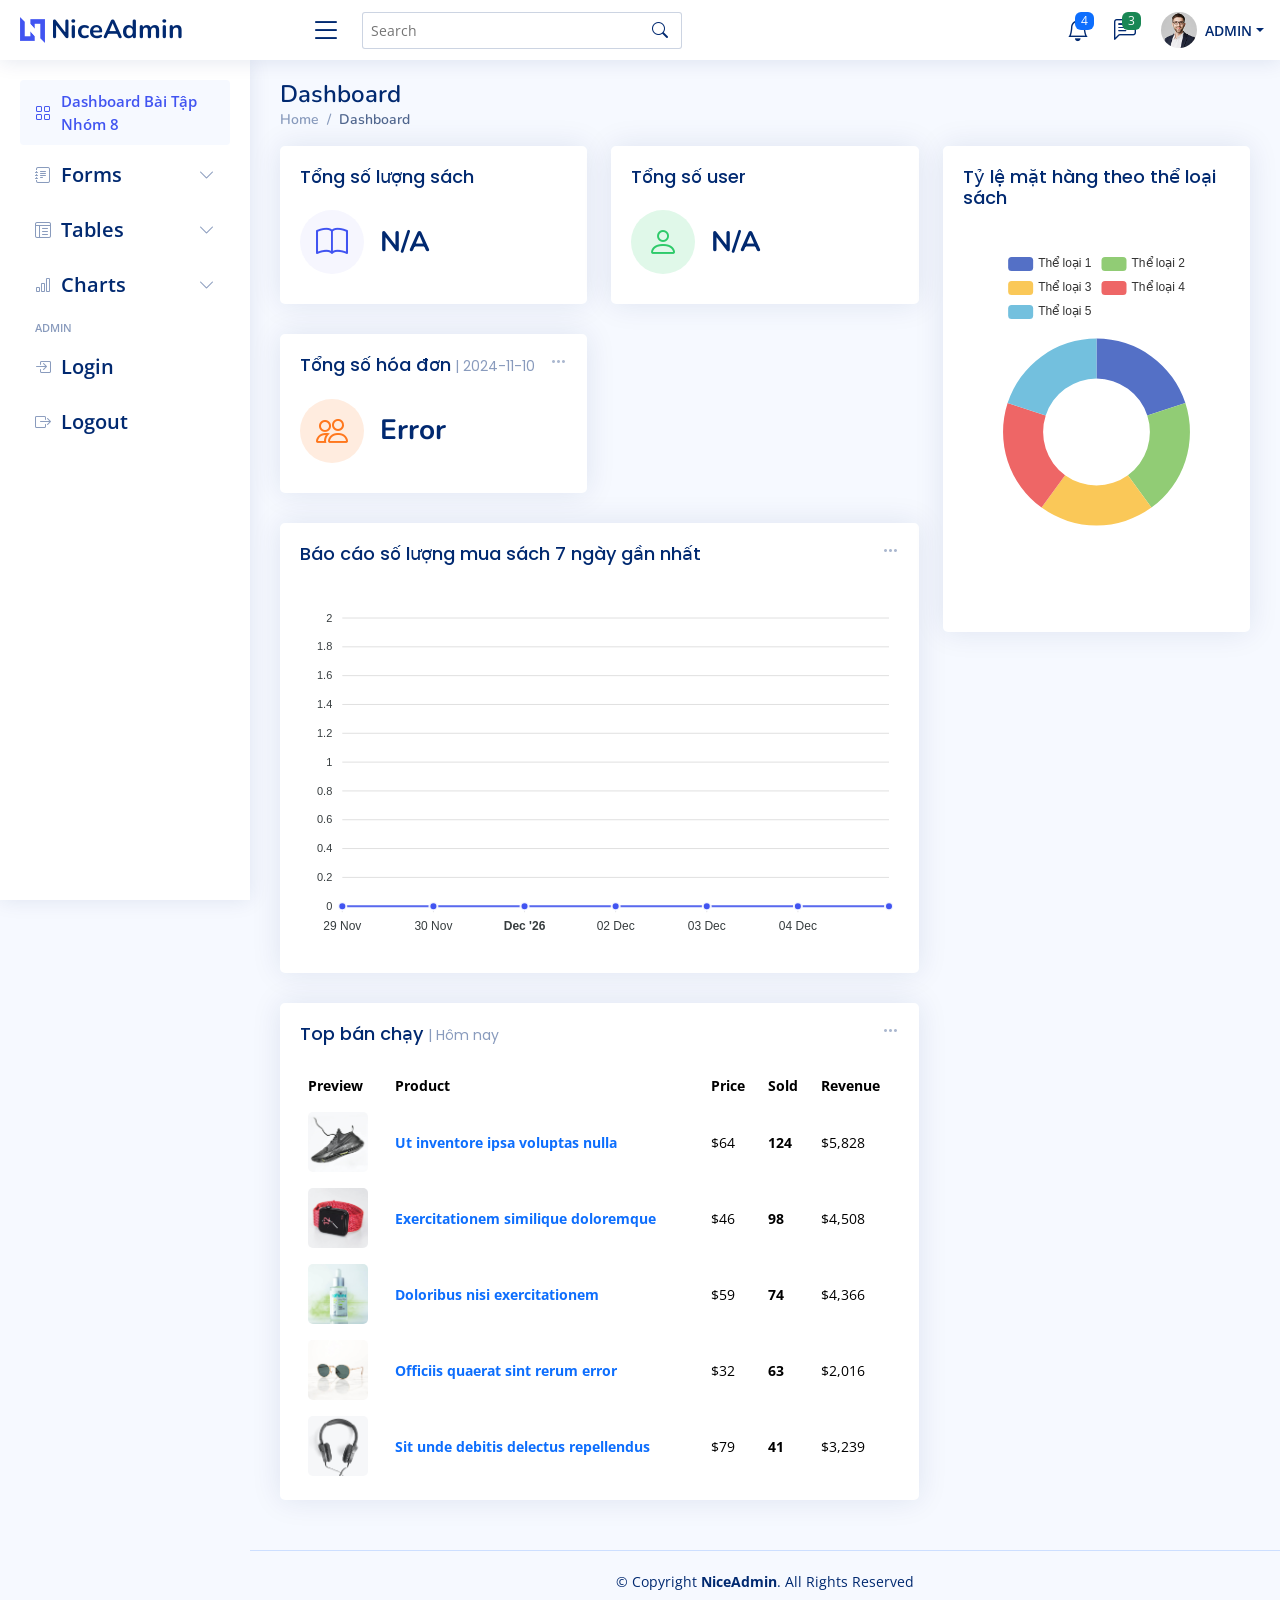
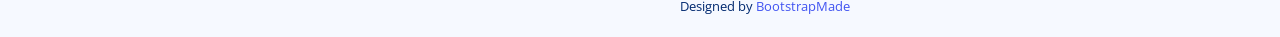
<file: web_ban_sach/front-end/NiceAdmin/index.html>
<!DOCTYPE html>
<html lang="en">

<head>
  <meta charset="utf-8">
  <meta content="width=device-width, initial-scale=1.0" name="viewport">

  <title>Dashboard - NiceAdmin Bootstrap Template</title>
  <meta content="" name="description">
  <meta content="" name="keywords">

  <!-- Favicons -->
  <link href="assets/img/favicon.png" rel="icon">
  <link href="assets/img/apple-touch-icon.png" rel="apple-touch-icon">

  <!-- Google Fonts -->
  <link href="https://fonts.gstatic.com" rel="preconnect">
  <link
    href="https://fonts.googleapis.com/css?family=Open+Sans:300,300i,400,400i,600,600i,700,700i|Nunito:300,300i,400,400i,600,600i,700,700i|Poppins:300,300i,400,400i,500,500i,600,600i,700,700i"
    rel="stylesheet">

  <!-- Vendor CSS Files -->
  <link href="assets/vendor/bootstrap/css/bootstrap.min.css" rel="stylesheet">
  <link href="assets/vendor/bootstrap-icons/bootstrap-icons.css" rel="stylesheet">
  <link href="assets/vendor/boxicons/css/boxicons.min.css" rel="stylesheet">
  <link href="assets/vendor/quill/quill.snow.css" rel="stylesheet">
  <link href="assets/vendor/quill/quill.bubble.css" rel="stylesheet">
  <link href="assets/vendor/remixicon/remixicon.css" rel="stylesheet">
  <link href="assets/vendor/simple-datatables/style.css" rel="stylesheet">

  <!-- Template Main CSS File -->
  <link href="assets/css/style.css" rel="stylesheet">

  <!-- =======================================================
  * Template Name: NiceAdmin
  * Template URL: https://bootstrapmade.com/nice-admin-bootstrap-admin-html-template/
  * Updated: Apr 20 2024 with Bootstrap v5.3.3
  * Author: BootstrapMade.com
  * License: https://bootstrapmade.com/license/
  ======================================================== -->
</head>

<body>

  <!-- ======= Header ======= -->
  <header id="header" class="header fixed-top d-flex align-items-center">

    <div class="d-flex align-items-center justify-content-between">
      <a href="index.html" class="logo d-flex align-items-center">
        <img src="assets/img/logo.png" alt="">
        <span class="d-none d-lg-block">NiceAdmin</span>
      </a>
      <i class="bi bi-list toggle-sidebar-btn"></i>
    </div><!-- End Logo -->

    <div class="search-bar">
      <form class="search-form d-flex align-items-center" method="POST" action="#">
        <input type="text" name="query" placeholder="Search" title="Enter search keyword">
        <button type="submit" title="Search"><i class="bi bi-search"></i></button>
      </form>
    </div><!-- End Search Bar -->

    <nav class="header-nav ms-auto">
      <ul class="d-flex align-items-center">

        <li class="nav-item d-block d-lg-none">
          <a class="nav-link nav-icon search-bar-toggle " href="#">
            <i class="bi bi-search"></i>
          </a>
        </li><!-- End Search Icon-->

        <li class="nav-item dropdown">

          <a class="nav-link nav-icon" href="#" data-bs-toggle="dropdown">
            <i class="bi bi-bell"></i>
            <span class="badge bg-primary badge-number">4</span>
          </a><!-- End Notification Icon -->

          <ul class="dropdown-menu dropdown-menu-end dropdown-menu-arrow notifications">
            <li class="dropdown-header">
              You have 4 new notifications
              <a href="#"><span class="badge rounded-pill bg-primary p-2 ms-2">View all</span></a>
            </li>
            <li>
              <hr class="dropdown-divider">
            </li>

            <li class="notification-item">
              <i class="bi bi-exclamation-circle text-warning"></i>
              <div>
                <h4>Lorem Ipsum</h4>
                <p>Quae dolorem earum veritatis oditseno</p>
                <p>30 min. ago</p>
              </div>
            </li>

            <li>
              <hr class="dropdown-divider">
            </li>

            <li class="notification-item">
              <i class="bi bi-x-circle text-danger"></i>
              <div>
                <h4>Atque rerum nesciunt</h4>
                <p>Quae dolorem earum veritatis oditseno</p>
                <p>1 hr. ago</p>
              </div>
            </li>

            <li>
              <hr class="dropdown-divider">
            </li>

            <li class="notification-item">
              <i class="bi bi-check-circle text-success"></i>
              <div>
                <h4>Sit rerum fuga</h4>
                <p>Quae dolorem earum veritatis oditseno</p>
                <p>2 hrs. ago</p>
              </div>
            </li>

            <li>
              <hr class="dropdown-divider">
            </li>

            <li class="notification-item">
              <i class="bi bi-info-circle text-primary"></i>
              <div>
                <h4>Dicta reprehenderit</h4>
                <p>Quae dolorem earum veritatis oditseno</p>
                <p>4 hrs. ago</p>
              </div>
            </li>

            <li>
              <hr class="dropdown-divider">
            </li>
            <li class="dropdown-footer">
              <a href="#">Show all notifications</a>
            </li>

          </ul><!-- End Notification Dropdown Items -->

        </li><!-- End Notification Nav -->

        <li class="nav-item dropdown">

          <a class="nav-link nav-icon" href="#" data-bs-toggle="dropdown">
            <i class="bi bi-chat-left-text"></i>
            <span class="badge bg-success badge-number">3</span>
          </a><!-- End Messages Icon -->

          <ul class="dropdown-menu dropdown-menu-end dropdown-menu-arrow messages">
            <li class="dropdown-header">
              You have 3 new messages
              <a href="#"><span class="badge rounded-pill bg-primary p-2 ms-2">View all</span></a>
            </li>
            <li>
              <hr class="dropdown-divider">
            </li>

            <li class="message-item">
              <a href="#">
                <img src="assets/img/messages-1.jpg" alt="" class="rounded-circle">
                <div>
                  <h4>Maria Hudson</h4>
                  <p>Velit asperiores et ducimus soluta repudiandae labore officia est ut...</p>
                  <p>4 hrs. ago</p>
                </div>
              </a>
            </li>
            <li>
              <hr class="dropdown-divider">
            </li>

            <li class="message-item">
              <a href="#">
                <img src="assets/img/messages-2.jpg" alt="" class="rounded-circle">
                <div>
                  <h4>Anna Nelson</h4>
                  <p>Velit asperiores et ducimus soluta repudiandae labore officia est ut...</p>
                  <p>6 hrs. ago</p>
                </div>
              </a>
            </li>
            <li>
              <hr class="dropdown-divider">
            </li>

            <li class="message-item">
              <a href="#">
                <img src="assets/img/messages-3.jpg" alt="" class="rounded-circle">
                <div>
                  <h4>David Muldon</h4>
                  <p>Velit asperiores et ducimus soluta repudiandae labore officia est ut...</p>
                  <p>8 hrs. ago</p>
                </div>
              </a>
            </li>
            <li>
              <hr class="dropdown-divider">
            </li>

            <li class="dropdown-footer">
              <a href="#">Show all messages</a>
            </li>

          </ul><!-- End Messages Dropdown Items -->

        </li><!-- End Messages Nav -->

        <li class="nav-item dropdown pe-3">

          <a class="nav-link nav-profile d-flex align-items-center pe-0" href="#" data-bs-toggle="dropdown">
            <img src="assets/img/profile-img.jpg" alt="Profile" class="rounded-circle">
            <span class="d-none d-md-block dropdown-toggle ps-2">ADMIN</span>
          </a><!-- End Profile Iamge Icon -->

          <ul class="dropdown-menu dropdown-menu-end dropdown-menu-arrow profile">
            <li class="dropdown-header">
              <h6>Kevin Anderson</h6>
              <span>Web Designer</span>
            </li>
            <li>
              <hr class="dropdown-divider">
            </li>

            <li>
              <a class="dropdown-item d-flex align-items-center" href="users-profile.html">
                <i class="bi bi-person"></i>
                <span>My Profile</span>
              </a>
            </li>
            <li>
              <hr class="dropdown-divider">
            </li>

            <li>
              <a class="dropdown-item d-flex align-items-center" href="users-profile.html">
                <i class="bi bi-gear"></i>
                <span>Account Settings</span>
              </a>
            </li>
            <li>
              <hr class="dropdown-divider">
            </li>

            <li>
              <a class="dropdown-item d-flex align-items-center" href="pages-faq.html">
                <i class="bi bi-question-circle"></i>
                <span>Need Help?</span>
              </a>
            </li>
            <li>
              <hr class="dropdown-divider">
            </li>

            <li>
              <a class="dropdown-item d-flex align-items-center" href="pages-login.html">
                <i class="bi bi-box-arrow-right"></i>
                <span>Sign Out</span>
              </a>
            </li>

          </ul><!-- End Profile Dropdown Items -->
        </li><!-- End Profile Nav -->

      </ul>
    </nav><!-- End Icons Navigation -->

  </header><!-- End Header -->

  <!-- ======= Sidebar ======= -->
  <aside id="sidebar" class="sidebar">

    <ul class="sidebar-nav" id="sidebar-nav">

      <li class="nav-item">
        <a class="nav-link " href="index.html">
          <i class="bi bi-grid"></i>
          <span>Dashboard Bài Tập Nhóm 8 </span>
        </a>
      </li><!-- End Dashboard Nav -->

     

      <li class="nav-item">
        <a class="nav-link collapsed" data-bs-target="#forms-nav" data-bs-toggle="collapse" href="#">
          <i class="bi bi-journal-text"></i><span>Forms</span><i class="bi bi-chevron-down ms-auto"></i>
        </a>
        <ul id="forms-nav" class="nav-content collapse " data-bs-parent="#sidebar-nav">
          <li>
            <a href="forms-elements.html">
              <i class="bi bi-circle"></i><span>Form Nhập Sách</span>
            </a>
          </li>
          <li>
            <a href="forms-edit.html">
              <i class="bi bi-circle"></i><span>Form sửa sách</span>
            </a>
          </li>
        </ul>
      </li><!-- End Forms Nav -->

      <li class="nav-item">
        <a class="nav-link collapsed" data-bs-target="#tables-nav" data-bs-toggle="collapse" href="#">
          <i class="bi bi-layout-text-window-reverse"></i><span>Tables</span><i class="bi bi-chevron-down ms-auto"></i>
        </a>
        <ul id="tables-nav" class="nav-content collapse " data-bs-parent="#sidebar-nav">
          <li>
            <a href="tables-general.html">
              <i class="bi bi-circle"></i><span>Danh sách sách theo thể loại</span>
            </a>
          </li>
          <li>
            <a href="tables-data.html">
              <i class="bi bi-circle"></i><span>Danh sách tất cả sách</span>
            </a>
          </li>
        </ul>
      </li><!-- End Tables Nav -->

      <li class="nav-item">
        <a class="nav-link collapsed" data-bs-target="#charts-nav" data-bs-toggle="collapse" href="#">
          <i class="bi bi-bar-chart"></i><span>Charts</span><i class="bi bi-chevron-down ms-auto"></i>
        </a>
        <ul id="charts-nav" class="nav-content collapse " data-bs-parent="#sidebar-nav">
          <li>
            <a href="charts-chartjs.html">
              <i class="bi bi-circle"></i><span>Hóa đơn</span>
            </a>
          </li>
          <li>
            <a href="charts-apexcharts.html">
              <i class="bi bi-circle"></i><span>ApexCharts</span>
            </a>
          </li>
          <li>
            <a href="charts-echarts.html">
              <i class="bi bi-circle"></i><span>ECharts</span>
            </a>
          </li>
        </ul>
      </li><!-- End Charts Nav -->

      <li class="nav-heading">Admin</li>

      <li class="nav-item">
        <a class="nav-link collapsed" href="pages-login.html">
          <i class="bi bi-box-arrow-in-right"></i>
          <span>Login</span>
        </a>
        <li class="nav-item">
          <a class="nav-link collapsed" href="pages-login.html">
            <i class="bi bi-box-arrow-right"></i>
            <span>Logout</span>
          </a>
        </li><!--End Icon Logout -->

    </ul>

  </aside><!-- End Sidebar-->

  <main id="main" class="main">

    <div class="pagetitle">
      <h1>Dashboard</h1>
      <nav>
        <ol class="breadcrumb">
          <li class="breadcrumb-item"><a href="index.html">Home</a></li>
          <li class="breadcrumb-item active">Dashboard</li>
        </ol>
      </nav>
    </div><!-- End Page Title -->

    <section class="section dashboard">
      <div class="row">

        <!-- Left side columns -->
        <div class="col-lg-8">
          <div class="row">

            <!-- Sales Card -->
            <div class="col-xxl-4 col-md-6">
              <div class="card info-card sales-card">

                <div class="card-body">
                  <h5 class="card-title">Tổng số lượng sách</h5>

                  <div class="d-flex align-items-center">
                    <div class="card-icon rounded-circle d-flex align-items-center justify-content-center">
                      <i class="bi bi-book"></i>
                    </div>
                    <div class="ps-3">
                      <h6 id="tongSoLuongSach">N/A</h6>

                    </div>
                  </div>
                </div>

              </div>
            </div><!-- End Sales Card -->

            <!-- Revenue Card -->
            <div class="col-xxl-4 col-md-6">
              <div class="card info-card revenue-card">

                <div class="card-body">
                  <h5 class="card-title">Tổng số user </h5>

                  <div class="d-flex align-items-center">
                    <div class="card-icon rounded-circle d-flex align-items-center justify-content-center">
                      <i class="bi bi-person"></i>
                    </div>
                    <div class="ps-3">
                      <h6 id="tongsoluonguser">N/A</h6>
                      <!-- <span class="text-success small pt-1 fw-bold">+8%</span> <span -->
                        <!-- class="text-muted small pt-2 ps-1">increase</span> -->

                    </div>
                  </div>
                </div>

              </div>
            </div><!-- End Revenue Card -->

            <!-- Customers Card -->
            <div class="col-xxl-4 col-xl-6">

              <div class="card info-card customers-card">

                <div class="filter">
                  <a class="icon" href="#" data-bs-toggle="dropdown"><i class="bi bi-three-dots"></i></a>
                  <ul class="dropdown-menu dropdown-menu-end dropdown-menu-arrow">
                    <li class="dropdown-header text-start">
                      <h6>Tổng hóa đơn theo</h6>
                    </li>

                    <li><a class="dropdown-item" href="#" onclick="fetchToday()">Hôm nay</a></li>
                    <li><a class="dropdown-item" href="#" onclick="fetchThisMonth()">Tháng này</a></li>
                    <li><a class="dropdown-item" href="#" onclick="fetchThisYear()">Năm nay</a></li>
            
                  </ul>
                </div>

                <div class="card-body">
                  <h5 class="card-title">Tổng số hóa đơn<span id="date-span"> | 2024-11-10</span></h5>

                  <div class="d-flex align-items-center">
                    <div class="card-icon rounded-circle d-flex align-items-center justify-content-center">
                      <i class="bi bi-people"></i>
                    </div>
                    <div class="ps-3">
                      <h6 id="count_hoadon">1244</h6>
                    </div>
                  </div>

                </div>
              </div>
            </div><!-- End Customers Card -->
            
            <!-- Reports -->
            <div class="col-12">
              <div class="card">

                <div class="filter">
                  <a class="icon" href="#" data-bs-toggle="dropdown"><i class="bi bi-three-dots"></i></a>
                  <ul class="dropdown-menu dropdown-menu-end dropdown-menu-arrow">
                    <li class="dropdown-header text-start">
                      <h6>Theo</h6>
                    </li>

                    <li><a class="dropdown-item" href="#">Hôm nay</a></li>
                    <li><a class="dropdown-item" href="#">Theo tháng</a></li>
                    <li><a class="dropdown-item" href="#">Theo năm</a></li>
                  </ul>
                </div>

                <div class="card-body">
                  <h5 class="card-title">Báo cáo số lượng mua sách 7 ngày gần nhất</h5>

                  <!-- Line Chart -->
                  <div id="reportsChart"></div>

                  <script>
                  // URL API cơ bản
                  const API_BASE_URL = "http://127.0.0.1:5000/hoa_don_date/";

                  // Hàm để lấy dữ liệu cho một ngày cụ thể
                  async function fetchInvoiceDataForDate(date) {
                    try {
                      const response = await fetch(`${API_BASE_URL}${date}`);
                      if (!response.ok) {
                        throw new Error(`HTTP error! status: ${response.status}`);
                      }
                      const data = await response.json();
                      return data.total_invoices || 0; // Trả về số lượng hóa đơn hoặc 0 nếu không có dữ liệu
                    } catch (error) {
                      console.error(`Error fetching data for date ${date}:`, error);
                      return 0;
                    }
                  }

                  // Hàm để lấy dữ liệu trong 7 ngày gần nhất
                  async function fetchDataForLast7Days() {
                    const dates = [];
                    const today = new Date();

                    // Lấy 7 ngày gần nhất
                    for (let i = 6; i >= 0; i--) {
                      const date = new Date(today);
                      date.setDate(today.getDate() - i);
                      const formattedDate = date.toISOString().split('T')[0];
                      dates.push(formattedDate);
                    }

                    const data = {
                      labels: dates,
                      totalInvoices: [],
                    };

                    // Lấy dữ liệu từng ngày
                    for (const date of dates) {
                      const totalInvoices = await fetchInvoiceDataForDate(date);
                      data.totalInvoices.push(totalInvoices);
                    }

                    return data;
                  }

                  // Hàm khởi tạo Line Chart
                  async function initLineChart() {
                    const chartData = await fetchDataForLast7Days();

                    new ApexCharts(document.querySelector("#reportsChart"), {
                      series: [
                        {
                          name: 'Số lượng hóa đơn',
                          data: chartData.totalInvoices,
                        },
                      ],
                      chart: {
                        height: 350,
                        type: 'line', // Sử dụng Line Chart
                        toolbar: {
                          show: false,
                        },
                      },
                      markers: {
                        size: 4,
                      },
                      colors: ['#4154f1'], // Màu cho đường biểu diễn
                      stroke: {
                        curve: 'smooth',
                        width: 2,
                      },
                      xaxis: {
                        type: 'datetime',
                        categories: chartData.labels, // Ngày hiển thị trên trục X
                      },
                      tooltip: {
                        x: {
                          format: 'yyyy-MM-dd',
                        },
                      },
                    }).render();
                  }

// Khởi chạy khi DOM sẵn sàng
document.addEventListener("DOMContentLoaded", initLineChart);

                  </script>
                  <!-- End Line Chart -->

                </div>

              </div>
            </div><!-- End Reports -->

            <!-- Top Selling -->
            <div class="col-12">
              <div class="card top-selling overflow-auto">

                <div class="filter">
                  <a class="icon" href="#" data-bs-toggle="dropdown"><i class="bi bi-three-dots"></i></a>
                  <ul class="dropdown-menu dropdown-menu-end dropdown-menu-arrow">
                    <li class="dropdown-header text-start">
                      <h6>Theo</h6>
                    </li>

                    <li><a class="dropdown-item" href="#">Hôm nay</a></li>
                    <li><a class="dropdown-item" href="#">Theo tháng</a></li>
                    <li><a class="dropdown-item" href="#">Theo năm</a></li>
                  </ul>
                </div>

                <div class="card-body pb-0">
                  <h5 class="card-title">Top bán chạy <span>| Hôm nay</span></h5>

                  <table class="table table-borderless">
                    <thead>
                      <tr>
                        <th scope="col">Preview</th>
                        <th scope="col">Product</th>
                        <th scope="col">Price</th>
                        <th scope="col">Sold</th>
                        <th scope="col">Revenue</th>
                      </tr>
                    </thead>
                    <tbody>
                      <tr>
                        <th scope="row"><a href="#"><img src="assets/img/product-1.jpg" alt=""></a></th>
                        <td><a href="#" class="text-primary fw-bold">Ut inventore ipsa voluptas nulla</a></td>
                        <td>$64</td>
                        <td class="fw-bold">124</td>
                        <td>$5,828</td>
                      </tr>
                      <tr>
                        <th scope="row"><a href="#"><img src="assets/img/product-2.jpg" alt=""></a></th>
                        <td><a href="#" class="text-primary fw-bold">Exercitationem similique doloremque</a></td>
                        <td>$46</td>
                        <td class="fw-bold">98</td>
                        <td>$4,508</td>
                      </tr>
                      <tr>
                        <th scope="row"><a href="#"><img src="assets/img/product-3.jpg" alt=""></a></th>
                        <td><a href="#" class="text-primary fw-bold">Doloribus nisi exercitationem</a></td>
                        <td>$59</td>
                        <td class="fw-bold">74</td>
                        <td>$4,366</td>
                      </tr>
                      <tr>
                        <th scope="row"><a href="#"><img src="assets/img/product-4.jpg" alt=""></a></th>
                        <td><a href="#" class="text-primary fw-bold">Officiis quaerat sint rerum error</a></td>
                        <td>$32</td>
                        <td class="fw-bold">63</td>
                        <td>$2,016</td>
                      </tr>
                      <tr>
                        <th scope="row"><a href="#"><img src="assets/img/product-5.jpg" alt=""></a></th>
                        <td><a href="#" class="text-primary fw-bold">Sit unde debitis delectus repellendus</a></td>
                        <td>$79</td>
                        <td class="fw-bold">41</td>
                        <td>$3,239</td>
                      </tr>
                    </tbody>
                  </table>

                </div>

              </div>
            </div><!-- End Top Selling -->

          </div>
        </div><!-- End Left side columns -->

        <!-- Right side columns -->
        <div class="col-lg-4 h-100">

          <!-- Website Traffic -->
          <div class="card">

            <div class="card-body pb-0">
              <h5 class="card-title">Tỷ lệ mặt hàng theo thể loại sách</h5>

              <div id="trafficChart" style="min-height: 400px;" class="echart"></div>

              <script>
                document.addEventListener("DOMContentLoaded", () => {
                  echarts.init(document.querySelector("#trafficChart")).setOption({
                    tooltip: {
                      trigger: 'item'
                    },
                    legend: {
                      top: '5%',
                      left: 'center'
                    },
                    series: [{
                      name: 'Access From',
                      type: 'pie',
                      radius: ['40%', '70%'],
                      avoidLabelOverlap: false,
                      label: {
                        show: false,
                        position: 'center'
                      },
                      emphasis: {
                        label: {
                          show: true,
                          fontSize: '18',
                          fontWeight: 'bold'
                        }
                      },
                      labelLine: {
                        show: false
                      },
                      data: [{
                        value: 0,
                        name: 'Thể thao'
                      },
                      {
                        value: 0,
                        name: 'Hoodie'
                      },
                      {
                        value: 0,
                        name: 'Công sở'
                      },
                      {
                        value: 0,
                        name: 'Trẻ em'
                      },
                      {
                        value: 0,
                        name: 'Sexy'
                      }
                      ]
                    }]
                  });
                });
              </script>

            </div>
          </div><!-- End Website Traffic -->



        </div><!-- End Right side columns -->

      </div>
    </section>

  </main><!-- End #main -->

  <!-- ======= Footer ======= -->
  <footer id="footer" class="footer">
    <div class="copyright">
      &copy; Copyright <strong><span>NiceAdmin</span></strong>. All Rights Reserved
    </div>
    <div class="credits">
      <!-- All the links in the footer should remain intact. -->
      <!-- You can delete the links only if you purchased the pro version. -->
      <!-- Licensing information: https://bootstrapmade.com/license/ -->
      <!-- Purchase the pro version with working PHP/AJAX contact form: https://bootstrapmade.com/nice-admin-bootstrap-admin-html-template/ -->
      Designed by <a href="https://bootstrapmade.com/">BootstrapMade</a>
    </div>
  </footer><!-- End Footer -->

  <a href="#" class="back-to-top d-flex align-items-center justify-content-center"><i
      class="bi bi-arrow-up-short"></i></a>

  <!-- Vendor JS Files -->
  <script src="assets/vendor/apexcharts/apexcharts.min.js"></script>
  <script src="assets/vendor/bootstrap/js/bootstrap.bundle.min.js"></script>
  <script src="assets/vendor/chart.js/chart.umd.js"></script>
  <script src="assets/vendor/echarts/echarts.min.js"></script>
  <script src="assets/vendor/quill/quill.js"></script>
  <script src="assets/vendor/simple-datatables/simple-datatables.js"></script>
  <script src="assets/vendor/tinymce/tinymce.min.js"></script>
  <script src="assets/vendor/php-email-form/validate.js"></script>

  <script src="assets/js/index.js"></script>

</body>

</html>
</file>
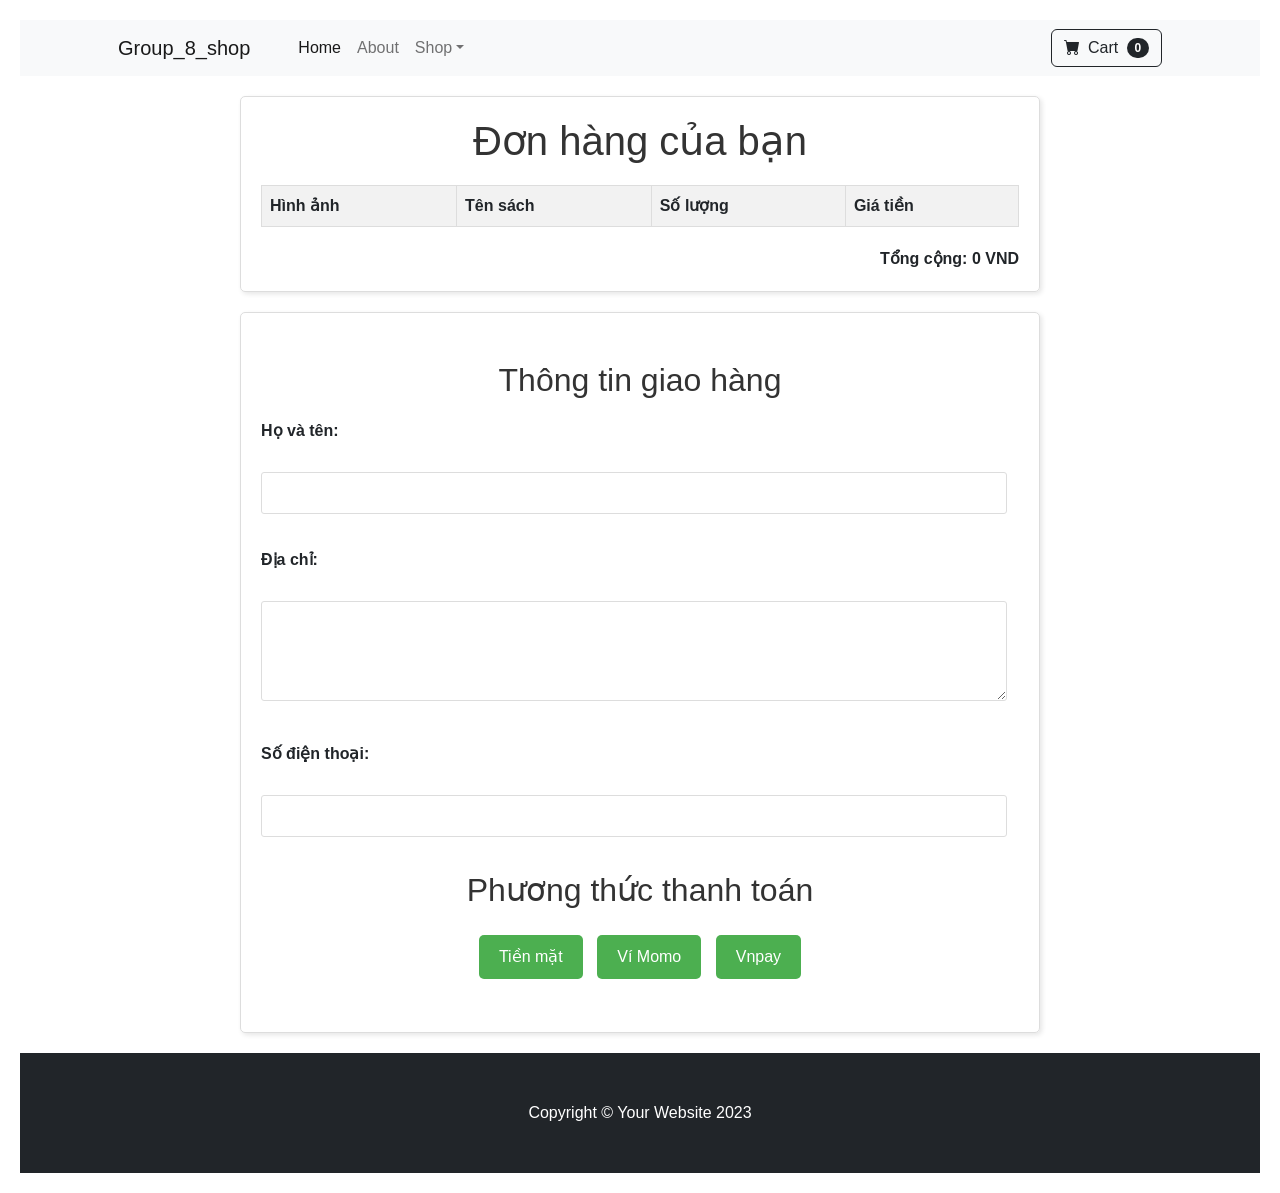
<file: web_ban_sach/front-end/Giao_dien_web ban_hang/checkout.html>
<!DOCTYPE html>
<html lang="en">

<head>
    <meta charset="utf-8" />
    <meta name="viewport" content="width=device-width, initial-scale=1, shrink-to-fit=no" />
    <meta name="description" content="" />
    <meta name="author" content="" />
    <title>Welcome to group 8</title>
    <!-- Favicon-->
    <link rel="icon" type="image/x-icon" href="assets/favicon.ico" />
    <!-- Bootstrap icons-->
    <link href="https://cdn.jsdelivr.net/npm/bootstrap-icons@1.5.0/font/bootstrap-icons.css" rel="stylesheet" />
    <!-- Bootstrap CSS -->
    <link href="https://maxcdn.bootstrapcdn.com/bootstrap/5.3.0/css/bootstrap.min.css" rel="stylesheet">
    <!-- Bootstrap JS -->
    <script src="https://maxcdn.bootstrapcdn.com/bootstrap/5.3.0/js/bootstrap.bundle.min.js"></script>

    <!-- Core theme CSS (includes Bootstrap)-->
    <link href="css/styles.css" rel="stylesheet" />
    <link rel="stylesheet" href="checkout.css">
    <style>
         body {
            font-family: sans-serif;
            margin: 20px;
        }
        table {
            width: 100%;
            border-collapse: collapse;
            margin-bottom: 20px;
        }
        th, td {
            border: 1px solid #ddd;
            padding: 8px;
            text-align: left;
        }
        th {
            background-color: #f2f2f2;
        }
        img {
            max-width: 80px;
            height: auto;
        }
        .total {
            font-weight: bold;
            text-align: right;
        }
        .payment-buttons button {
            padding: 10px 20px;
            margin: 5px;
            border: none;
            background-color: #4CAF50;
            color: white;
            cursor: pointer;
        }
        .payment-buttons button:hover {
            background-color: #45a049;
        }
        #update-quantity-modal {
            display: none;
            position: fixed; /* Sử dụng fixed để modal luôn ở giữa màn hình */
            top: 50%;
            left: 50%;
            transform: translate(-50%, -50%);
            background-color: rgba(255, 255, 255, 0.9);
            border: 1px solid black;
            padding: 20px;
            z-index: 1000;
            box-shadow: 0 4px 8px rgba(0,0,0,0.2);
        }
    </style>
    <script>
        let currentSlide = 0; // Chỉ số bắt đầu từ 0
        let slides; // Khai báo biến để lưu trữ các slide

        function showSlide(index) {
            slides = document.getElementsByClassName('slide-container'); // Lấy tất cả các slide
            for (let i = 0; i < slides.length; i++) {
                slides[i].classList.remove('active'); // Gỡ bỏ lớp active
            }
            slides[index].classList.add('active'); // Thêm lớp active cho slide hiện tại
        }

        function next() {
            currentSlide = (currentSlide + 1) % slides.length; // Tăng index, và quay lại đầu nếu vượt quá số lượng slide
            showSlide(currentSlide);
        }

        function prev() {
            currentSlide = (currentSlide - 1 + slides.length) % slides.length; // Giảm index, và quay về cuối nếu nhỏ hơn 0
            showSlide(currentSlide);
        }
        

        // Hiển thị slide đầu tiên khi tải trang
        document.addEventListener('DOMContentLoaded', () => {
            showSlide(currentSlide);
        });
        
    </script>
</head>
<body>
    <!-- Navigation-->
    <nav class="navbar navbar-expand-lg navbar-light bg-light">
        <div class="container px-4 px-lg-5">
            <a class="navbar-brand" href="/front-end/Giao_dien_web ban_hang/index.html">Group_8_shop</a>
            <button class="navbar-toggler" type="button" data-bs-toggle="collapse"
                data-bs-target="#navbarSupportedContent" aria-controls="navbarSupportedContent" aria-expanded="false"
                aria-label="Toggle navigation"><span class="navbar-toggler-icon"></span></button>
            <div class="collapse navbar-collapse" id="navbarSupportedContent">
                <ul class="navbar-nav me-auto mb-2 mb-lg-0 ms-lg-4">
                    <li class="nav-item"><a class="nav-link active" aria-current="page"
                            href="/front-end/Giao_dien_web ban_hang/index.html">Home</a></li>
                    <li class="nav-item"><a class="nav-link" href="#!">About</a></li>
                    <li class="nav-item dropdown">
                        <a class="nav-link dropdown-toggle" id="navbarDropdown" href="#" role="button"
                            data-bs-toggle="dropdown" aria-expanded="false">Shop</a>
                        <ul class="dropdown-menu" aria-labelledby="navbarDropdown">
                            <li><a class="dropdown-item" href="/front-end/home.html">Thêm sách mới</a></li>
                            <li>
                                <hr class="dropdown-divider" />
                            </li>
                            <li><a class="dropdown-item" href="table_book.html">Xem các loại sách</a></li>
                            <li><a class="dropdown-item" href="#!">New Arrivals</a></li>
                        </ul>
                    </li>
                </ul>
                <!-- Nút giỏ hàng -->
                <form class="d-flex">
                    <button class="btn btn-outline-dark" type="button" data-bs-toggle="modal"
                        data-bs-target="#cartModal">
                        <i class="bi-cart-fill me-1"></i>
                        Cart
                        <span class="badge bg-dark text-white ms-1 rounded-pill" id="cart-count">0</span>
                    </button>
                </form>
    <!-- Modal hiển thị giỏ hàng -->
                <div class="modal fade" id="cartModal" tabindex="-1" aria-labelledby="cartModalLabel" aria-hidden="true">
                    <div class="modal-dialog modal-lg">
                        <div class="modal-content">
                            <div class="modal-header">
                                <h5 class="modal-title" id="cartModalLabel">Giỏ hàng</h5>
                                <button type="button" class="btn-close" data-bs-dismiss="modal" aria-label="Close"></button>
                            </div>
                            <div class="modal-body">
                                <table class="table table-bordered" id="cart-table">
                                    <thead>
                                        <tr>
                                            <th>Hình ảnh</th>
                                            <th>Tên sách</th>
                                            <th>Số lượng</th>
                                            <th>Giá tiền</th>
                                            <th>Thành tiền</th>
                                            <th>Delete</th>
                                        </tr>
                                    </thead>
                                    <tbody>
                                        <!-- Nội dung giỏ hàng sẽ được chèn vào đây -->
                                    </tbody>
                                </table>

                                <!-- Modal cập nhật số lượng -->
                                <div id="update-quantity-modal" style="display: none; 
                                    position: absolute; 
                                    left: 50%; /* Đặt bên trái ở giữa */
                                    transform: translateX(-50%); /* Dịch sang bên trái 50% để căn giữa */
                                    background-color: rgba(255, 255, 255, 0.9); /* Màu nền trong suốt */
                                    border: 1px solid black; 
                                    padding: 20px; 
                                    z-index: 1000; 
                                    box-shadow: 0 4px 8px rgba(0,0,0,0.2);
                                    margin-top: 20px; /* Khoảng cách giữa bảng giỏ hàng và modal */
                                    ">
                                    <h2>Cập nhật số lượng</h2>
                                    <table>
                                        <tr>
                                            <td>Số lượng:</td>
                                            <td><input type="number" id="update-quantity-input" min="1"></td>
                                        </tr>
                                    </table>
                                    <button id="confirm-update-button">Xác nhận</button>
                                    <button onclick="document.getElementById('update-quantity-modal').style.display='none'">Hủy</button>
                                </div>
                            </div>
                            <div class="modal-footer">
                                <button type="button" class="btn btn-secondary" data-bs-dismiss="modal">Đóng</button>
                                <button type="button" class="btn btn-primary">Thanh toán</button>  
                            </div>
                        </div>
                    </div>
                </div>

            </div>
        </div>
    </nav>
    <header>
        <h1>Đơn hàng của bạn</h1>

        <table id="cart-table">
            <thead>
                <tr>
                    <th>Hình ảnh</th>
                    <th>Tên sách</th>
                    <th>Số lượng</th>
                    <th>Giá tiền</th>
                </tr>
            </thead>
            <tbody>
                </tbody>
        </table>

        <div class="total">Tổng cộng: <span id="total-price">0 VND</span></div>

        
    </header>
    <!-- Section-->
    <section class="py-5">
        <h2>Thông tin giao hàng</h2>

        <label for="name">Họ và tên:</label><br>
        <input type="text" id="name" name="name" required><br><br>

        <label for="address">Địa chỉ:</label><br>
        <textarea id="address" name="address" required></textarea><br><br>

        <label for="phone">Số điện thoại:</label><br>
        <input type="tel" id="phone" name="phone" required><br><br>

        <h2>Phương thức thanh toán</h2>
        <div class="payment-buttons">
            <button onclick="alert('Đã chọn thanh toán bằng tiền mặt')">Tiền mặt</button>
            <button onclick="alert('Đã chọn thanh toán bằng Ví Momo')">Ví Momo</button>
            <button onclick="alert('Đã chọn thanh toán bằng Vnpay')">Vnpay</button>
        </div>
    </section>
    
   
    
    <footer class="py-5 bg-dark">
        <div class="container">
            <p class="m-0 text-center text-white">Copyright &copy; Your Website 2023</p>
        </div>
    </footer>
    <!-- Bootstrap core JS-->
    <script src="https://cdn.jsdelivr.net/npm/bootstrap@5.2.3/dist/js/bootstrap.bundle.min.js"></script>
    <!-- Core theme JS-->
    <script src="js/scripts.js"></script>
    <script>
        document.addEventListener("DOMContentLoaded", function () {
    document.getElementById("Thanh_Toan").addEventListener("click", async function() {
        const user_id = 1;

        try {
            const response = await fetch("http://127.0.0.1:5000/add_hoa_don", {
                method: "POST",
                headers: {
                    "Content-Type": "application/json"
                },
                body: JSON.stringify({ user_id })
            });

            const data = await response.json();

            if (data.message === "Hóa đơn đã được thêm thành công!") {
                alert(`Hóa đơn đã được tạo thành công! ID hóa đơn: ${data.id_hoaDon}`);
                cart = []; // Xóa giỏ hàng sau khi thanh toán
                updateCartDisplay(cart); // Cập nhật lại giỏ hàng
            } else {
                alert(`Lỗi: ${data.message}`);
            }
        } catch (error) {
            console.error("Lỗi khi tạo hóa đơn:", error);
            alert("Đã xảy ra lỗi khi tạo hóa đơn. Vui lòng thử lại!");
        }
    });
});

    </script>
</body>
</file>
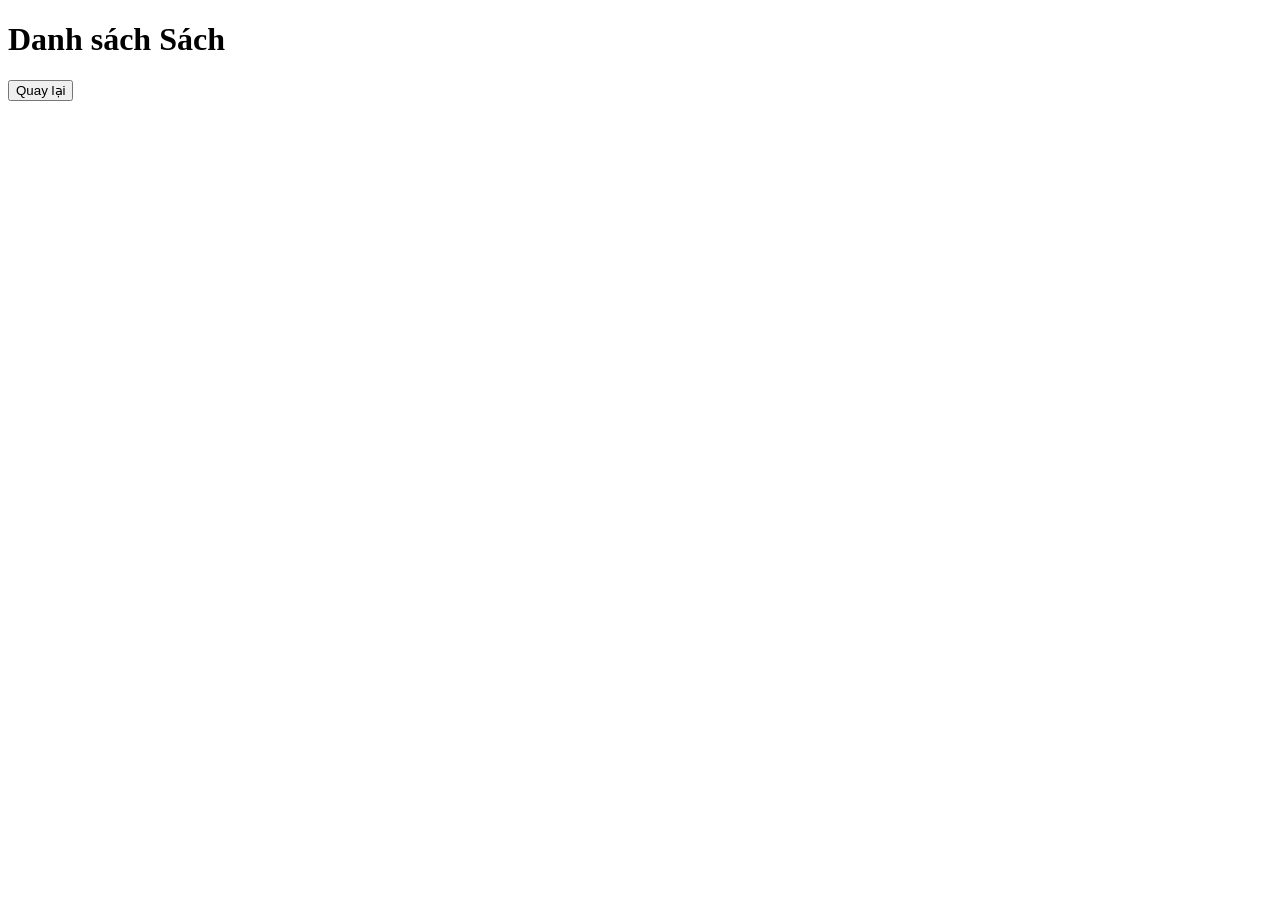
<file: web_ban_sach/front-end/Giao_dien_web ban_hang/table_book.html>
<!DOCTYPE html>
<html lang="vi">
<head>
    <meta charset="UTF-8">
    <meta name="viewport" content="width=device-width, initial-scale=1.0">
    <title>Quản lý Sách</title>
    <style>
        table {
            width: 100%;
            border-collapse: collapse;
            display: none; /* Ẩn bảng ban đầu */
        }
        table, th, td {
            border: 1px solid black;
        }
        th, td {
            padding: 8px;
            text-align: left;
        }
    </style>
    <script>
        function goBack() {
            window.history.back(); // Quay lại trang trước đó
        }
    </script>
</head>
<body>

<h1>Danh sách Sách</h1>
<!-- <button id="fetch-button">Hiện thị danh sách sách</button> Nút để gọi hàm -->
<button onclick="goBack()">Quay lại</button> <!-- Nút để gọi hàm -->
<table id="books-table">
    <thead>
        <tr>
            <th>ID</th>
            <th>Tên Sách</th>
            <th>Số Trang</th>
            <th>ID Tác Giả</th>
            <th>ID Thể Loại</th>
        </tr>
    </thead>
    <tbody>
        <!-- Dữ liệu sách sẽ được thêm vào đây -->
    </tbody>
</table>

<script>
    async function fetchBooks() {
        try {
            const response = await fetch('http://127.0.0.1:5000/book-management/books');
            if (!response.ok) {
                throw new Error('Mạng không phản hồi');
            }
            const books = await response.json();
            const tableBody = document.getElementById('books-table').querySelector('tbody');

            // Xóa nội dung hiện tại
            tableBody.innerHTML = '';

            // Thêm từng sách vào bảng
            books.forEach(book => {
                const row = document.createElement('tr');
                row.innerHTML = `
                    <td>${book.id}</td>
                    <td>${book.name}</td>
                    <td>${book.page_count}</td>
                    <td>${book.author_id}</td>
                    <td>${book.category_id}</td>
                `;
                tableBody.appendChild(row);
            });

            // Hiện bảng sau khi đã thêm dữ liệu
            document.getElementById('books-table').style.display = 'table'; 
        } catch (error) {
            alert('Có lỗi xảy ra: ' + error.message);
        }
    }

    // Gọi hàm fetchBooks khi nút được nhấn
    // document.getElementById('fetch-button').addEventListener('click', fetchBooks);
        
        window.onload = fetchBooks;

</script>

</body>
</html>
</file>
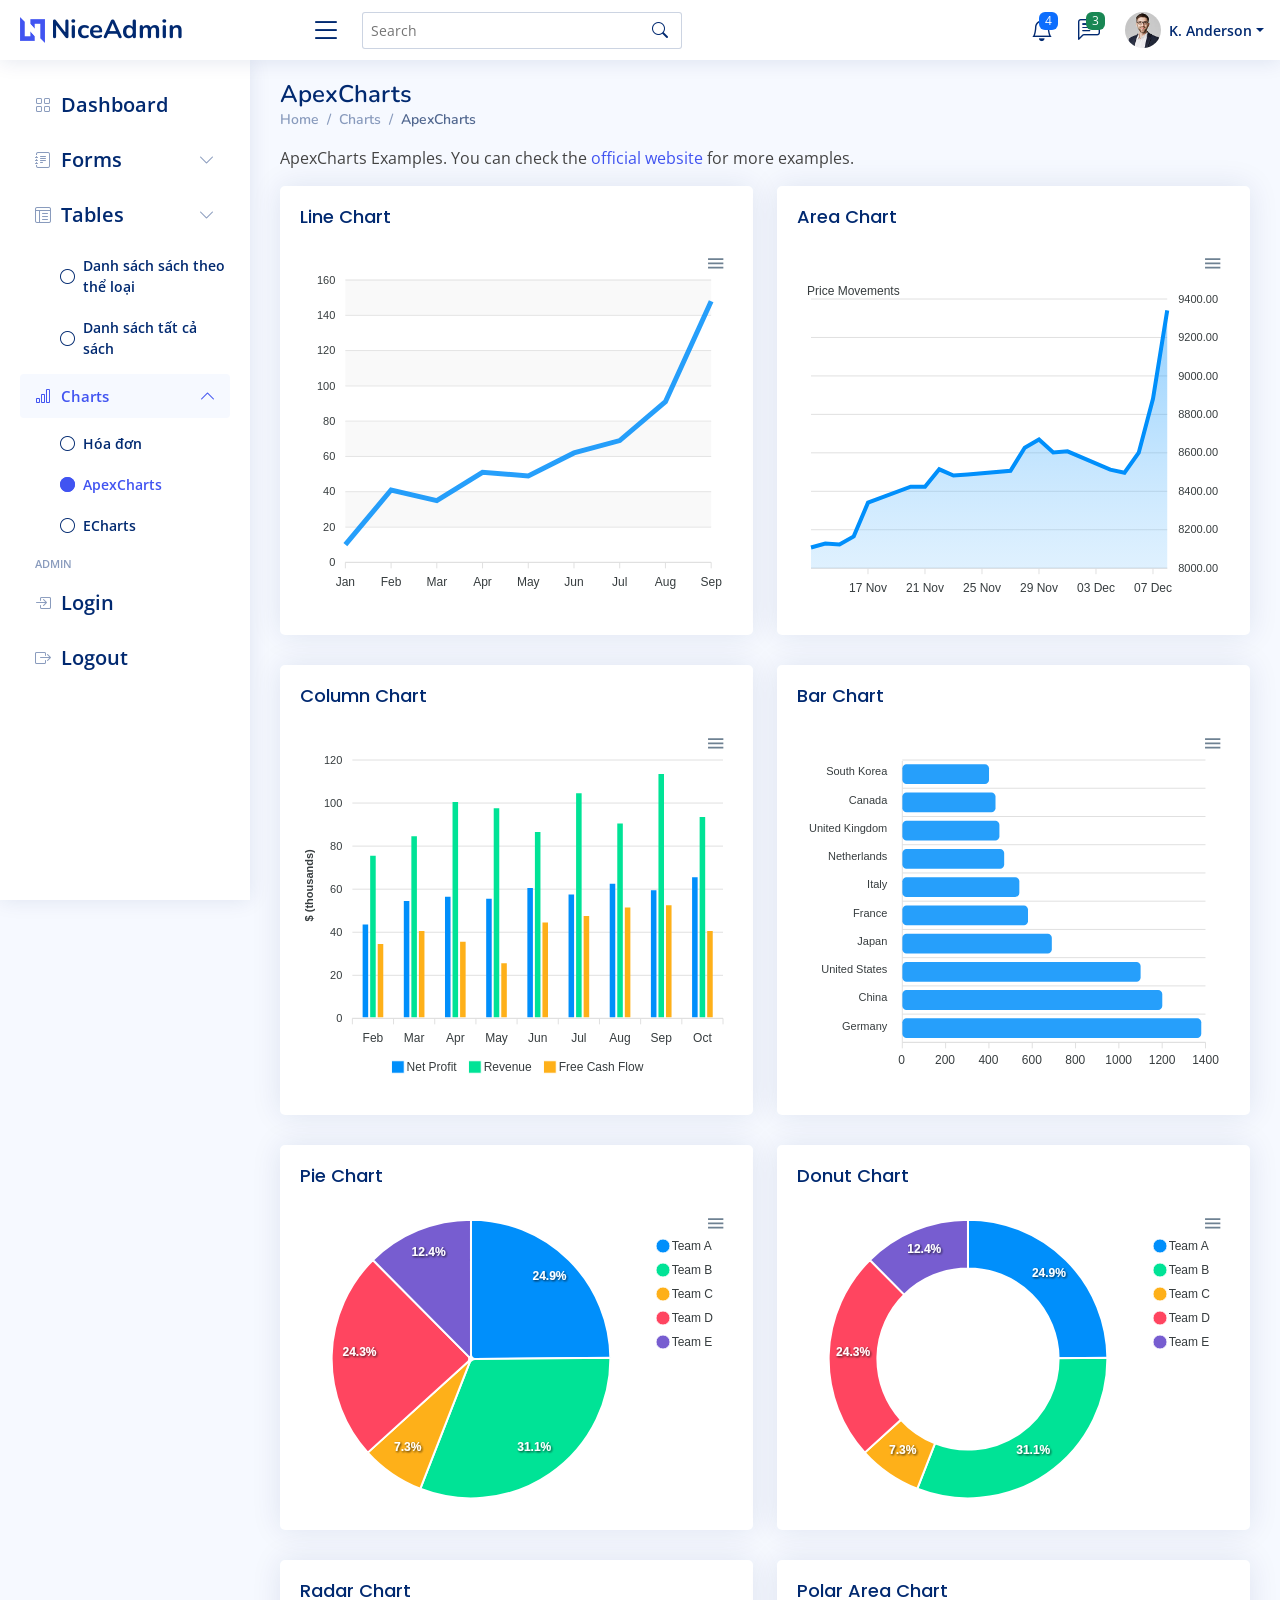
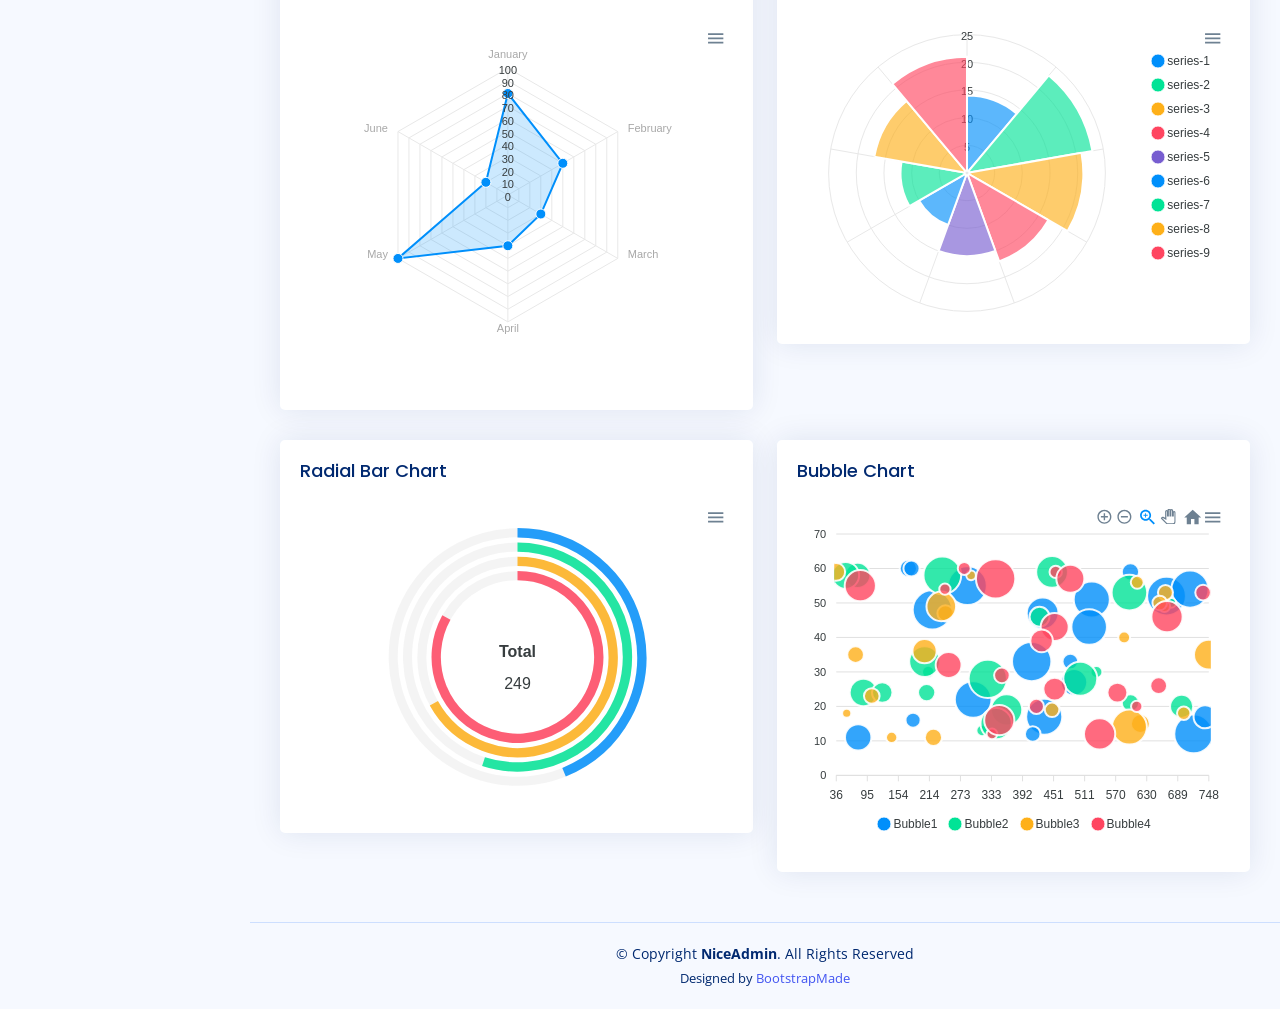
<file: web_ban_sach/front-end/NiceAdmin/charts-apexcharts.html>
<!DOCTYPE html>
<html lang="en">

<head>
  <meta charset="utf-8">
  <meta content="width=device-width, initial-scale=1.0" name="viewport">

  <title>Charts / ApexCharts - NiceAdmin Bootstrap Template</title>
  <meta content="" name="description">
  <meta content="" name="keywords">

  <!-- Favicons -->
  <link href="assets/img/favicon.png" rel="icon">
  <link href="assets/img/apple-touch-icon.png" rel="apple-touch-icon">

  <!-- Google Fonts -->
  <link href="https://fonts.gstatic.com" rel="preconnect">
  <link href="https://fonts.googleapis.com/css?family=Open+Sans:300,300i,400,400i,600,600i,700,700i|Nunito:300,300i,400,400i,600,600i,700,700i|Poppins:300,300i,400,400i,500,500i,600,600i,700,700i" rel="stylesheet">

  <!-- Vendor CSS Files -->
  <link href="assets/vendor/bootstrap/css/bootstrap.min.css" rel="stylesheet">
  <link href="assets/vendor/bootstrap-icons/bootstrap-icons.css" rel="stylesheet">
  <link href="assets/vendor/boxicons/css/boxicons.min.css" rel="stylesheet">
  <link href="assets/vendor/quill/quill.snow.css" rel="stylesheet">
  <link href="assets/vendor/quill/quill.bubble.css" rel="stylesheet">
  <link href="assets/vendor/remixicon/remixicon.css" rel="stylesheet">
  <link href="assets/vendor/simple-datatables/style.css" rel="stylesheet">

  <!-- Template Main CSS File -->
  <link href="assets/css/style.css" rel="stylesheet">

  <!-- =======================================================
  * Template Name: NiceAdmin
  * Template URL: https://bootstrapmade.com/nice-admin-bootstrap-admin-html-template/
  * Updated: Apr 20 2024 with Bootstrap v5.3.3
  * Author: BootstrapMade.com
  * License: https://bootstrapmade.com/license/
  ======================================================== -->
</head>

<body>

  <!-- ======= Header ======= -->
  <header id="header" class="header fixed-top d-flex align-items-center">

    <div class="d-flex align-items-center justify-content-between">
      <a href="index.html" class="logo d-flex align-items-center">
        <img src="assets/img/logo.png" alt="">
        <span class="d-none d-lg-block">NiceAdmin</span>
      </a>
      <i class="bi bi-list toggle-sidebar-btn"></i>
    </div><!-- End Logo -->

    <div class="search-bar">
      <form class="search-form d-flex align-items-center" method="POST" action="#">
        <input type="text" name="query" placeholder="Search" title="Enter search keyword">
        <button type="submit" title="Search"><i class="bi bi-search"></i></button>
      </form>
    </div><!-- End Search Bar -->

    <nav class="header-nav ms-auto">
      <ul class="d-flex align-items-center">

        <li class="nav-item d-block d-lg-none">
          <a class="nav-link nav-icon search-bar-toggle " href="#">
            <i class="bi bi-search"></i>
          </a>
        </li><!-- End Search Icon-->

        <li class="nav-item dropdown">

          <a class="nav-link nav-icon" href="#" data-bs-toggle="dropdown">
            <i class="bi bi-bell"></i>
            <span class="badge bg-primary badge-number">4</span>
          </a><!-- End Notification Icon -->

          <ul class="dropdown-menu dropdown-menu-end dropdown-menu-arrow notifications">
            <li class="dropdown-header">
              You have 4 new notifications
              <a href="#"><span class="badge rounded-pill bg-primary p-2 ms-2">View all</span></a>
            </li>
            <li>
              <hr class="dropdown-divider">
            </li>

            <li class="notification-item">
              <i class="bi bi-exclamation-circle text-warning"></i>
              <div>
                <h4>Lorem Ipsum</h4>
                <p>Quae dolorem earum veritatis oditseno</p>
                <p>30 min. ago</p>
              </div>
            </li>

            <li>
              <hr class="dropdown-divider">
            </li>

            <li class="notification-item">
              <i class="bi bi-x-circle text-danger"></i>
              <div>
                <h4>Atque rerum nesciunt</h4>
                <p>Quae dolorem earum veritatis oditseno</p>
                <p>1 hr. ago</p>
              </div>
            </li>

            <li>
              <hr class="dropdown-divider">
            </li>

            <li class="notification-item">
              <i class="bi bi-check-circle text-success"></i>
              <div>
                <h4>Sit rerum fuga</h4>
                <p>Quae dolorem earum veritatis oditseno</p>
                <p>2 hrs. ago</p>
              </div>
            </li>

            <li>
              <hr class="dropdown-divider">
            </li>

            <li class="notification-item">
              <i class="bi bi-info-circle text-primary"></i>
              <div>
                <h4>Dicta reprehenderit</h4>
                <p>Quae dolorem earum veritatis oditseno</p>
                <p>4 hrs. ago</p>
              </div>
            </li>

            <li>
              <hr class="dropdown-divider">
            </li>
            <li class="dropdown-footer">
              <a href="#">Show all notifications</a>
            </li>

          </ul><!-- End Notification Dropdown Items -->

        </li><!-- End Notification Nav -->

        <li class="nav-item dropdown">

          <a class="nav-link nav-icon" href="#" data-bs-toggle="dropdown">
            <i class="bi bi-chat-left-text"></i>
            <span class="badge bg-success badge-number">3</span>
          </a><!-- End Messages Icon -->

          <ul class="dropdown-menu dropdown-menu-end dropdown-menu-arrow messages">
            <li class="dropdown-header">
              You have 3 new messages
              <a href="#"><span class="badge rounded-pill bg-primary p-2 ms-2">View all</span></a>
            </li>
            <li>
              <hr class="dropdown-divider">
            </li>

            <li class="message-item">
              <a href="#">
                <img src="assets/img/messages-1.jpg" alt="" class="rounded-circle">
                <div>
                  <h4>Maria Hudson</h4>
                  <p>Velit asperiores et ducimus soluta repudiandae labore officia est ut...</p>
                  <p>4 hrs. ago</p>
                </div>
              </a>
            </li>
            <li>
              <hr class="dropdown-divider">
            </li>

            <li class="message-item">
              <a href="#">
                <img src="assets/img/messages-2.jpg" alt="" class="rounded-circle">
                <div>
                  <h4>Anna Nelson</h4>
                  <p>Velit asperiores et ducimus soluta repudiandae labore officia est ut...</p>
                  <p>6 hrs. ago</p>
                </div>
              </a>
            </li>
            <li>
              <hr class="dropdown-divider">
            </li>

            <li class="message-item">
              <a href="#">
                <img src="assets/img/messages-3.jpg" alt="" class="rounded-circle">
                <div>
                  <h4>David Muldon</h4>
                  <p>Velit asperiores et ducimus soluta repudiandae labore officia est ut...</p>
                  <p>8 hrs. ago</p>
                </div>
              </a>
            </li>
            <li>
              <hr class="dropdown-divider">
            </li>

            <li class="dropdown-footer">
              <a href="#">Show all messages</a>
            </li>

          </ul><!-- End Messages Dropdown Items -->

        </li><!-- End Messages Nav -->

        <li class="nav-item dropdown pe-3">

          <a class="nav-link nav-profile d-flex align-items-center pe-0" href="#" data-bs-toggle="dropdown">
            <img src="assets/img/profile-img.jpg" alt="Profile" class="rounded-circle">
            <span class="d-none d-md-block dropdown-toggle ps-2">K. Anderson</span>
          </a><!-- End Profile Iamge Icon -->

          <ul class="dropdown-menu dropdown-menu-end dropdown-menu-arrow profile">
            <li class="dropdown-header">
              <h6>Kevin Anderson</h6>
              <span>Web Designer</span>
            </li>
            <li>
              <hr class="dropdown-divider">
            </li>

            <li>
              <a class="dropdown-item d-flex align-items-center" href="users-profile.html">
                <i class="bi bi-person"></i>
                <span>My Profile</span>
              </a>
            </li>
            <li>
              <hr class="dropdown-divider">
            </li>

            <li>
              <a class="dropdown-item d-flex align-items-center" href="users-profile.html">
                <i class="bi bi-gear"></i>
                <span>Account Settings</span>
              </a>
            </li>
            <li>
              <hr class="dropdown-divider">
            </li>

            <li>
              <a class="dropdown-item d-flex align-items-center" href="pages-faq.html">
                <i class="bi bi-question-circle"></i>
                <span>Need Help?</span>
              </a>
            </li>
            <li>
              <hr class="dropdown-divider">
            </li>

            <li>
              <a class="dropdown-item d-flex align-items-center" href="pages-login.html">
                <i class="bi bi-box-arrow-right"></i>
                <span>Sign Out</span>
              </a>
            </li>

          </ul><!-- End Profile Dropdown Items -->
        </li><!-- End Profile Nav -->

      </ul>
    </nav><!-- End Icons Navigation -->

  </header><!-- End Header -->

  <!-- ======= Sidebar ======= -->
  <aside id="sidebar" class="sidebar">

    <ul class="sidebar-nav" id="sidebar-nav">

      <li class="nav-item">
        <a class="nav-link collapsed" href="index.html">
          <i class="bi bi-grid"></i>
          <span>Dashboard</span>
        </a>
      </li><!-- End Dashboard Nav -->

      <li class="nav-item">
        <a class="nav-link collapsed" data-bs-target="#forms-nav" data-bs-toggle="collapse" href="#">
          <i class="bi bi-journal-text"></i><span>Forms</span><i class="bi bi-chevron-down ms-auto"></i>
        </a>
        <ul id="forms-nav" class="nav-content collapse " data-bs-parent="#sidebar-nav">
          <li>
            <a href="forms-elements.html">
              <i class="bi bi-circle"></i><span>Form Nhập Sách</span>
            </a>
          </li>
          <li>
            <a href="forms-edit.html">
              <i class="bi bi-circle"></i><span>Form sửa sách</span>
            </a>
          </li>
        </ul>
      </li><!-- End Forms Nav -->

      <li class="nav-item">
        <a class="nav-link collapsed" data-bs-target="#tables-nav" data-bs-toggle="collapse" href="#">
          <i class="bi bi-layout-text-window-reverse"></i><span>Tables</span><i class="bi bi-chevron-down ms-auto"></i>
        </a>
        <ul id="tables-nav" class="nav-content collapse show" data-bs-parent="#sidebar-nav">
          <li>
            <a href="tables-general.html" class="">
              <i class="bi bi-circle"></i><span>Danh sách sách theo thể loại</span>
            </a>
          </li>
          <li>
            <a href="tables-data.html">
              <i class="bi bi-circle"></i><span>Danh sách tất cả sách</span>
            </a>
          </li>
        </ul>
      </li><!-- End Tables Nav -->

      <li class="nav-item">
        <a class="nav-link " data-bs-target="#charts-nav" data-bs-toggle="collapse" href="#">
          <i class="bi bi-bar-chart"></i><span>Charts</span><i class="bi bi-chevron-down ms-auto"></i>
        </a>
        <ul id="charts-nav" class="nav-content collapse show" data-bs-parent="#sidebar-nav">
          <li>
            <a href="charts-chartjs.html">
              <i class="bi bi-circle"></i><span>Hóa đơn</span>
            </a>
          </li>
          <li>
            <a href="charts-apexcharts.html" class="active">
              <i class="bi bi-circle"></i><span>ApexCharts</span>
            </a>
          </li>
          <li>
            <a href="charts-echarts.html">
              <i class="bi bi-circle"></i><span>ECharts</span>
            </a>
          </li>
        </ul>
      </li><!-- End Charts Nav -->

      <li class="nav-heading">Admin</li>

      <li class="nav-item">
        <a class="nav-link collapsed" href="pages-login.html">
          <i class="bi bi-box-arrow-in-right"></i>
          <span>Login</span>
        </a>
        <li class="nav-item">
          <a class="nav-link collapsed" href="pages-login.html">
            <i class="bi bi-box-arrow-right"></i>
            <span>Logout</span>
          </a>
        </li><!--End Icon Logout -->

    </ul>

  </aside><!-- End Sidebar-->

  <main id="main" class="main">

    <div class="pagetitle">
      <h1>ApexCharts</h1>
      <nav>
        <ol class="breadcrumb">
          <li class="breadcrumb-item"><a href="index.html">Home</a></li>
          <li class="breadcrumb-item">Charts</li>
          <li class="breadcrumb-item active">ApexCharts</li>
        </ol>
      </nav>
    </div><!-- End Page Title -->

    <p>ApexCharts Examples. You can check the <a href="https://apexcharts.com/javascript-chart-demos/" target="_blank">official website</a> for more examples.</p>

    <section class="section">
      <div class="row">

        <div class="col-lg-6">
          <div class="card">
            <div class="card-body">
              <h5 class="card-title">Line Chart</h5>

              <!-- Line Chart -->
              <div id="lineChart"></div>

              <script>
                document.addEventListener("DOMContentLoaded", () => {
                  new ApexCharts(document.querySelector("#lineChart"), {
                    series: [{
                      name: "Desktops",
                      data: [10, 41, 35, 51, 49, 62, 69, 91, 148]
                    }],
                    chart: {
                      height: 350,
                      type: 'line',
                      zoom: {
                        enabled: false
                      }
                    },
                    dataLabels: {
                      enabled: false
                    },
                    stroke: {
                      curve: 'straight'
                    },
                    grid: {
                      row: {
                        colors: ['#f3f3f3', 'transparent'], // takes an array which will be repeated on columns
                        opacity: 0.5
                      },
                    },
                    xaxis: {
                      categories: ['Jan', 'Feb', 'Mar', 'Apr', 'May', 'Jun', 'Jul', 'Aug', 'Sep'],
                    }
                  }).render();
                });
              </script>
              <!-- End Line Chart -->

            </div>
          </div>
        </div>

        <div class="col-lg-6">
          <div class="card">
            <div class="card-body">
              <h5 class="card-title">Area Chart</h5>

              <!-- Area Chart -->
              <div id="areaChart"></div>

              <script>
                document.addEventListener("DOMContentLoaded", () => {
                  const series = {
                    "monthDataSeries1": {
                      "prices": [
                        8107.85,
                        8128.0,
                        8122.9,
                        8165.5,
                        8340.7,
                        8423.7,
                        8423.5,
                        8514.3,
                        8481.85,
                        8487.7,
                        8506.9,
                        8626.2,
                        8668.95,
                        8602.3,
                        8607.55,
                        8512.9,
                        8496.25,
                        8600.65,
                        8881.1,
                        9340.85
                      ],
                      "dates": [
                        "13 Nov 2017",
                        "14 Nov 2017",
                        "15 Nov 2017",
                        "16 Nov 2017",
                        "17 Nov 2017",
                        "20 Nov 2017",
                        "21 Nov 2017",
                        "22 Nov 2017",
                        "23 Nov 2017",
                        "24 Nov 2017",
                        "27 Nov 2017",
                        "28 Nov 2017",
                        "29 Nov 2017",
                        "30 Nov 2017",
                        "01 Dec 2017",
                        "04 Dec 2017",
                        "05 Dec 2017",
                        "06 Dec 2017",
                        "07 Dec 2017",
                        "08 Dec 2017"
                      ]
                    },
                    "monthDataSeries2": {
                      "prices": [
                        8423.7,
                        8423.5,
                        8514.3,
                        8481.85,
                        8487.7,
                        8506.9,
                        8626.2,
                        8668.95,
                        8602.3,
                        8607.55,
                        8512.9,
                        8496.25,
                        8600.65,
                        8881.1,
                        9040.85,
                        8340.7,
                        8165.5,
                        8122.9,
                        8107.85,
                        8128.0
                      ],
                      "dates": [
                        "13 Nov 2017",
                        "14 Nov 2017",
                        "15 Nov 2017",
                        "16 Nov 2017",
                        "17 Nov 2017",
                        "20 Nov 2017",
                        "21 Nov 2017",
                        "22 Nov 2017",
                        "23 Nov 2017",
                        "24 Nov 2017",
                        "27 Nov 2017",
                        "28 Nov 2017",
                        "29 Nov 2017",
                        "30 Nov 2017",
                        "01 Dec 2017",
                        "04 Dec 2017",
                        "05 Dec 2017",
                        "06 Dec 2017",
                        "07 Dec 2017",
                        "08 Dec 2017"
                      ]
                    },
                    "monthDataSeries3": {
                      "prices": [
                        7114.25,
                        7126.6,
                        7116.95,
                        7203.7,
                        7233.75,
                        7451.0,
                        7381.15,
                        7348.95,
                        7347.75,
                        7311.25,
                        7266.4,
                        7253.25,
                        7215.45,
                        7266.35,
                        7315.25,
                        7237.2,
                        7191.4,
                        7238.95,
                        7222.6,
                        7217.9,
                        7359.3,
                        7371.55,
                        7371.15,
                        7469.2,
                        7429.25,
                        7434.65,
                        7451.1,
                        7475.25,
                        7566.25,
                        7556.8,
                        7525.55,
                        7555.45,
                        7560.9,
                        7490.7,
                        7527.6,
                        7551.9,
                        7514.85,
                        7577.95,
                        7592.3,
                        7621.95,
                        7707.95,
                        7859.1,
                        7815.7,
                        7739.0,
                        7778.7,
                        7839.45,
                        7756.45,
                        7669.2,
                        7580.45,
                        7452.85,
                        7617.25,
                        7701.6,
                        7606.8,
                        7620.05,
                        7513.85,
                        7498.45,
                        7575.45,
                        7601.95,
                        7589.1,
                        7525.85,
                        7569.5,
                        7702.5,
                        7812.7,
                        7803.75,
                        7816.3,
                        7851.15,
                        7912.2,
                        7972.8,
                        8145.0,
                        8161.1,
                        8121.05,
                        8071.25,
                        8088.2,
                        8154.45,
                        8148.3,
                        8122.05,
                        8132.65,
                        8074.55,
                        7952.8,
                        7885.55,
                        7733.9,
                        7897.15,
                        7973.15,
                        7888.5,
                        7842.8,
                        7838.4,
                        7909.85,
                        7892.75,
                        7897.75,
                        7820.05,
                        7904.4,
                        7872.2,
                        7847.5,
                        7849.55,
                        7789.6,
                        7736.35,
                        7819.4,
                        7875.35,
                        7871.8,
                        8076.5,
                        8114.8,
                        8193.55,
                        8217.1,
                        8235.05,
                        8215.3,
                        8216.4,
                        8301.55,
                        8235.25,
                        8229.75,
                        8201.95,
                        8164.95,
                        8107.85,
                        8128.0,
                        8122.9,
                        8165.5,
                        8340.7,
                        8423.7,
                        8423.5,
                        8514.3,
                        8481.85,
                        8487.7,
                        8506.9,
                        8626.2
                      ],
                      "dates": [
                        "02 Jun 2017",
                        "05 Jun 2017",
                        "06 Jun 2017",
                        "07 Jun 2017",
                        "08 Jun 2017",
                        "09 Jun 2017",
                        "12 Jun 2017",
                        "13 Jun 2017",
                        "14 Jun 2017",
                        "15 Jun 2017",
                        "16 Jun 2017",
                        "19 Jun 2017",
                        "20 Jun 2017",
                        "21 Jun 2017",
                        "22 Jun 2017",
                        "23 Jun 2017",
                        "27 Jun 2017",
                        "28 Jun 2017",
                        "29 Jun 2017",
                        "30 Jun 2017",
                        "03 Jul 2017",
                        "04 Jul 2017",
                        "05 Jul 2017",
                        "06 Jul 2017",
                        "07 Jul 2017",
                        "10 Jul 2017",
                        "11 Jul 2017",
                        "12 Jul 2017",
                        "13 Jul 2017",
                        "14 Jul 2017",
                        "17 Jul 2017",
                        "18 Jul 2017",
                        "19 Jul 2017",
                        "20 Jul 2017",
                        "21 Jul 2017",
                        "24 Jul 2017",
                        "25 Jul 2017",
                        "26 Jul 2017",
                        "27 Jul 2017",
                        "28 Jul 2017",
                        "31 Jul 2017",
                        "01 Aug 2017",
                        "02 Aug 2017",
                        "03 Aug 2017",
                        "04 Aug 2017",
                        "07 Aug 2017",
                        "08 Aug 2017",
                        "09 Aug 2017",
                        "10 Aug 2017",
                        "11 Aug 2017",
                        "14 Aug 2017",
                        "16 Aug 2017",
                        "17 Aug 2017",
                        "18 Aug 2017",
                        "21 Aug 2017",
                        "22 Aug 2017",
                        "23 Aug 2017",
                        "24 Aug 2017",
                        "28 Aug 2017",
                        "29 Aug 2017",
                        "30 Aug 2017",
                        "31 Aug 2017",
                        "01 Sep 2017",
                        "04 Sep 2017",
                        "05 Sep 2017",
                        "06 Sep 2017",
                        "07 Sep 2017",
                        "08 Sep 2017",
                        "11 Sep 2017",
                        "12 Sep 2017",
                        "13 Sep 2017",
                        "14 Sep 2017",
                        "15 Sep 2017",
                        "18 Sep 2017",
                        "19 Sep 2017",
                        "20 Sep 2017",
                        "21 Sep 2017",
                        "22 Sep 2017",
                        "25 Sep 2017",
                        "26 Sep 2017",
                        "27 Sep 2017",
                        "28 Sep 2017",
                        "29 Sep 2017",
                        "03 Oct 2017",
                        "04 Oct 2017",
                        "05 Oct 2017",
                        "06 Oct 2017",
                        "09 Oct 2017",
                        "10 Oct 2017",
                        "11 Oct 2017",
                        "12 Oct 2017",
                        "13 Oct 2017",
                        "16 Oct 2017",
                        "17 Oct 2017",
                        "18 Oct 2017",
                        "19 Oct 2017",
                        "23 Oct 2017",
                        "24 Oct 2017",
                        "25 Oct 2017",
                        "26 Oct 2017",
                        "27 Oct 2017",
                        "30 Oct 2017",
                        "31 Oct 2017",
                        "01 Nov 2017",
                        "02 Nov 2017",
                        "03 Nov 2017",
                        "06 Nov 2017",
                        "07 Nov 2017",
                        "08 Nov 2017",
                        "09 Nov 2017",
                        "10 Nov 2017",
                        "13 Nov 2017",
                        "14 Nov 2017",
                        "15 Nov 2017",
                        "16 Nov 2017",
                        "17 Nov 2017",
                        "20 Nov 2017",
                        "21 Nov 2017",
                        "22 Nov 2017",
                        "23 Nov 2017",
                        "24 Nov 2017",
                        "27 Nov 2017",
                        "28 Nov 2017"
                      ]
                    }
                  }
                  new ApexCharts(document.querySelector("#areaChart"), {
                    series: [{
                      name: "STOCK ABC",
                      data: series.monthDataSeries1.prices
                    }],
                    chart: {
                      type: 'area',
                      height: 350,
                      zoom: {
                        enabled: false
                      }
                    },
                    dataLabels: {
                      enabled: false
                    },
                    stroke: {
                      curve: 'straight'
                    },
                    subtitle: {
                      text: 'Price Movements',
                      align: 'left'
                    },
                    labels: series.monthDataSeries1.dates,
                    xaxis: {
                      type: 'datetime',
                    },
                    yaxis: {
                      opposite: true
                    },
                    legend: {
                      horizontalAlign: 'left'
                    }
                  }).render();
                });
              </script>
              <!-- End Area Chart -->

            </div>
          </div>
        </div>

        <div class="col-lg-6">
          <div class="card">
            <div class="card-body">
              <h5 class="card-title">Column Chart</h5>

              <!-- Column Chart -->
              <div id="columnChart"></div>

              <script>
                document.addEventListener("DOMContentLoaded", () => {
                  new ApexCharts(document.querySelector("#columnChart"), {
                    series: [{
                      name: 'Net Profit',
                      data: [44, 55, 57, 56, 61, 58, 63, 60, 66]
                    }, {
                      name: 'Revenue',
                      data: [76, 85, 101, 98, 87, 105, 91, 114, 94]
                    }, {
                      name: 'Free Cash Flow',
                      data: [35, 41, 36, 26, 45, 48, 52, 53, 41]
                    }],
                    chart: {
                      type: 'bar',
                      height: 350
                    },
                    plotOptions: {
                      bar: {
                        horizontal: false,
                        columnWidth: '55%',
                        endingShape: 'rounded'
                      },
                    },
                    dataLabels: {
                      enabled: false
                    },
                    stroke: {
                      show: true,
                      width: 2,
                      colors: ['transparent']
                    },
                    xaxis: {
                      categories: ['Feb', 'Mar', 'Apr', 'May', 'Jun', 'Jul', 'Aug', 'Sep', 'Oct'],
                    },
                    yaxis: {
                      title: {
                        text: '$ (thousands)'
                      }
                    },
                    fill: {
                      opacity: 1
                    },
                    tooltip: {
                      y: {
                        formatter: function(val) {
                          return "$ " + val + " thousands"
                        }
                      }
                    }
                  }).render();
                });
              </script>
              <!-- End Column Chart -->

            </div>
          </div>
        </div>

        <div class="col-lg-6">
          <div class="card">
            <div class="card-body">
              <h5 class="card-title">Bar Chart</h5>

              <!-- Bar Chart -->
              <div id="barChart"></div>

              <script>
                document.addEventListener("DOMContentLoaded", () => {
                  new ApexCharts(document.querySelector("#barChart"), {
                    series: [{
                      data: [400, 430, 448, 470, 540, 580, 690, 1100, 1200, 1380]
                    }],
                    chart: {
                      type: 'bar',
                      height: 350
                    },
                    plotOptions: {
                      bar: {
                        borderRadius: 4,
                        horizontal: true,
                      }
                    },
                    dataLabels: {
                      enabled: false
                    },
                    xaxis: {
                      categories: ['South Korea', 'Canada', 'United Kingdom', 'Netherlands', 'Italy', 'France', 'Japan',
                        'United States', 'China', 'Germany'
                      ],
                    }
                  }).render();
                });
              </script>
              <!-- End Bar Chart -->

            </div>
          </div>
        </div>

        <div class="col-lg-6">
          <div class="card">
            <div class="card-body">
              <h5 class="card-title">Pie Chart</h5>

              <!-- Pie Chart -->
              <div id="pieChart"></div>

              <script>
                document.addEventListener("DOMContentLoaded", () => {
                  new ApexCharts(document.querySelector("#pieChart"), {
                    series: [44, 55, 13, 43, 22],
                    chart: {
                      height: 350,
                      type: 'pie',
                      toolbar: {
                        show: true
                      }
                    },
                    labels: ['Team A', 'Team B', 'Team C', 'Team D', 'Team E']
                  }).render();
                });
              </script>
              <!-- End Pie Chart -->

            </div>
          </div>
        </div>

        <div class="col-lg-6">
          <div class="card">
            <div class="card-body">
              <h5 class="card-title">Donut Chart</h5>

              <!-- Donut Chart -->
              <div id="donutChart"></div>

              <script>
                document.addEventListener("DOMContentLoaded", () => {
                  new ApexCharts(document.querySelector("#donutChart"), {
                    series: [44, 55, 13, 43, 22],
                    chart: {
                      height: 350,
                      type: 'donut',
                      toolbar: {
                        show: true
                      }
                    },
                    labels: ['Team A', 'Team B', 'Team C', 'Team D', 'Team E'],
                  }).render();
                });
              </script>
              <!-- End Donut Chart -->

            </div>
          </div>
        </div>

        <div class="col-lg-6">
          <div class="card">
            <div class="card-body">
              <h5 class="card-title">Radar Chart</h5>

              <!-- Radar Chart -->
              <div id="radarChart"></div>

              <script>
                document.addEventListener("DOMContentLoaded", () => {
                  new ApexCharts(document.querySelector("#radarChart"), {
                    series: [{
                      name: 'Series 1',
                      data: [80, 50, 30, 40, 100, 20],
                    }],
                    chart: {
                      height: 350,
                      type: 'radar',
                    },
                    xaxis: {
                      categories: ['January', 'February', 'March', 'April', 'May', 'June']
                    }
                  }).render();
                });
              </script>
              <!-- End Radar Chart -->

            </div>
          </div>
        </div>

        <div class="col-lg-6">
          <div class="card">
            <div class="card-body">
              <h5 class="card-title">Polar Area Chart</h5>

              <!-- Polar Area Chart -->
              <div id="polarAreaChart"></div>

              <script>
                document.addEventListener("DOMContentLoaded", () => {
                  new ApexCharts(document.querySelector("#polarAreaChart"), {
                    series: [14, 23, 21, 17, 15, 10, 12, 17, 21],
                    chart: {
                      type: 'polarArea',
                      height: 350,
                      toolbar: {
                        show: true
                      }
                    },
                    stroke: {
                      colors: ['#fff']
                    },
                    fill: {
                      opacity: 0.8
                    }
                  }).render();
                });
              </script>
              <!-- End Polar Area Chart -->

            </div>
          </div>
        </div>

        <div class="col-lg-6">
          <div class="card">
            <div class="card-body">
              <h5 class="card-title">Radial Bar Chart</h5>

              <!-- Radial Bar Chart -->
              <div id="radialBarChart"></div>

              <script>
                document.addEventListener("DOMContentLoaded", () => {
                  new ApexCharts(document.querySelector("#radialBarChart"), {
                    series: [44, 55, 67, 83],
                    chart: {
                      height: 350,
                      type: 'radialBar',
                      toolbar: {
                        show: true
                      }
                    },
                    plotOptions: {
                      radialBar: {
                        dataLabels: {
                          name: {
                            fontSize: '22px',
                          },
                          value: {
                            fontSize: '16px',
                          },
                          total: {
                            show: true,
                            label: 'Total',
                            formatter: function(w) {
                              // By default this function returns the average of all series. The below is just an example to show the use of custom formatter function
                              return 249
                            }
                          }
                        }
                      }
                    },
                    labels: ['Apples', 'Oranges', 'Bananas', 'Berries'],
                  }).render();
                });
              </script>
              <!-- End Radial Bar Chart -->

            </div>
          </div>
        </div>

        <div class="col-lg-6">
          <div class="card">
            <div class="card-body">
              <h5 class="card-title">Bubble Chart</h5>

              <!-- Bubble Chart -->
              <div id="bubbleChart"></div>

              <script>
                document.addEventListener("DOMContentLoaded", () => {
                  function generateData(baseval, count, yrange) {
                    var i = 0;
                    var series = [];
                    while (i < count) {
                      var x = Math.floor(Math.random() * (750 - 1 + 1)) + 1;;
                      var y = Math.floor(Math.random() * (yrange.max - yrange.min + 1)) + yrange.min;
                      var z = Math.floor(Math.random() * (75 - 15 + 1)) + 15;
                      series.push([x, y, z]);
                      baseval += 86400000;
                      i++;
                    }
                    return series;
                  }
                  new ApexCharts(document.querySelector("#bubbleChart"), {
                    series: [{
                        name: 'Bubble1',
                        data: generateData(new Date('11 Feb 2017 GMT').getTime(), 20, {
                          min: 10,
                          max: 60
                        })
                      },
                      {
                        name: 'Bubble2',
                        data: generateData(new Date('11 Feb 2017 GMT').getTime(), 20, {
                          min: 10,
                          max: 60
                        })
                      },
                      {
                        name: 'Bubble3',
                        data: generateData(new Date('11 Feb 2017 GMT').getTime(), 20, {
                          min: 10,
                          max: 60
                        })
                      },
                      {
                        name: 'Bubble4',
                        data: generateData(new Date('11 Feb 2017 GMT').getTime(), 20, {
                          min: 10,
                          max: 60
                        })
                      }
                    ],
                    chart: {
                      height: 333,
                      type: 'bubble',
                    },
                    dataLabels: {
                      enabled: false
                    },
                    fill: {
                      opacity: 0.8
                    },
                    xaxis: {
                      tickAmount: 12,
                      type: 'category',
                    },
                    yaxis: {
                      max: 70
                    }
                  }).render();
                });
              </script>
              <!-- End Bubble Chart -->

            </div>
          </div>
        </div>

      </div>
    </section>

  </main><!-- End #main -->

  <!-- ======= Footer ======= -->
  <footer id="footer" class="footer">
    <div class="copyright">
      &copy; Copyright <strong><span>NiceAdmin</span></strong>. All Rights Reserved
    </div>
    <div class="credits">
      <!-- All the links in the footer should remain intact. -->
      <!-- You can delete the links only if you purchased the pro version. -->
      <!-- Licensing information: https://bootstrapmade.com/license/ -->
      <!-- Purchase the pro version with working PHP/AJAX contact form: https://bootstrapmade.com/nice-admin-bootstrap-admin-html-template/ -->
      Designed by <a href="https://bootstrapmade.com/">BootstrapMade</a>
    </div>
  </footer><!-- End Footer -->

  <a href="#" class="back-to-top d-flex align-items-center justify-content-center"><i class="bi bi-arrow-up-short"></i></a>

  <!-- Vendor JS Files -->
  <script src="assets/vendor/apexcharts/apexcharts.min.js"></script>
  <script src="assets/vendor/bootstrap/js/bootstrap.bundle.min.js"></script>
  <script src="assets/vendor/chart.js/chart.umd.js"></script>
  <script src="assets/vendor/echarts/echarts.min.js"></script>
  <script src="assets/vendor/quill/quill.js"></script>
  <script src="assets/vendor/simple-datatables/simple-datatables.js"></script>
  <script src="assets/vendor/tinymce/tinymce.min.js"></script>
  <script src="assets/vendor/php-email-form/validate.js"></script>

  <!-- Template Main JS File -->
  <script src="assets/js/main.js"></script>

</body>

</html>
</file>
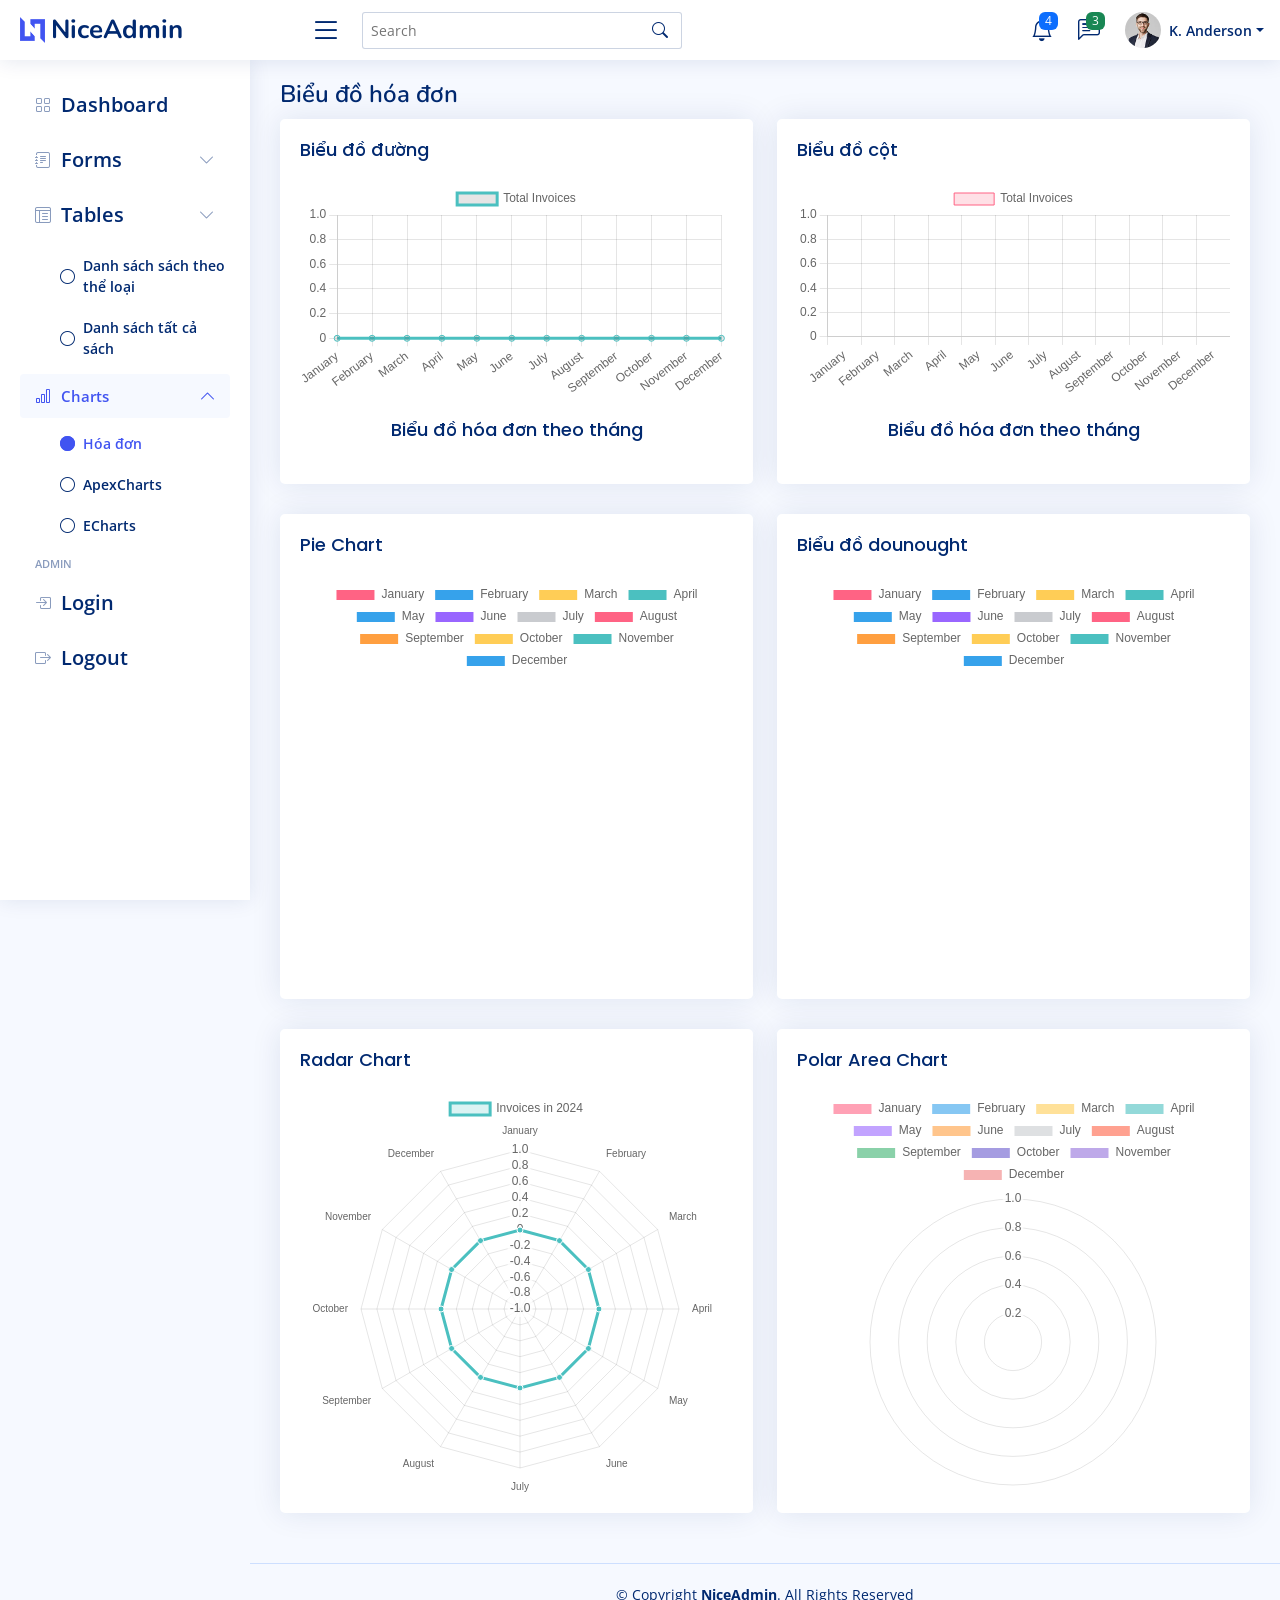
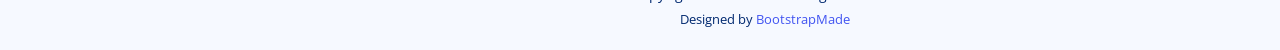
<file: web_ban_sach/front-end/NiceAdmin/charts-chartjs.html>
<!DOCTYPE html>
<html lang="en">

<head>
  <meta charset="utf-8">
  <meta content="width=device-width, initial-scale=1.0" name="viewport">

  <title>Charts / Chart.js - NiceAdmin Bootstrap Template</title>
  <meta content="" name="description">
  <meta content="" name="keywords">

  <!-- Favicons -->
  <link href="assets/img/favicon.png" rel="icon">
  <link href="assets/img/apple-touch-icon.png" rel="apple-touch-icon">

  <!-- Google Fonts -->
  <link href="https://fonts.gstatic.com" rel="preconnect">
  <link href="https://fonts.googleapis.com/css?family=Open+Sans:300,300i,400,400i,600,600i,700,700i|Nunito:300,300i,400,400i,600,600i,700,700i|Poppins:300,300i,400,400i,500,500i,600,600i,700,700i" rel="stylesheet">

  <!-- Vendor CSS Files -->
  <link href="assets/vendor/bootstrap/css/bootstrap.min.css" rel="stylesheet">
  <link href="assets/vendor/bootstrap-icons/bootstrap-icons.css" rel="stylesheet">
  <link href="assets/vendor/boxicons/css/boxicons.min.css" rel="stylesheet">
  <link href="assets/vendor/quill/quill.snow.css" rel="stylesheet">
  <link href="assets/vendor/quill/quill.bubble.css" rel="stylesheet">
  <link href="assets/vendor/remixicon/remixicon.css" rel="stylesheet">
  <link href="assets/vendor/simple-datatables/style.css" rel="stylesheet">

  <!-- Template Main CSS File -->
  <link href="assets/css/style.css" rel="stylesheet">

  <!-- =======================================================
  * Template Name: NiceAdmin
  * Template URL: https://bootstrapmade.com/nice-admin-bootstrap-admin-html-template/
  * Updated: Apr 20 2024 with Bootstrap v5.3.3
  * Author: BootstrapMade.com
  * License: https://bootstrapmade.com/license/
  ======================================================== -->
</head>

<body>

  <!-- ======= Header ======= -->
  <header id="header" class="header fixed-top d-flex align-items-center">

    <div class="d-flex align-items-center justify-content-between">
      <a href="index.html" class="logo d-flex align-items-center">
        <img src="assets/img/logo.png" alt="">
        <span class="d-none d-lg-block">NiceAdmin</span>
      </a>
      <i class="bi bi-list toggle-sidebar-btn"></i>
    </div><!-- End Logo -->

    <div class="search-bar">
      <form class="search-form d-flex align-items-center" method="POST" action="#">
        <input type="text" name="query" placeholder="Search" title="Enter search keyword">
        <button type="submit" title="Search"><i class="bi bi-search"></i></button>
      </form>
    </div><!-- End Search Bar -->

    <nav class="header-nav ms-auto">
      <ul class="d-flex align-items-center">

        <li class="nav-item d-block d-lg-none">
          <a class="nav-link nav-icon search-bar-toggle " href="#">
            <i class="bi bi-search"></i>
          </a>
        </li><!-- End Search Icon-->

        <li class="nav-item dropdown">

          <a class="nav-link nav-icon" href="#" data-bs-toggle="dropdown">
            <i class="bi bi-bell"></i>
            <span class="badge bg-primary badge-number">4</span>
          </a><!-- End Notification Icon -->

          <ul class="dropdown-menu dropdown-menu-end dropdown-menu-arrow notifications">
            <li class="dropdown-header">
              You have 4 new notifications
              <a href="#"><span class="badge rounded-pill bg-primary p-2 ms-2">View all</span></a>
            </li>
            <li>
              <hr class="dropdown-divider">
            </li>

            <li class="notification-item">
              <i class="bi bi-exclamation-circle text-warning"></i>
              <div>
                <h4>Lorem Ipsum</h4>
                <p>Quae dolorem earum veritatis oditseno</p>
                <p>30 min. ago</p>
              </div>
            </li>

            <li>
              <hr class="dropdown-divider">
            </li>

            <li class="notification-item">
              <i class="bi bi-x-circle text-danger"></i>
              <div>
                <h4>Atque rerum nesciunt</h4>
                <p>Quae dolorem earum veritatis oditseno</p>
                <p>1 hr. ago</p>
              </div>
            </li>

            <li>
              <hr class="dropdown-divider">
            </li>

            <li class="notification-item">
              <i class="bi bi-check-circle text-success"></i>
              <div>
                <h4>Sit rerum fuga</h4>
                <p>Quae dolorem earum veritatis oditseno</p>
                <p>2 hrs. ago</p>
              </div>
            </li>

            <li>
              <hr class="dropdown-divider">
            </li>

            <li class="notification-item">
              <i class="bi bi-info-circle text-primary"></i>
              <div>
                <h4>Dicta reprehenderit</h4>
                <p>Quae dolorem earum veritatis oditseno</p>
                <p>4 hrs. ago</p>
              </div>
            </li>

            <li>
              <hr class="dropdown-divider">
            </li>
            <li class="dropdown-footer">
              <a href="#">Show all notifications</a>
            </li>

          </ul><!-- End Notification Dropdown Items -->

        </li><!-- End Notification Nav -->

        <li class="nav-item dropdown">

          <a class="nav-link nav-icon" href="#" data-bs-toggle="dropdown">
            <i class="bi bi-chat-left-text"></i>
            <span class="badge bg-success badge-number">3</span>
          </a><!-- End Messages Icon -->

          <ul class="dropdown-menu dropdown-menu-end dropdown-menu-arrow messages">
            <li class="dropdown-header">
              You have 3 new messages
              <a href="#"><span class="badge rounded-pill bg-primary p-2 ms-2">View all</span></a>
            </li>
            <li>
              <hr class="dropdown-divider">
            </li>

            <li class="message-item">
              <a href="#">
                <img src="assets/img/messages-1.jpg" alt="" class="rounded-circle">
                <div>
                  <h4>Maria Hudson</h4>
                  <p>Velit asperiores et ducimus soluta repudiandae labore officia est ut...</p>
                  <p>4 hrs. ago</p>
                </div>
              </a>
            </li>
            <li>
              <hr class="dropdown-divider">
            </li>

            <li class="message-item">
              <a href="#">
                <img src="assets/img/messages-2.jpg" alt="" class="rounded-circle">
                <div>
                  <h4>Anna Nelson</h4>
                  <p>Velit asperiores et ducimus soluta repudiandae labore officia est ut...</p>
                  <p>6 hrs. ago</p>
                </div>
              </a>
            </li>
            <li>
              <hr class="dropdown-divider">
            </li>

            <li class="message-item">
              <a href="#">
                <img src="assets/img/messages-3.jpg" alt="" class="rounded-circle">
                <div>
                  <h4>David Muldon</h4>
                  <p>Velit asperiores et ducimus soluta repudiandae labore officia est ut...</p>
                  <p>8 hrs. ago</p>
                </div>
              </a>
            </li>
            <li>
              <hr class="dropdown-divider">
            </li>

            <li class="dropdown-footer">
              <a href="#">Show all messages</a>
            </li>

          </ul><!-- End Messages Dropdown Items -->

        </li><!-- End Messages Nav -->

        <li class="nav-item dropdown pe-3">

          <a class="nav-link nav-profile d-flex align-items-center pe-0" href="#" data-bs-toggle="dropdown">
            <img src="assets/img/profile-img.jpg" alt="Profile" class="rounded-circle">
            <span class="d-none d-md-block dropdown-toggle ps-2">K. Anderson</span>
          </a><!-- End Profile Iamge Icon -->

          <ul class="dropdown-menu dropdown-menu-end dropdown-menu-arrow profile">
            <li class="dropdown-header">
              <h6>Kevin Anderson</h6>
              <span>Web Designer</span>
            </li>
            <li>
              <hr class="dropdown-divider">
            </li>

            <li>
              <a class="dropdown-item d-flex align-items-center" href="users-profile.html">
                <i class="bi bi-person"></i>
                <span>My Profile</span>
              </a>
            </li>
            <li>
              <hr class="dropdown-divider">
            </li>

            <li>
              <a class="dropdown-item d-flex align-items-center" href="users-profile.html">
                <i class="bi bi-gear"></i>
                <span>Account Settings</span>
              </a>
            </li>
            <li>
              <hr class="dropdown-divider">
            </li>

            <li>
              <a class="dropdown-item d-flex align-items-center" href="pages-faq.html">
                <i class="bi bi-question-circle"></i>
                <span>Need Help?</span>
              </a>
            </li>
            <li>
              <hr class="dropdown-divider">
            </li>

            <li>
              <a class="dropdown-item d-flex align-items-center" href="pages-login.html">
                <i class="bi bi-box-arrow-right"></i>
                <span>Sign Out</span>
              </a>
            </li>

          </ul><!-- End Profile Dropdown Items -->
        </li><!-- End Profile Nav -->

      </ul>
    </nav><!-- End Icons Navigation -->

  </header><!-- End Header -->

  <!-- ======= Sidebar ======= -->
  <aside id="sidebar" class="sidebar">

    <ul class="sidebar-nav" id="sidebar-nav">

      <li class="nav-item">
        <a class="nav-link collapsed" href="index.html">
          <i class="bi bi-grid"></i>
          <span>Dashboard</span>
        </a>
      </li><!-- End Dashboard Nav -->

      <li class="nav-item">
        <a class="nav-link collapsed" data-bs-target="#forms-nav" data-bs-toggle="collapse" href="#">
          <i class="bi bi-journal-text"></i><span>Forms</span><i class="bi bi-chevron-down ms-auto"></i>
        </a>
        <ul id="forms-nav" class="nav-content collapse " data-bs-parent="#sidebar-nav">
          <li>
            <a href="forms-elements.html">
              <i class="bi bi-circle"></i><span>Form Nhập Sách</span>
            </a>
          </li>
          <li>
            <a href="forms-edit.html">
              <i class="bi bi-circle"></i><span>Form sửa sách</span>
            </a>
          </li>
        </ul>
      </li><!-- End Forms Nav -->
      <li class="nav-item">
        <a class="nav-link collapsed" data-bs-target="#tables-nav" data-bs-toggle="collapse" href="#">
          <i class="bi bi-layout-text-window-reverse"></i><span>Tables</span><i class="bi bi-chevron-down ms-auto"></i>
        </a>
        <ul id="tables-nav" class="nav-content collapse show" data-bs-parent="#sidebar-nav">
          <li>
            <a href="tables-general.html" class="">
              <i class="bi bi-circle"></i><span>Danh sách sách theo thể loại</span>
            </a>
          </li>
          <li>
            <a href="tables-data.html">
              <i class="bi bi-circle"></i><span>Danh sách tất cả sách</span>
            </a>
          </li>
        </ul>
      </li><!-- End Tables Nav -->

      <li class="nav-item">
        <a class="nav-link " data-bs-target="#charts-nav" data-bs-toggle="collapse" href="#">
          <i class="bi bi-bar-chart"></i><span>Charts</span><i class="bi bi-chevron-down ms-auto"></i>
        </a>
        <ul id="charts-nav" class="nav-content collapse show" data-bs-parent="#sidebar-nav">
          <li>
            <a href="charts-chartjs.html" class="active">
              <i class="bi bi-circle"></i><span>Hóa đơn</span>
            </a>
          </li>
          <li>
            <a href="charts-apexcharts.html">
              <i class="bi bi-circle"></i><span>ApexCharts</span>
            </a>
          </li>
          <li>
            <a href="charts-echarts.html">
              <i class="bi bi-circle"></i><span>ECharts</span>
            </a>
          </li>
        </ul>
      </li><!-- End Charts Nav -->


      <li class="nav-heading">Admin</li>

      <li class="nav-item">
        <a class="nav-link collapsed" href="pages-login.html">
          <i class="bi bi-box-arrow-in-right"></i>
          <span>Login</span>
        </a>
        <li class="nav-item">
          <a class="nav-link collapsed" href="pages-login.html">
            <i class="bi bi-box-arrow-right"></i>
            <span>Logout</span>
          </a>
        </li><!--End Icon Logout -->

    </ul>

  </aside><!-- End Sidebar-->

  <main id="main" class="main">

    <div class="pagetitle">
      <h1>Biểu đồ hóa đơn</h1>
    </div><!-- End Page Title -->
    <section class="section">
      <div class="row">

        <div class="col-lg-6">
          <div class="card">
            <div class="card-body">
              <h5 class="card-title">Biểu đồ đường</h5>

              <!-- Line Chart -->
              <canvas id="lineChart" style="max-height: 400px;"></canvas>
              <h5 class="card-title" style="text-align: center;">Biểu đồ hóa đơn theo tháng</h5>
              <script>
                // URL API cơ bản
              const API_BASE_URL = "http://127.0.0.1:5000/hoa_don_month/";

              // Hàm gọi API cho từng tháng
              async function fetchInvoiceDataForMonth(month) {
                try {
                  const response = await fetch(`${API_BASE_URL}2024-${month.toString().padStart(2, '0')}`);
                  if (!response.ok) {
                    throw new Error(`HTTP error! status: ${response.status}`);
                  }
                  const data = await response.json();
                  return data.total_invoices || 0; // Lấy total_invoices, trả về 0 nếu không có dữ liệu
                } catch (error) {
                  console.error(`Error fetching data for month ${month}:`, error);
                  return 0; // Trả về 0 nếu có lỗi
                }
              }

              // Hàm gọi API cho cả năm
              async function fetchInvoiceDataForYear() {
                const data = [];
                for (let month = 1; month <= 12; month++) {
                  const totalInvoices = await fetchInvoiceDataForMonth(month);
                  data.push(totalInvoices);
                }
                return data;
              }

              // Hàm khởi tạo biểu đồ
              async function initLineChart() {
                const totalInvoices = await fetchInvoiceDataForYear();

                if (!totalInvoices) {
                  console.error("Failed to fetch data for chart.");
                  return;
                }

                const ctx = document.querySelector('#lineChart').getContext('2d');
                new Chart(ctx, {
                  type: 'line',
                  data: {
                    labels: [
                      'January', 'February', 'March', 'April', 'May', 'June', 
                      'July', 'August', 'September', 'October', 'November', 'December'
                    ],
                    datasets: [{
                      label: 'Total Invoices',
                      data: totalInvoices, 
                      fill: false,
                      borderColor: 'rgb(75, 192, 192)',
                      tension: 0.1
                    }]
                  },
                  options: {
                    scales: {
                      y: {
                        beginAtZero: true
                      }
                    }
                  }
                });
              }

// Khởi chạy khi DOM sẵn sàng
document.addEventListener("DOMContentLoaded", initLineChart);

              </script>
              <!-- End Line CHart -->

            </div>
          </div>
        </div>

          <div class="col-lg-6">
            <div class="card">
              <div class="card-body">
                <h5 class="card-title">Biểu đồ cột</h5>

                <!-- Bar Chart -->
                <canvas id="barChart" style="max-height: 400px;"></canvas>
                <h5 class="card-title" style="text-align: center;">Biểu đồ hóa đơn theo tháng</h5>
                <script>
                // URL API cơ bản
                const API_BASE_URL_bar = "http://127.0.0.1:5000/hoa_don_month/";

                // Hàm gọi API cho từng tháng
                async function fetchInvoiceDataForMonth(month) {
                  try {
                    const response = await fetch(`${API_BASE_URL_bar}2024-${month.toString().padStart(2, '0')}`);
                    if (!response.ok) {
                      throw new Error(`HTTP error! status: ${response.status}`);
                    }
                    const data = await response.json();
                    return data.total_invoices || 0; // Lấy total_invoices, trả về 0 nếu không có dữ liệu
                  } catch (error) {
                    console.error(`Error fetching data for month ${month}:`, error);
                    return 0; // Trả về 0 nếu có lỗi
                  }
                }

                // Hàm gọi API cho cả năm
                async function fetchInvoiceDataForYear() {
                  const data = [];
                  for (let month = 1; month <= 12; month++) {
                    const totalInvoices = await fetchInvoiceDataForMonth(month);
                    data.push(totalInvoices);
                  }
                  return data;
                }

                // Hàm khởi tạo biểu đồ
                async function initBarChart() {
                  const totalInvoices = await fetchInvoiceDataForYear();

                  if (!totalInvoices) {
                    console.error("Failed to fetch data for chart.");
                    return;
                  }

                  const ctx = document.querySelector('#barChart').getContext('2d');
                  new Chart(ctx, {
                    type: 'bar',
                    data: {
                      labels: [
                        'January', 'February', 'March', 'April', 'May', 'June',
                        'July', 'August', 'September', 'October', 'November', 'December'
                      ],
                      datasets: [{
                        label: 'Total Invoices',
                        data: totalInvoices, // Gắn dữ liệu từ API
                        backgroundColor: [
                          'rgba(255, 99, 132, 0.2)',
                          'rgba(255, 159, 64, 0.2)',
                          'rgba(255, 205, 86, 0.2)',
                          'rgba(75, 192, 192, 0.2)',
                          'rgba(54, 162, 235, 0.2)',
                          'rgba(153, 102, 255, 0.2)',
                          'rgba(201, 203, 207, 0.2)',
                          'rgba(255, 99, 132, 0.2)',
                          'rgba(255, 159, 64, 0.2)',
                          'rgba(255, 205, 86, 0.2)',
                          'rgba(75, 192, 192, 0.2)',
                          'rgba(54, 162, 235, 0.2)'
                        ],
                        borderColor: [
                          'rgb(255, 99, 132)',
                          'rgb(255, 159, 64)',
                          'rgb(255, 205, 86)',
                          'rgb(75, 192, 192)',
                          'rgb(54, 162, 235)',
                          'rgb(153, 102, 255)',
                          'rgb(201, 203, 207)',
                          'rgb(255, 99, 132)',
                          'rgb(255, 159, 64)',
                          'rgb(255, 205, 86)',
                          'rgb(75, 192, 192)',
                          'rgb(54, 162, 235)'
                        ],
                        borderWidth: 1
                      }]
                    },
                    options: {
                      scales: {
                        y: {
                          beginAtZero: true
                        }
                      }
                    }
                  });
                }

                // Khởi chạy khi DOM sẵn sàng
                document.addEventListener("DOMContentLoaded", initBarChart);

                </script>
                <!-- End Bar CHart -->

              </div>
            </div>
          </div>

        <div class="col-lg-6">
          <div class="card">
            <div class="card-body">
              <h5 class="card-title">Pie Chart</h5>

              <!-- Pie Chart -->
              <canvas id="pieChart" style="max-height: 400px;"></canvas>
              <script>
               // URL API cơ bản
            const API_BASE_URL_pie = "http://127.0.0.1:5000/hoa_don_month/";

            // Hàm gọi API cho từng tháng
            async function fetchInvoiceDataForMonth(month) {
              try {
                const response = await fetch(`${API_BASE_URL_pie}2024-${month.toString().padStart(2, '0')}`);
                if (!response.ok) {
                  throw new Error(`HTTP error! status: ${response.status}`);
                }
                const data = await response.json();
                return data.total_invoices || 0; // Lấy total_invoices, trả về 0 nếu không có dữ liệu
              } catch (error) {
                console.error(`Error fetching data for month ${month}:`, error);
                return 0; // Trả về 0 nếu có lỗi
              }
            }

            // Hàm gọi API cho cả năm
            async function fetchInvoiceDataForYear() {
              const data = [];
              for (let month = 1; month <= 12; month++) {
                const totalInvoices = await fetchInvoiceDataForMonth(month);
                data.push(totalInvoices);
              }
              return data;
            }

            // Hàm khởi tạo biểu đồ
            async function initPieChart() {
              const totalInvoices = await fetchInvoiceDataForYear();

              if (!totalInvoices) {
                console.error("Failed to fetch data for chart.");
                return;
              }

              const ctx = document.querySelector('#pieChart').getContext('2d');
              new Chart(ctx, {
                type: 'pie',
                data: {
                  labels: [
                    'January', 'February', 'March', 'April', 'May', 'June',
                    'July', 'August', 'September', 'October', 'November', 'December'
                  ],
                  datasets: [{
                    label: 'Invoices Distribution',
                    data: totalInvoices, // Gắn dữ liệu từ API
                    backgroundColor: [
                      'rgb(255, 99, 132)',
                      'rgb(54, 162, 235)',
                      'rgb(255, 205, 86)',
                      'rgb(75, 192, 192)',
                      'rgb(54, 162, 235)',
                      'rgb(153, 102, 255)',
                      'rgb(201, 203, 207)',
                      'rgb(255, 99, 132)',
                      'rgb(255, 159, 64)',
                      'rgb(255, 205, 86)',
                      'rgb(75, 192, 192)',
                      'rgb(54, 162, 235)'
                    ],
                    hoverOffset: 4
                  }]
                },
                options: {
                  responsive: true,
                }
              });
            }

// Khởi chạy khi DOM sẵn sàng
document.addEventListener("DOMContentLoaded", initPieChart);

              </script>
              <!-- End Pie CHart -->

            </div>
          </div>
        </div>

        <div class="col-lg-6">
          <div class="card">
            <div class="card-body">
              <h5 class="card-title">Biểu đồ dounought</h5>

              <!-- Doughnut Chart -->
              <canvas id="doughnutChart" style="max-height: 400px;"></canvas>
              <script>
              // URL API cơ bản
              const API_BASE_URL_Doughnut = "http://127.0.0.1:5000/hoa_don_month/";

              // Hàm gọi API cho từng tháng
              async function fetchInvoiceDataForMonth(month) {
                try {
                  const response = await fetch(`${API_BASE_URL_Doughnut}2024-${month.toString().padStart(2, '0')}`);
                  if (!response.ok) {
                    throw new Error(`HTTP error! status: ${response.status}`);
                  }
                  const data = await response.json();
                  return data.total_invoices || 0; // Lấy total_invoices, trả về 0 nếu không có dữ liệu
                } catch (error) {
                  console.error(`Error fetching data for month ${month}:`, error);
                  return 0; // Trả về 0 nếu có lỗi
                }
              }

              // Hàm gọi API cho cả năm
              async function fetchInvoiceDataForYear() {
                const data = [];
                for (let month = 1; month <= 12; month++) {
                  const totalInvoices = await fetchInvoiceDataForMonth(month);
                  data.push(totalInvoices);
                }
                return data;
              }

              // Hàm khởi tạo biểu đồ
              async function initDoughnutChart() {
                const totalInvoices = await fetchInvoiceDataForYear();

                if (!totalInvoices) {
                  console.error("Failed to fetch data for chart.");
                  return;
                }

                const ctx = document.querySelector('#doughnutChart').getContext('2d');
                new Chart(ctx, {
                  type: 'doughnut',
                  data: {
                    labels: [
                      'January', 'February', 'March', 'April', 'May', 'June',
                      'July', 'August', 'September', 'October', 'November', 'December'
                    ],
                    datasets: [{
                      label: 'Invoices Distribution',
                      data: totalInvoices, // Gắn dữ liệu từ API
                      backgroundColor: [
                        'rgb(255, 99, 132)',
                        'rgb(54, 162, 235)',
                        'rgb(255, 205, 86)',
                        'rgb(75, 192, 192)',
                        'rgb(54, 162, 235)',
                        'rgb(153, 102, 255)',
                        'rgb(201, 203, 207)',
                        'rgb(255, 99, 132)',
                        'rgb(255, 159, 64)',
                        'rgb(255, 205, 86)',
                        'rgb(75, 192, 192)',
                        'rgb(54, 162, 235)'
                      ],
                      hoverOffset: 4
                    }]
                  },
                  options: {
                    responsive: true,
                  }
                });
              }

// Khởi chạy khi DOM sẵn sàng
document.addEventListener("DOMContentLoaded", initDoughnutChart);

              </script>
              <!-- End Doughnut CHart -->

            </div>
          </div>
        </div>

        <div class="col-lg-6">
          <div class="card">
            <div class="card-body">
              <h5 class="card-title">Radar Chart</h5>

              <!-- Radar Chart -->
              <canvas id="radarChart" style="max-height: 400px;"></canvas>
              <script>
                // URL API cơ bản
              const API_BASE_URL_Radar = "http://127.0.0.1:5000/hoa_don_month/";

              // Hàm gọi API cho từng tháng
              async function fetchInvoiceDataForMonth(month) {
                try {
                  const response = await fetch(`${API_BASE_URL_Radar}2024-${month.toString().padStart(2, '0')}`);
                  if (!response.ok) {
                    throw new Error(`HTTP error! status: ${response.status}`);
                  }
                  const data = await response.json();
                  return data.total_invoices || 0; // Lấy total_invoices, trả về 0 nếu không có dữ liệu
                } catch (error) {
                  console.error(`Error fetching data for month ${month}:`, error);
                  return 0; // Trả về 0 nếu có lỗi
                }
              }

              // Hàm gọi API cho cả năm
              async function fetchInvoiceDataForYear() {
                const data = [];
                for (let month = 1; month <= 12; month++) {
                  const totalInvoices = await fetchInvoiceDataForMonth(month);
                  data.push(totalInvoices);
                }
                return data;
              }

              // Hàm khởi tạo biểu đồ
              async function initRadarChart() {
                const totalInvoices = await fetchInvoiceDataForYear();

                if (!totalInvoices) {
                  console.error("Failed to fetch data for chart.");
                  return;
                }

                const ctx = document.querySelector('#radarChart').getContext('2d');
                new Chart(ctx, {
                  type: 'radar',
                  data: {
                    labels: [
                      'January', 'February', 'March', 'April', 'May', 'June',
                      'July', 'August', 'September', 'October', 'November', 'December'
                    ],
                    datasets: [{
                      label: 'Invoices in 2024',
                      data: totalInvoices, // Gắn dữ liệu từ API
                      fill: true,
                      backgroundColor: 'rgba(75, 192, 192, 0.2)',
                      borderColor: 'rgb(75, 192, 192)',
                      pointBackgroundColor: 'rgb(75, 192, 192)',
                      pointBorderColor: '#fff',
                      pointHoverBackgroundColor: '#fff',
                      pointHoverBorderColor: 'rgb(75, 192, 192)'
                    }]
                  },
                  options: {
                    responsive: true,
                    elements: {
                      line: {
                        borderWidth: 3
                      }
                    }
                  }
                });
              }

// Khởi chạy khi DOM sẵn sàng
document.addEventListener("DOMContentLoaded", initRadarChart);

              </script>
              <!-- End Radar CHart -->

            </div>
          </div>
        </div>

        <div class="col-lg-6">
          <div class="card">
            <div class="card-body">
              <h5 class="card-title">Polar Area Chart</h5>

              <!-- Polar Area Chart -->
              <canvas id="polarAreaChart" style="max-height: 400px;"></canvas>
              <script>
                // URL API cơ bản
                const API_BASE_URL_Polar = "http://127.0.0.1:5000/hoa_don_month/";

                // Mảng màu cho từng tháng
                const COLORS = [
                  'rgba(255, 99, 132, 0.6)',  // January
                  'rgba(54, 162, 235, 0.6)',  // February
                  'rgba(255, 206, 86, 0.6)',  // March
                  'rgba(75, 192, 192, 0.6)',  // April
                  'rgba(153, 102, 255, 0.6)', // May
                  'rgba(255, 159, 64, 0.6)',  // June
                  'rgba(201, 203, 207, 0.6)', // July
                  'rgba(255, 99, 71, 0.6)',   // August
                  'rgba(60, 179, 113, 0.6)',  // September
                  'rgba(106, 90, 205, 0.6)',  // October
                  'rgba(147, 112, 219, 0.6)', // November
                  'rgba(240, 128, 128, 0.6)'  // December
                ];

                // Hàm gọi API cho từng tháng
                async function fetchInvoiceDataForMonth(month) {
                  try {
                    const response = await fetch(`${API_BASE_URL_Polar}2024-${month.toString().padStart(2, '0')}`);
                    if (!response.ok) {
                      throw new Error(`HTTP error! status: ${response.status}`);
                    }
                    const data = await response.json();
                    return data.total_invoices || 0; // Lấy total_invoices, trả về 0 nếu không có dữ liệu
                  } catch (error) {
                    console.error(`Error fetching data for month ${month}:`, error);
                    return 0; // Trả về 0 nếu có lỗi
                  }
                }

                // Hàm gọi API cho cả năm
                async function fetchInvoiceDataForYear() {
                  const data = [];
                  for (let month = 1; month <= 12; month++) {
                    const totalInvoices = await fetchInvoiceDataForMonth(month);
                    data.push(totalInvoices);
                  }
                  return data;
                }

                // Hàm khởi tạo Polar Area Chart
                async function initPolarAreaChart() {
                  const totalInvoices = await fetchInvoiceDataForYear();

                  if (!totalInvoices) {
                    console.error("Failed to fetch data for chart.");
                    return;
                  }

                  const ctx = document.querySelector('#polarAreaChart').getContext('2d');
                  new Chart(ctx, {
                    type: 'polarArea',
                    data: {
                      labels: [
                        'January', 'February', 'March', 'April', 'May', 'June',
                        'July', 'August', 'September', 'October', 'November', 'December'
                      ],
                      datasets: [{
                        label: 'Invoices in 2024',
                        data: totalInvoices, // Dữ liệu từ API
                        backgroundColor: COLORS
                      }]
                    },
                    options: {
                      responsive: true,
                    }
                  });
                }

// Khởi chạy khi DOM sẵn sàng
document.addEventListener("DOMContentLoaded", initPolarAreaChart);

              </script>
              <!-- End Polar Area Chart -->

            </div>
          </div>
        </div>


      </div>
    </section>

  </main><!-- End #main -->

  <!-- ======= Footer ======= -->
  <footer id="footer" class="footer">
    <div class="copyright">
      &copy; Copyright <strong><span>NiceAdmin</span></strong>. All Rights Reserved
    </div>
    <div class="credits">
      <!-- All the links in the footer should remain intact. -->
      <!-- You can delete the links only if you purchased the pro version. -->
      <!-- Licensing information: https://bootstrapmade.com/license/ -->
      <!-- Purchase the pro version with working PHP/AJAX contact form: https://bootstrapmade.com/nice-admin-bootstrap-admin-html-template/ -->
      Designed by <a href="https://bootstrapmade.com/">BootstrapMade</a>
    </div>
  </footer><!-- End Footer -->

  <a href="#" class="back-to-top d-flex align-items-center justify-content-center"><i class="bi bi-arrow-up-short"></i></a>

  <!-- Vendor JS Files -->
  <script src="assets/vendor/apexcharts/apexcharts.min.js"></script>
  <script src="assets/vendor/bootstrap/js/bootstrap.bundle.min.js"></script>
  <script src="assets/vendor/chart.js/chart.umd.js"></script>
  <script src="assets/vendor/echarts/echarts.min.js"></script>
  <script src="assets/vendor/quill/quill.js"></script>
  <script src="assets/vendor/simple-datatables/simple-datatables.js"></script>
  <script src="assets/vendor/tinymce/tinymce.min.js"></script>
  <script src="assets/vendor/php-email-form/validate.js"></script>

  <!-- Template Main JS File -->
  <script src="assets/js/chartjs.js"></script>

</body>

</html>
</file>
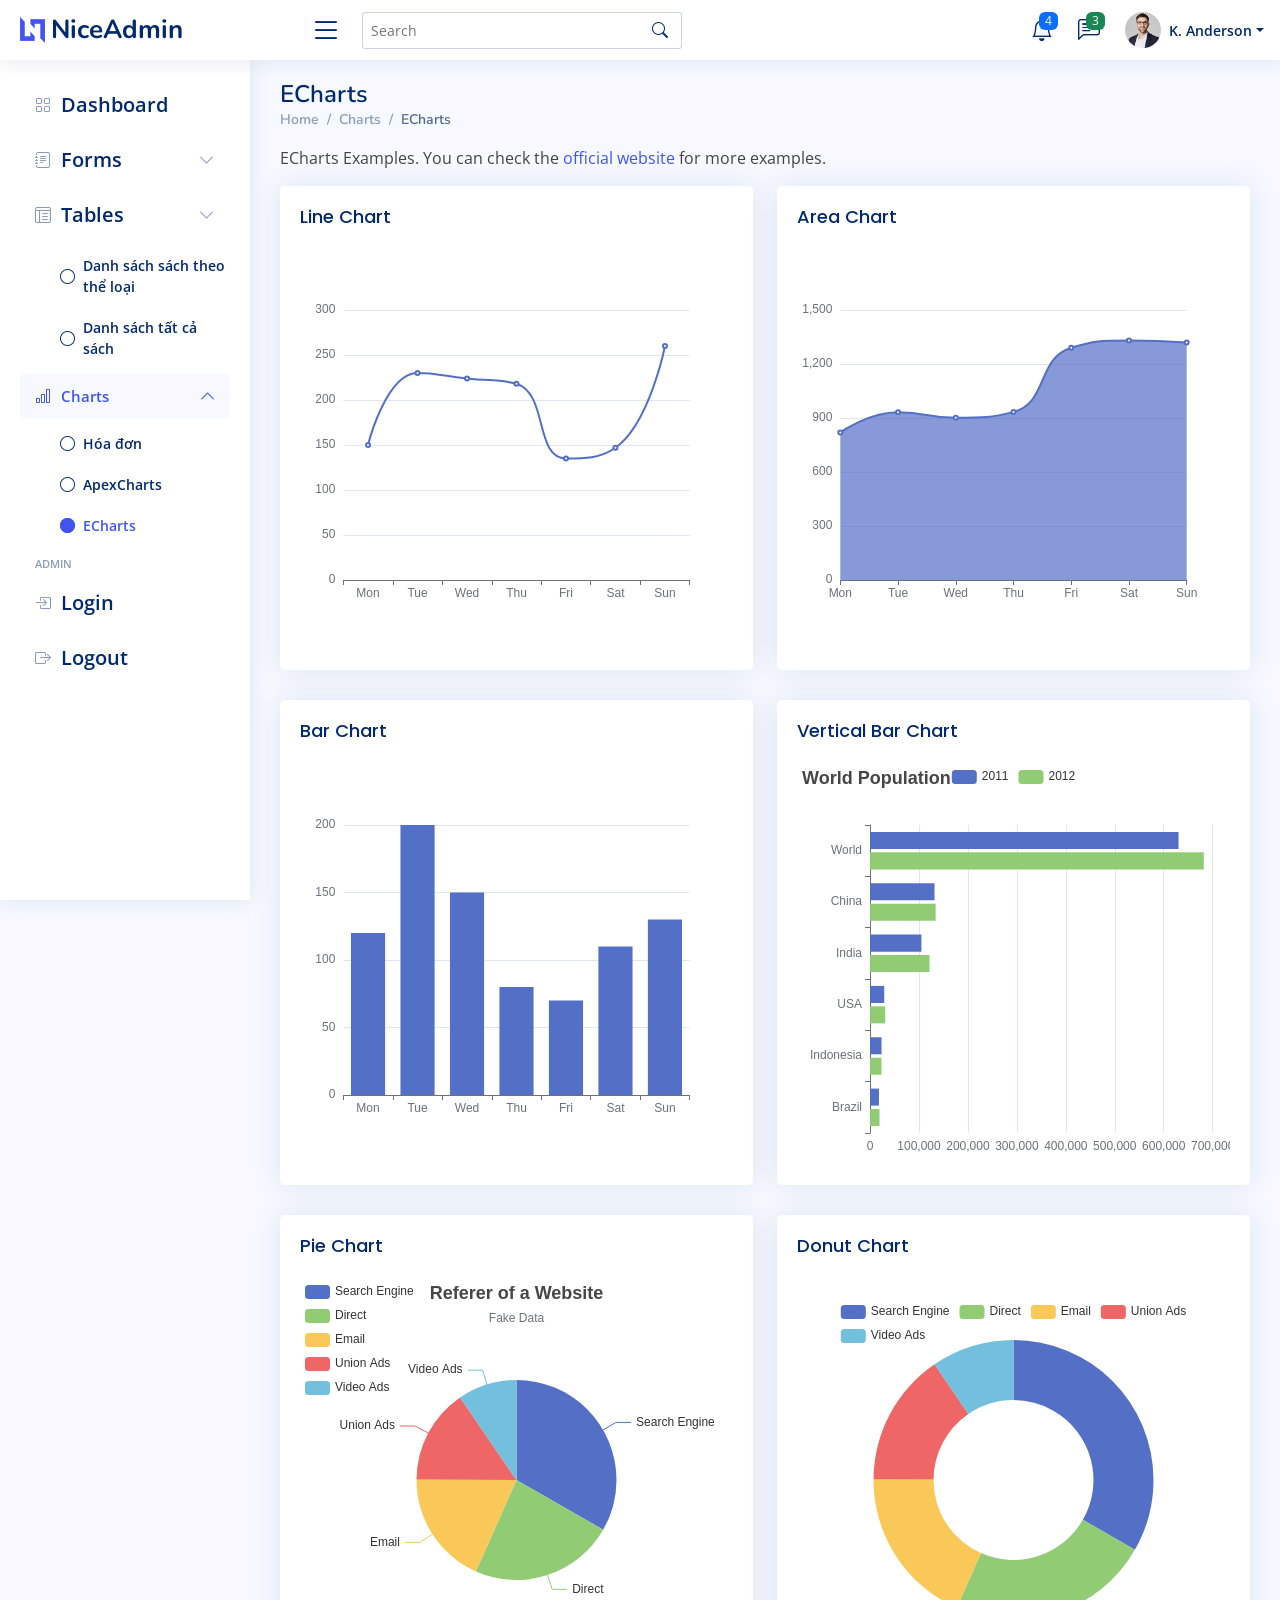
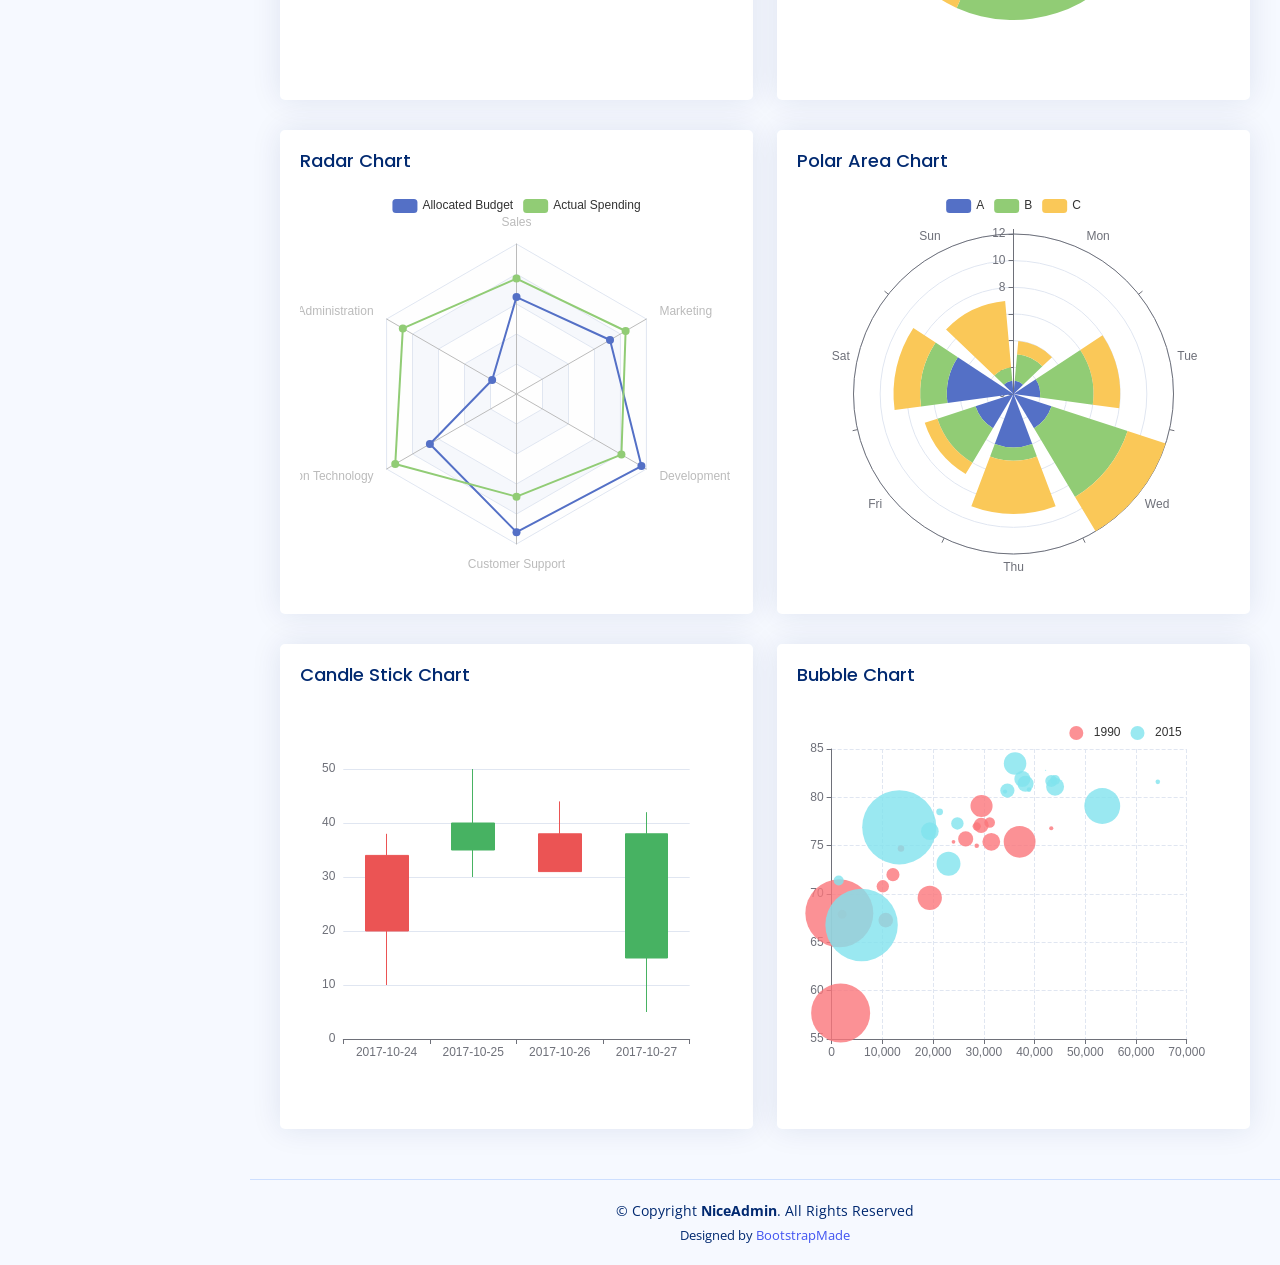
<file: web_ban_sach/front-end/NiceAdmin/charts-echarts.html>
<!DOCTYPE html>
<html lang="en">

<head>
  <meta charset="utf-8">
  <meta content="width=device-width, initial-scale=1.0" name="viewport">

  <title>Charts / ECharts - NiceAdmin Bootstrap Template</title>
  <meta content="" name="description">
  <meta content="" name="keywords">

  <!-- Favicons -->
  <link href="assets/img/favicon.png" rel="icon">
  <link href="assets/img/apple-touch-icon.png" rel="apple-touch-icon">

  <!-- Google Fonts -->
  <link href="https://fonts.gstatic.com" rel="preconnect">
  <link href="https://fonts.googleapis.com/css?family=Open+Sans:300,300i,400,400i,600,600i,700,700i|Nunito:300,300i,400,400i,600,600i,700,700i|Poppins:300,300i,400,400i,500,500i,600,600i,700,700i" rel="stylesheet">

  <!-- Vendor CSS Files -->
  <link href="assets/vendor/bootstrap/css/bootstrap.min.css" rel="stylesheet">
  <link href="assets/vendor/bootstrap-icons/bootstrap-icons.css" rel="stylesheet">
  <link href="assets/vendor/boxicons/css/boxicons.min.css" rel="stylesheet">
  <link href="assets/vendor/quill/quill.snow.css" rel="stylesheet">
  <link href="assets/vendor/quill/quill.bubble.css" rel="stylesheet">
  <link href="assets/vendor/remixicon/remixicon.css" rel="stylesheet">
  <link href="assets/vendor/simple-datatables/style.css" rel="stylesheet">

  <!-- Template Main CSS File -->
  <link href="assets/css/style.css" rel="stylesheet">

  <!-- =======================================================
  * Template Name: NiceAdmin
  * Template URL: https://bootstrapmade.com/nice-admin-bootstrap-admin-html-template/
  * Updated: Apr 20 2024 with Bootstrap v5.3.3
  * Author: BootstrapMade.com
  * License: https://bootstrapmade.com/license/
  ======================================================== -->
</head>

<body>

  <!-- ======= Header ======= -->
  <header id="header" class="header fixed-top d-flex align-items-center">

    <div class="d-flex align-items-center justify-content-between">
      <a href="index.html" class="logo d-flex align-items-center">
        <img src="assets/img/logo.png" alt="">
        <span class="d-none d-lg-block">NiceAdmin</span>
      </a>
      <i class="bi bi-list toggle-sidebar-btn"></i>
    </div><!-- End Logo -->

    <div class="search-bar">
      <form class="search-form d-flex align-items-center" method="POST" action="#">
        <input type="text" name="query" placeholder="Search" title="Enter search keyword">
        <button type="submit" title="Search"><i class="bi bi-search"></i></button>
      </form>
    </div><!-- End Search Bar -->

    <nav class="header-nav ms-auto">
      <ul class="d-flex align-items-center">

        <li class="nav-item d-block d-lg-none">
          <a class="nav-link nav-icon search-bar-toggle " href="#">
            <i class="bi bi-search"></i>
          </a>
        </li><!-- End Search Icon-->

        <li class="nav-item dropdown">

          <a class="nav-link nav-icon" href="#" data-bs-toggle="dropdown">
            <i class="bi bi-bell"></i>
            <span class="badge bg-primary badge-number">4</span>
          </a><!-- End Notification Icon -->

          <ul class="dropdown-menu dropdown-menu-end dropdown-menu-arrow notifications">
            <li class="dropdown-header">
              You have 4 new notifications
              <a href="#"><span class="badge rounded-pill bg-primary p-2 ms-2">View all</span></a>
            </li>
            <li>
              <hr class="dropdown-divider">
            </li>

            <li class="notification-item">
              <i class="bi bi-exclamation-circle text-warning"></i>
              <div>
                <h4>Lorem Ipsum</h4>
                <p>Quae dolorem earum veritatis oditseno</p>
                <p>30 min. ago</p>
              </div>
            </li>

            <li>
              <hr class="dropdown-divider">
            </li>

            <li class="notification-item">
              <i class="bi bi-x-circle text-danger"></i>
              <div>
                <h4>Atque rerum nesciunt</h4>
                <p>Quae dolorem earum veritatis oditseno</p>
                <p>1 hr. ago</p>
              </div>
            </li>

            <li>
              <hr class="dropdown-divider">
            </li>

            <li class="notification-item">
              <i class="bi bi-check-circle text-success"></i>
              <div>
                <h4>Sit rerum fuga</h4>
                <p>Quae dolorem earum veritatis oditseno</p>
                <p>2 hrs. ago</p>
              </div>
            </li>

            <li>
              <hr class="dropdown-divider">
            </li>

            <li class="notification-item">
              <i class="bi bi-info-circle text-primary"></i>
              <div>
                <h4>Dicta reprehenderit</h4>
                <p>Quae dolorem earum veritatis oditseno</p>
                <p>4 hrs. ago</p>
              </div>
            </li>

            <li>
              <hr class="dropdown-divider">
            </li>
            <li class="dropdown-footer">
              <a href="#">Show all notifications</a>
            </li>

          </ul><!-- End Notification Dropdown Items -->

        </li><!-- End Notification Nav -->

        <li class="nav-item dropdown">

          <a class="nav-link nav-icon" href="#" data-bs-toggle="dropdown">
            <i class="bi bi-chat-left-text"></i>
            <span class="badge bg-success badge-number">3</span>
          </a><!-- End Messages Icon -->

          <ul class="dropdown-menu dropdown-menu-end dropdown-menu-arrow messages">
            <li class="dropdown-header">
              You have 3 new messages
              <a href="#"><span class="badge rounded-pill bg-primary p-2 ms-2">View all</span></a>
            </li>
            <li>
              <hr class="dropdown-divider">
            </li>

            <li class="message-item">
              <a href="#">
                <img src="assets/img/messages-1.jpg" alt="" class="rounded-circle">
                <div>
                  <h4>Maria Hudson</h4>
                  <p>Velit asperiores et ducimus soluta repudiandae labore officia est ut...</p>
                  <p>4 hrs. ago</p>
                </div>
              </a>
            </li>
            <li>
              <hr class="dropdown-divider">
            </li>

            <li class="message-item">
              <a href="#">
                <img src="assets/img/messages-2.jpg" alt="" class="rounded-circle">
                <div>
                  <h4>Anna Nelson</h4>
                  <p>Velit asperiores et ducimus soluta repudiandae labore officia est ut...</p>
                  <p>6 hrs. ago</p>
                </div>
              </a>
            </li>
            <li>
              <hr class="dropdown-divider">
            </li>

            <li class="message-item">
              <a href="#">
                <img src="assets/img/messages-3.jpg" alt="" class="rounded-circle">
                <div>
                  <h4>David Muldon</h4>
                  <p>Velit asperiores et ducimus soluta repudiandae labore officia est ut...</p>
                  <p>8 hrs. ago</p>
                </div>
              </a>
            </li>
            <li>
              <hr class="dropdown-divider">
            </li>

            <li class="dropdown-footer">
              <a href="#">Show all messages</a>
            </li>

          </ul><!-- End Messages Dropdown Items -->

        </li><!-- End Messages Nav -->

        <li class="nav-item dropdown pe-3">

          <a class="nav-link nav-profile d-flex align-items-center pe-0" href="#" data-bs-toggle="dropdown">
            <img src="assets/img/profile-img.jpg" alt="Profile" class="rounded-circle">
            <span class="d-none d-md-block dropdown-toggle ps-2">K. Anderson</span>
          </a><!-- End Profile Iamge Icon -->

          <ul class="dropdown-menu dropdown-menu-end dropdown-menu-arrow profile">
            <li class="dropdown-header">
              <h6>Kevin Anderson</h6>
              <span>Web Designer</span>
            </li>
            <li>
              <hr class="dropdown-divider">
            </li>

            <li>
              <a class="dropdown-item d-flex align-items-center" href="users-profile.html">
                <i class="bi bi-person"></i>
                <span>My Profile</span>
              </a>
            </li>
            <li>
              <hr class="dropdown-divider">
            </li>

            <li>
              <a class="dropdown-item d-flex align-items-center" href="users-profile.html">
                <i class="bi bi-gear"></i>
                <span>Account Settings</span>
              </a>
            </li>
            <li>
              <hr class="dropdown-divider">
            </li>

            <li>
              <a class="dropdown-item d-flex align-items-center" href="pages-faq.html">
                <i class="bi bi-question-circle"></i>
                <span>Need Help?</span>
              </a>
            </li>
            <li>
              <hr class="dropdown-divider">
            </li>

            <li>
              <a class="dropdown-item d-flex align-items-center" href="pages-login.html">
                <i class="bi bi-box-arrow-right"></i>
                <span>Sign Out</span>
              </a>
            </li>

          </ul><!-- End Profile Dropdown Items -->
        </li><!-- End Profile Nav -->

      </ul>
    </nav><!-- End Icons Navigation -->

  </header><!-- End Header -->

  <!-- ======= Sidebar ======= -->
  <aside id="sidebar" class="sidebar">

    <ul class="sidebar-nav" id="sidebar-nav">

      <li class="nav-item">
        <a class="nav-link collapsed" href="index.html">
          <i class="bi bi-grid"></i>
          <span>Dashboard</span>
        </a>
      </li><!-- End Dashboard Nav -->


      <li class="nav-item">
        <a class="nav-link collapsed" data-bs-target="#forms-nav" data-bs-toggle="collapse" href="#">
          <i class="bi bi-journal-text"></i><span>Forms</span><i class="bi bi-chevron-down ms-auto"></i>
        </a>
        <ul id="forms-nav" class="nav-content collapse " data-bs-parent="#sidebar-nav">
          <li>
            <a href="forms-elements.html">
              <i class="bi bi-circle"></i><span>Form Nhập Sách</span>
            </a>
          </li>
          <li>
            <a href="forms-edit.html">
              <i class="bi bi-circle"></i><span>Form sửa sách</span>
            </a>
          </li>
        </ul>
      </li><!-- End Forms Nav -->

      <li class="nav-item">
        <a class="nav-link collapsed" data-bs-target="#tables-nav" data-bs-toggle="collapse" href="#">
          <i class="bi bi-layout-text-window-reverse"></i><span>Tables</span><i class="bi bi-chevron-down ms-auto"></i>
        </a>
        <ul id="tables-nav" class="nav-content collapse show" data-bs-parent="#sidebar-nav">
          <li>
            <a href="tables-general.html" class="">
              <i class="bi bi-circle"></i><span>Danh sách sách theo thể loại</span>
            </a>
          </li>
          <li>
            <a href="tables-data.html">
              <i class="bi bi-circle"></i><span>Danh sách tất cả sách</span>
            </a>
          </li>
        </ul>
      </li><!-- End Tables Nav -->

      <li class="nav-item">
        <a class="nav-link " data-bs-target="#charts-nav" data-bs-toggle="collapse" href="#">
          <i class="bi bi-bar-chart"></i><span>Charts</span><i class="bi bi-chevron-down ms-auto"></i>
        </a>
        <ul id="charts-nav" class="nav-content collapse show" data-bs-parent="#sidebar-nav">
          <li>
            <a href="charts-chartjs.html">
              <i class="bi bi-circle"></i><span>Hóa đơn</span>
            </a>
          </li>
          <li>
            <a href="charts-apexcharts.html">
              <i class="bi bi-circle"></i><span>ApexCharts</span>
            </a>
          </li>
          <li>
            <a href="charts-echarts.html" class="active">
              <i class="bi bi-circle"></i><span>ECharts</span>
            </a>
          </li>
        </ul>
      </li><!-- End Charts Nav -->

      <li class="nav-heading">Admin</li>

      <li class="nav-item">
        <a class="nav-link collapsed" href="pages-login.html">
          <i class="bi bi-box-arrow-in-right"></i>
          <span>Login</span>
        </a>
        <li class="nav-item">
          <a class="nav-link collapsed" href="pages-login.html">
            <i class="bi bi-box-arrow-right"></i>
            <span>Logout</span>
          </a>
        </li><!--End Icon Logout -->

    </ul>

  </aside><!-- End Sidebar-->

  <main id="main" class="main">

    <div class="pagetitle">
      <h1>ECharts</h1>
      <nav>
        <ol class="breadcrumb">
          <li class="breadcrumb-item"><a href="index.html">Home</a></li>
          <li class="breadcrumb-item">Charts</li>
          <li class="breadcrumb-item active">ECharts</li>
        </ol>
      </nav>
    </div><!-- End Page Title -->

    <p>ECharts Examples. You can check the <a href="https://echarts.apache.org/examples/en/index.html" target="_blank">official website</a> for more examples.</p>

    <section class="section">
      <div class="row">

        <div class="col-lg-6">
          <div class="card">
            <div class="card-body">
              <h5 class="card-title">Line Chart</h5>

              <!-- Line Chart -->
              <div id="lineChart" style="min-height: 400px;" class="echart"></div>

              <script>
                document.addEventListener("DOMContentLoaded", () => {
                  echarts.init(document.querySelector("#lineChart")).setOption({
                    xAxis: {
                      type: 'category',
                      data: ['Mon', 'Tue', 'Wed', 'Thu', 'Fri', 'Sat', 'Sun']
                    },
                    yAxis: {
                      type: 'value'
                    },
                    series: [{
                      data: [150, 230, 224, 218, 135, 147, 260],
                      type: 'line',
                      smooth: true
                    }]
                  });
                });
              </script>
              <!-- End Line Chart -->

            </div>
          </div>
        </div>

        <div class="col-lg-6">
          <div class="card">
            <div class="card-body">
              <h5 class="card-title">Area Chart</h5>

              <!-- Area Chart -->
              <div id="areaChart" style="min-height: 400px;" class="echart"></div>

              <script>
                document.addEventListener("DOMContentLoaded", () => {
                  echarts.init(document.querySelector("#areaChart")).setOption({
                    xAxis: {
                      type: 'category',
                      boundaryGap: false,
                      data: ['Mon', 'Tue', 'Wed', 'Thu', 'Fri', 'Sat', 'Sun']
                    },
                    yAxis: {
                      type: 'value'
                    },
                    series: [{
                      data: [820, 932, 901, 934, 1290, 1330, 1320],
                      type: 'line',
                      smooth: true,
                      areaStyle: {}
                    }]
                  });
                });
              </script>
              <!-- End Area Chart -->

            </div>
          </div>
        </div>

        <div class="col-lg-6">
          <div class="card">
            <div class="card-body">
              <h5 class="card-title">Bar Chart</h5>

              <!-- Bar Chart -->
              <div id="barChart" style="min-height: 400px;" class="echart"></div>

              <script>
                document.addEventListener("DOMContentLoaded", () => {
                  echarts.init(document.querySelector("#barChart")).setOption({
                    xAxis: {
                      type: 'category',
                      data: ['Mon', 'Tue', 'Wed', 'Thu', 'Fri', 'Sat', 'Sun']
                    },
                    yAxis: {
                      type: 'value'
                    },
                    series: [{
                      data: [120, 200, 150, 80, 70, 110, 130],
                      type: 'bar'
                    }]
                  });
                });
              </script>
              <!-- End Bar Chart -->

            </div>
          </div>
        </div>

        <div class="col-lg-6">
          <div class="card">
            <div class="card-body">
              <h5 class="card-title">Vertical Bar Chart</h5>

              <!-- Vertical Bar Chart -->
              <div id="verticalBarChart" style="min-height: 400px;" class="echart"></div>

              <script>
                document.addEventListener("DOMContentLoaded", () => {
                  echarts.init(document.querySelector("#verticalBarChart")).setOption({
                    title: {
                      text: 'World Population'
                    },
                    tooltip: {
                      trigger: 'axis',
                      axisPointer: {
                        type: 'shadow'
                      }
                    },
                    legend: {},
                    grid: {
                      left: '3%',
                      right: '4%',
                      bottom: '3%',
                      containLabel: true
                    },
                    xAxis: {
                      type: 'value',
                      boundaryGap: [0, 0.01]
                    },
                    yAxis: {
                      type: 'category',
                      data: ['Brazil', 'Indonesia', 'USA', 'India', 'China', 'World']
                    },
                    series: [{
                        name: '2011',
                        type: 'bar',
                        data: [18203, 23489, 29034, 104970, 131744, 630230]
                      },
                      {
                        name: '2012',
                        type: 'bar',
                        data: [19325, 23438, 31000, 121594, 134141, 681807]
                      }
                    ]
                  });
                });
              </script>
              <!-- End Vertical Bar Chart -->

            </div>
          </div>
        </div>

        <div class="col-lg-6">
          <div class="card">
            <div class="card-body">
              <h5 class="card-title">Pie Chart</h5>

              <!-- Pie Chart -->
              <div id="pieChart" style="min-height: 400px;" class="echart"></div>

              <script>
                document.addEventListener("DOMContentLoaded", () => {
                  echarts.init(document.querySelector("#pieChart")).setOption({
                    title: {
                      text: 'Referer of a Website',
                      subtext: 'Fake Data',
                      left: 'center'
                    },
                    tooltip: {
                      trigger: 'item'
                    },
                    legend: {
                      orient: 'vertical',
                      left: 'left'
                    },
                    series: [{
                      name: 'Access From',
                      type: 'pie',
                      radius: '50%',
                      data: [{
                          value: 1048,
                          name: 'Search Engine'
                        },
                        {
                          value: 735,
                          name: 'Direct'
                        },
                        {
                          value: 580,
                          name: 'Email'
                        },
                        {
                          value: 484,
                          name: 'Union Ads'
                        },
                        {
                          value: 300,
                          name: 'Video Ads'
                        }
                      ],
                      emphasis: {
                        itemStyle: {
                          shadowBlur: 10,
                          shadowOffsetX: 0,
                          shadowColor: 'rgba(0, 0, 0, 0.5)'
                        }
                      }
                    }]
                  });
                });
              </script>
              <!-- End Pie Chart -->

            </div>
          </div>
        </div>

        <div class="col-lg-6">
          <div class="card">
            <div class="card-body">
              <h5 class="card-title">Donut Chart</h5>

              <!-- Donut Chart -->
              <div id="donutChart" style="min-height: 400px;" class="echart"></div>

              <script>
                document.addEventListener("DOMContentLoaded", () => {
                  echarts.init(document.querySelector("#donutChart")).setOption({
                    tooltip: {
                      trigger: 'item'
                    },
                    legend: {
                      top: '5%',
                      left: 'center'
                    },
                    series: [{
                      name: 'Access From',
                      type: 'pie',
                      radius: ['40%', '70%'],
                      avoidLabelOverlap: false,
                      label: {
                        show: false,
                        position: 'center'
                      },
                      emphasis: {
                        label: {
                          show: true,
                          fontSize: '18',
                          fontWeight: 'bold'
                        }
                      },
                      labelLine: {
                        show: false
                      },
                      data: [{
                          value: 1048,
                          name: 'Search Engine'
                        },
                        {
                          value: 735,
                          name: 'Direct'
                        },
                        {
                          value: 580,
                          name: 'Email'
                        },
                        {
                          value: 484,
                          name: 'Union Ads'
                        },
                        {
                          value: 300,
                          name: 'Video Ads'
                        }
                      ]
                    }]
                  });
                });
              </script>
              <!-- End Donut Chart -->

            </div>
          </div>
        </div>

        <div class="col-lg-6">
          <div class="card">
            <div class="card-body">
              <h5 class="card-title">Radar Chart</h5>

              <!-- Radar Chart -->
              <div id="radarChart" style="min-height: 400px;" class="echart"></div>

              <script>
                document.addEventListener("DOMContentLoaded", () => {
                  echarts.init(document.querySelector("#radarChart")).setOption({
                    legend: {
                      data: ['Allocated Budget', 'Actual Spending']
                    },
                    radar: {
                      // shape: 'circle',
                      indicator: [{
                          name: 'Sales',
                          max: 6500
                        },
                        {
                          name: 'Administration',
                          max: 16000
                        },
                        {
                          name: 'Information Technology',
                          max: 30000
                        },
                        {
                          name: 'Customer Support',
                          max: 38000
                        },
                        {
                          name: 'Development',
                          max: 52000
                        },
                        {
                          name: 'Marketing',
                          max: 25000
                        }
                      ]
                    },
                    series: [{
                      name: 'Budget vs spending',
                      type: 'radar',
                      data: [{
                          value: [4200, 3000, 20000, 35000, 50000, 18000],
                          name: 'Allocated Budget'
                        },
                        {
                          value: [5000, 14000, 28000, 26000, 42000, 21000],
                          name: 'Actual Spending'
                        }
                      ]
                    }]
                  });
                });
              </script>
              <!-- End Radar Chart -->

            </div>
          </div>
        </div>

        <div class="col-lg-6">
          <div class="card">
            <div class="card-body">
              <h5 class="card-title">Polar Area Chart</h5>

              <!-- Polar Area Chart -->
              <div id="polarAreaChart" style="min-height: 400px;" class="echart"></div>

              <script>
                document.addEventListener("DOMContentLoaded", () => {
                  echarts.init(document.querySelector("#polarAreaChart")).setOption({
                    angleAxis: {
                      type: 'category',
                      data: ['Mon', 'Tue', 'Wed', 'Thu', 'Fri', 'Sat', 'Sun']
                    },
                    radiusAxis: {},
                    polar: {},
                    series: [{
                        type: 'bar',
                        data: [1, 2, 3, 4, 3, 5, 1],
                        coordinateSystem: 'polar',
                        name: 'A',
                        stack: 'a',
                        emphasis: {
                          focus: 'series'
                        }
                      },
                      {
                        type: 'bar',
                        data: [2, 4, 6, 1, 3, 2, 1],
                        coordinateSystem: 'polar',
                        name: 'B',
                        stack: 'a',
                        emphasis: {
                          focus: 'series'
                        }
                      },
                      {
                        type: 'bar',
                        data: [1, 2, 3, 4, 1, 2, 5],
                        coordinateSystem: 'polar',
                        name: 'C',
                        stack: 'a',
                        emphasis: {
                          focus: 'series'
                        }
                      }
                    ],
                    legend: {
                      show: true,
                      data: ['A', 'B', 'C']
                    }
                  });
                });
              </script>
              <!-- End Polar Area Chart -->

            </div>
          </div>
        </div>

        <div class="col-lg-6">
          <div class="card">
            <div class="card-body">
              <h5 class="card-title">Candle Stick Chart</h5>

              <!-- Candle Stick Chart -->
              <div id="candleStickChart" style="min-height: 400px;" class="echart"></div>

              <script>
                document.addEventListener("DOMContentLoaded", () => {
                  echarts.init(document.querySelector("#candleStickChart")).setOption({
                    xAxis: {
                      data: ['2017-10-24', '2017-10-25', '2017-10-26', '2017-10-27']
                    },
                    yAxis: {},
                    series: [{
                      type: 'candlestick',
                      data: [
                        [20, 34, 10, 38],
                        [40, 35, 30, 50],
                        [31, 38, 33, 44],
                        [38, 15, 5, 42]
                      ]
                    }]
                  });
                });
              </script>
              <!-- End Candle Stick Chart -->

            </div>
          </div>
        </div>

        <div class="col-lg-6">
          <div class="card">
            <div class="card-body">
              <h5 class="card-title">Bubble Chart</h5>

              <!-- Bubble Chart -->
              <div id="bubbleChart" style="min-height: 400px;" class="echart"></div>

              <script>
                document.addEventListener("DOMContentLoaded", () => {
                  const data = [
                    [
                      [28604, 77, 17096869, 'Australia', 1990],
                      [31163, 77.4, 27662440, 'Canada', 1990],
                      [1516, 68, 1154605773, 'China', 1990],
                      [13670, 74.7, 10582082, 'Cuba', 1990],
                      [28599, 75, 4986705, 'Finland', 1990],
                      [29476, 77.1, 56943299, 'France', 1990],
                      [31476, 75.4, 78958237, 'Germany', 1990],
                      [28666, 78.1, 254830, 'Iceland', 1990],
                      [1777, 57.7, 870601776, 'India', 1990],
                      [29550, 79.1, 122249285, 'Japan', 1990],
                      [2076, 67.9, 20194354, 'North Korea', 1990],
                      [12087, 72, 42972254, 'South Korea', 1990],
                      [24021, 75.4, 3397534, 'New Zealand', 1990],
                      [43296, 76.8, 4240375, 'Norway', 1990],
                      [10088, 70.8, 38195258, 'Poland', 1990],
                      [19349, 69.6, 147568552, 'Russia', 1990],
                      [10670, 67.3, 53994605, 'Turkey', 1990],
                      [26424, 75.7, 57110117, 'United Kingdom', 1990],
                      [37062, 75.4, 252847810, 'United States', 1990]
                    ],
                    [
                      [44056, 81.8, 23968973, 'Australia', 2015],
                      [43294, 81.7, 35939927, 'Canada', 2015],
                      [13334, 76.9, 1376048943, 'China', 2015],
                      [21291, 78.5, 11389562, 'Cuba', 2015],
                      [38923, 80.8, 5503457, 'Finland', 2015],
                      [37599, 81.9, 64395345, 'France', 2015],
                      [44053, 81.1, 80688545, 'Germany', 2015],
                      [42182, 82.8, 329425, 'Iceland', 2015],
                      [5903, 66.8, 1311050527, 'India', 2015],
                      [36162, 83.5, 126573481, 'Japan', 2015],
                      [1390, 71.4, 25155317, 'North Korea', 2015],
                      [34644, 80.7, 50293439, 'South Korea', 2015],
                      [34186, 80.6, 4528526, 'New Zealand', 2015],
                      [64304, 81.6, 5210967, 'Norway', 2015],
                      [24787, 77.3, 38611794, 'Poland', 2015],
                      [23038, 73.13, 143456918, 'Russia', 2015],
                      [19360, 76.5, 78665830, 'Turkey', 2015],
                      [38225, 81.4, 64715810, 'United Kingdom', 2015],
                      [53354, 79.1, 321773631, 'United States', 2015]
                    ]
                  ];
                  echarts.init(document.querySelector("#bubbleChart")).setOption({
                    legend: {
                      right: '10%',
                      top: '3%',
                      data: ['1990', '2015']
                    },
                    grid: {
                      left: '8%',
                      top: '10%'
                    },
                    xAxis: {
                      splitLine: {
                        lineStyle: {
                          type: 'dashed'
                        }
                      }
                    },
                    yAxis: {
                      splitLine: {
                        lineStyle: {
                          type: 'dashed'
                        }
                      },
                      scale: true
                    },
                    series: [{
                        name: '1990',
                        data: data[0],
                        type: 'scatter',
                        symbolSize: function(data) {
                          return Math.sqrt(data[2]) / 5e2;
                        },
                        emphasis: {
                          focus: 'series',
                          label: {
                            show: true,
                            formatter: function(param) {
                              return param.data[3];
                            },
                            position: 'top'
                          }
                        },
                        itemStyle: {
                          color: 'rgb(251, 118, 123)'
                        }
                      },
                      {
                        name: '2015',
                        data: data[1],
                        type: 'scatter',
                        symbolSize: function(data) {
                          return Math.sqrt(data[2]) / 5e2;
                        },
                        emphasis: {
                          focus: 'series',
                          label: {
                            show: true,
                            formatter: function(param) {
                              return param.data[3];
                            },
                            position: 'top'
                          }
                        },
                        itemStyle: {
                          color: 'rgb(129, 227, 238)'
                        }
                      }
                    ]
                  });
                });
              </script>
              <!-- End Bubble Chart -->

            </div>
          </div>
        </div>

      </div>
    </section>

  </main><!-- End #main -->

  <!-- ======= Footer ======= -->
  <footer id="footer" class="footer">
    <div class="copyright">
      &copy; Copyright <strong><span>NiceAdmin</span></strong>. All Rights Reserved
    </div>
    <div class="credits">
      <!-- All the links in the footer should remain intact. -->
      <!-- You can delete the links only if you purchased the pro version. -->
      <!-- Licensing information: https://bootstrapmade.com/license/ -->
      <!-- Purchase the pro version with working PHP/AJAX contact form: https://bootstrapmade.com/nice-admin-bootstrap-admin-html-template/ -->
      Designed by <a href="https://bootstrapmade.com/">BootstrapMade</a>
    </div>
  </footer><!-- End Footer -->

  <a href="#" class="back-to-top d-flex align-items-center justify-content-center"><i class="bi bi-arrow-up-short"></i></a>

  <!-- Vendor JS Files -->
  <script src="assets/vendor/apexcharts/apexcharts.min.js"></script>
  <script src="assets/vendor/bootstrap/js/bootstrap.bundle.min.js"></script>
  <script src="assets/vendor/chart.js/chart.umd.js"></script>
  <script src="assets/vendor/echarts/echarts.min.js"></script>
  <script src="assets/vendor/quill/quill.js"></script>
  <script src="assets/vendor/simple-datatables/simple-datatables.js"></script>
  <script src="assets/vendor/tinymce/tinymce.min.js"></script>
  <script src="assets/vendor/php-email-form/validate.js"></script>

  <!-- Template Main JS File -->
  <script src="assets/js/main.js"></script>

</body>

</html>
</file>
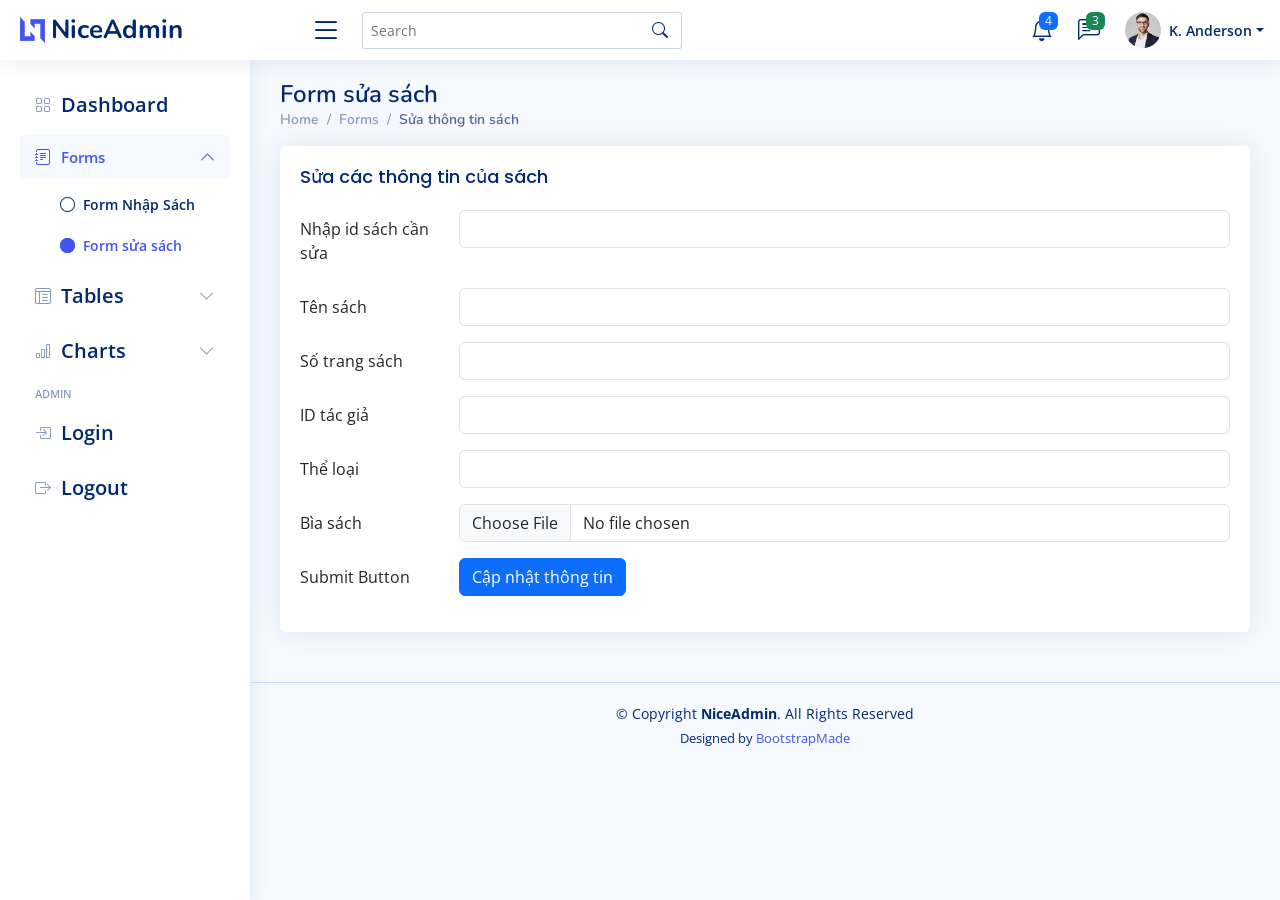
<file: web_ban_sach/front-end/NiceAdmin/forms-edit.html>
<!DOCTYPE html>
<html lang="en">

<head>
  <meta charset="utf-8">
  <meta content="width=device-width, initial-scale=1.0" name="viewport">

  <title>Forms / Elements - NiceAdmin Bootstrap Template</title>
  <meta content="" name="description">
  <meta content="" name="keywords">

  <!-- Favicons -->
  <link href="assets/img/favicon.png" rel="icon">
  <link href="assets/img/apple-touch-icon.png" rel="apple-touch-icon">

  <!-- Google Fonts -->
  <link href="https://fonts.gstatic.com" rel="preconnect">
  <link href="https://fonts.googleapis.com/css?family=Open+Sans:300,300i,400,400i,600,600i,700,700i|Nunito:300,300i,400,400i,600,600i,700,700i|Poppins:300,300i,400,400i,500,500i,600,600i,700,700i" rel="stylesheet">

  <!-- Vendor CSS Files -->
  <link href="assets/vendor/bootstrap/css/bootstrap.min.css" rel="stylesheet">
  <link href="assets/vendor/bootstrap-icons/bootstrap-icons.css" rel="stylesheet">
  <link href="assets/vendor/boxicons/css/boxicons.min.css" rel="stylesheet">
  <link href="assets/vendor/quill/quill.snow.css" rel="stylesheet">
  <link href="assets/vendor/quill/quill.bubble.css" rel="stylesheet">
  <link href="assets/vendor/remixicon/remixicon.css" rel="stylesheet">
  <link href="assets/vendor/simple-datatables/style.css" rel="stylesheet">

  <!-- Template Main CSS File -->
  <link href="assets/css/style.css" rel="stylesheet">

  <!-- =======================================================
  * Template Name: NiceAdmin
  * Template URL: https://bootstrapmade.com/nice-admin-bootstrap-admin-html-template/
  * Updated: Apr 20 2024 with Bootstrap v5.3.3
  * Author: BootstrapMade.com
  * License: https://bootstrapmade.com/license/
  ======================================================== -->
</head>

<body>

  <!-- ======= Header ======= -->
  <header id="header" class="header fixed-top d-flex align-items-center">

    <div class="d-flex align-items-center justify-content-between">
      <a href="index.html" class="logo d-flex align-items-center">
        <img src="assets/img/logo.png" alt="">
        <span class="d-none d-lg-block">NiceAdmin</span>
      </a>
      <i class="bi bi-list toggle-sidebar-btn"></i>
    </div><!-- End Logo -->

    <div class="search-bar">
      <form class="search-form d-flex align-items-center" method="POST" action="#">
        <input type="text" name="query" placeholder="Search" title="Enter search keyword">
        <button type="submit" title="Search"><i class="bi bi-search"></i></button>
      </form>
    </div><!-- End Search Bar -->

    <nav class="header-nav ms-auto">
      <ul class="d-flex align-items-center">

        <li class="nav-item d-block d-lg-none">
          <a class="nav-link nav-icon search-bar-toggle " href="#">
            <i class="bi bi-search"></i>
          </a>
        </li><!-- End Search Icon-->

        <li class="nav-item dropdown">

          <a class="nav-link nav-icon" href="#" data-bs-toggle="dropdown">
            <i class="bi bi-bell"></i>
            <span class="badge bg-primary badge-number">4</span>
          </a><!-- End Notification Icon -->

          <ul class="dropdown-menu dropdown-menu-end dropdown-menu-arrow notifications">
            <li class="dropdown-header">
              You have 4 new notifications
              <a href="#"><span class="badge rounded-pill bg-primary p-2 ms-2">View all</span></a>
            </li>
            <li>
              <hr class="dropdown-divider">
            </li>

            <li class="notification-item">
              <i class="bi bi-exclamation-circle text-warning"></i>
              <div>
                <h4>Lorem Ipsum</h4>
                <p>Quae dolorem earum veritatis oditseno</p>
                <p>30 min. ago</p>
              </div>
            </li>

            <li>
              <hr class="dropdown-divider">
            </li>

            <li class="notification-item">
              <i class="bi bi-x-circle text-danger"></i>
              <div>
                <h4>Atque rerum nesciunt</h4>
                <p>Quae dolorem earum veritatis oditseno</p>
                <p>1 hr. ago</p>
              </div>
            </li>

            <li>
              <hr class="dropdown-divider">
            </li>

            <li class="notification-item">
              <i class="bi bi-check-circle text-success"></i>
              <div>
                <h4>Sit rerum fuga</h4>
                <p>Quae dolorem earum veritatis oditseno</p>
                <p>2 hrs. ago</p>
              </div>
            </li>

            <li>
              <hr class="dropdown-divider">
            </li>

            <li class="notification-item">
              <i class="bi bi-info-circle text-primary"></i>
              <div>
                <h4>Dicta reprehenderit</h4>
                <p>Quae dolorem earum veritatis oditseno</p>
                <p>4 hrs. ago</p>
              </div>
            </li>

            <li>
              <hr class="dropdown-divider">
            </li>
            <li class="dropdown-footer">
              <a href="#">Show all notifications</a>
            </li>

          </ul><!-- End Notification Dropdown Items -->

        </li><!-- End Notification Nav -->

        <li class="nav-item dropdown">

          <a class="nav-link nav-icon" href="#" data-bs-toggle="dropdown">
            <i class="bi bi-chat-left-text"></i>
            <span class="badge bg-success badge-number">3</span>
          </a><!-- End Messages Icon -->

          <ul class="dropdown-menu dropdown-menu-end dropdown-menu-arrow messages">
            <li class="dropdown-header">
              You have 3 new messages
              <a href="#"><span class="badge rounded-pill bg-primary p-2 ms-2">View all</span></a>
            </li>
            <li>
              <hr class="dropdown-divider">
            </li>

            <li class="message-item">
              <a href="#">
                <img src="assets/img/messages-1.jpg" alt="" class="rounded-circle">
                <div>
                  <h4>Maria Hudson</h4>
                  <p>Velit asperiores et ducimus soluta repudiandae labore officia est ut...</p>
                  <p>4 hrs. ago</p>
                </div>
              </a>
            </li>
            <li>
              <hr class="dropdown-divider">
            </li>

            <li class="message-item">
              <a href="#">
                <img src="assets/img/messages-2.jpg" alt="" class="rounded-circle">
                <div>
                  <h4>Anna Nelson</h4>
                  <p>Velit asperiores et ducimus soluta repudiandae labore officia est ut...</p>
                  <p>6 hrs. ago</p>
                </div>
              </a>
            </li>
            <li>
              <hr class="dropdown-divider">
            </li>

            <li class="message-item">
              <a href="#">
                <img src="assets/img/messages-3.jpg" alt="" class="rounded-circle">
                <div>
                  <h4>David Muldon</h4>
                  <p>Velit asperiores et ducimus soluta repudiandae labore officia est ut...</p>
                  <p>8 hrs. ago</p>
                </div>
              </a>
            </li>
            <li>
              <hr class="dropdown-divider">
            </li>

            <li class="dropdown-footer">
              <a href="#">Show all messages</a>
            </li>

          </ul><!-- End Messages Dropdown Items -->

        </li><!-- End Messages Nav -->

        <li class="nav-item dropdown pe-3">

          <a class="nav-link nav-profile d-flex align-items-center pe-0" href="#" data-bs-toggle="dropdown">
            <img src="assets/img/profile-img.jpg" alt="Profile" class="rounded-circle">
            <span class="d-none d-md-block dropdown-toggle ps-2">K. Anderson</span>
          </a><!-- End Profile Iamge Icon -->

          <ul class="dropdown-menu dropdown-menu-end dropdown-menu-arrow profile">
            <li class="dropdown-header">
              <h6>Kevin Anderson</h6>
              <span>Web Designer</span>
            </li>
            <li>
              <hr class="dropdown-divider">
            </li>

            <li>
              <a class="dropdown-item d-flex align-items-center" href="users-profile.html">
                <i class="bi bi-person"></i>
                <span>My Profile</span>
              </a>
            </li>
            <li>
              <hr class="dropdown-divider">
            </li>

            <li>
              <a class="dropdown-item d-flex align-items-center" href="users-profile.html">
                <i class="bi bi-gear"></i>
                <span>Account Settings</span>
              </a>
            </li>
            <li>
              <hr class="dropdown-divider">
            </li>

            <li>
              <a class="dropdown-item d-flex align-items-center" href="pages-faq.html">
                <i class="bi bi-question-circle"></i>
                <span>Need Help?</span>
              </a>
            </li>
            <li>
              <hr class="dropdown-divider">
            </li>

            <li>
              <a class="dropdown-item d-flex align-items-center" href="pages-login.html">
                <i class="bi bi-box-arrow-right"></i>
                <span>Sign Out</span>
              </a>
            </li>

          </ul><!-- End Profile Dropdown Items -->
        </li><!-- End Profile Nav -->

      </ul>
    </nav><!-- End Icons Navigation -->

  </header><!-- End Header -->

  <!-- ======= Sidebar ======= -->
  <aside id="sidebar" class="sidebar">

    <ul class="sidebar-nav" id="sidebar-nav">

      <li class="nav-item">
        <a class="nav-link collapsed" href="index.html">
          <i class="bi bi-grid"></i>
          <span>Dashboard</span>
        </a>
      </li><!-- End Dashboard Nav -->


      <li class="nav-item">
        <a class="nav-link " data-bs-target="#forms-nav" data-bs-toggle="collapse" href="#">
          <i class="bi bi-journal-text"></i><span>Forms</span><i class="bi bi-chevron-down ms-auto"></i>
        </a>
        <ul id="forms-nav" class="nav-content collapse show" data-bs-parent="#sidebar-nav">
          <li>
            <a href="forms-elements.html">
              <i class="bi bi-circle"></i><span>Form Nhập Sách</span>
            </a>
          </li>
          <li>
            <a href="forms-edit.html" class="active">
              <i class="bi bi-circle"></i><span>Form sửa sách</span>
            </a>
          </li>
        </ul>
      </li><!-- End Forms Nav -->

      <li class="nav-item">
        <a class="nav-link collapsed" data-bs-target="#tables-nav" data-bs-toggle="collapse" href="#">
          <i class="bi bi-layout-text-window-reverse"></i><span>Tables</span><i class="bi bi-chevron-down ms-auto"></i>
        </a>
        <ul id="tables-nav" class="nav-content collapse " data-bs-parent="#sidebar-nav">
          <li>
            <a href="tables-general.html">
              <i class="bi bi-circle"></i><span>General Tables</span>
            </a>
          </li>
          <li>
            <a href="tables-data.html">
              <i class="bi bi-circle"></i><span>Data Tables</span>
            </a>
          </li>
        </ul>
      </li><!-- End Tables Nav -->

      <li class="nav-item">
        <a class="nav-link collapsed" data-bs-target="#charts-nav" data-bs-toggle="collapse" href="#">
          <i class="bi bi-bar-chart"></i><span>Charts</span><i class="bi bi-chevron-down ms-auto"></i>
        </a>
        <ul id="charts-nav" class="nav-content collapse " data-bs-parent="#sidebar-nav">
          <li>
            <a href="charts-chartjs.html">
              <i class="bi bi-circle"></i><span>Hóa đơn</span>
            </a>
          </li>
          <li>
            <a href="charts-apexcharts.html">
              <i class="bi bi-circle"></i><span>ApexCharts</span>
            </a>
          </li>
          <li>
            <a href="charts-echarts.html">
              <i class="bi bi-circle"></i><span>ECharts</span>
            </a>
          </li>
        </ul>
      </li><!-- End Charts Nav -->

      <li class="nav-heading">Admin</li>

      <li class="nav-item">
        <a class="nav-link collapsed" href="pages-login.html">
          <i class="bi bi-box-arrow-in-right"></i>
          <span>Login</span>
        </a>
        <li class="nav-item">
          <a class="nav-link collapsed" href="pages-login.html">
            <i class="bi bi-box-arrow-right"></i>
            <span>Logout</span>
          </a>
        </li><!--End Icon Logout -->

    </ul>

  </aside><!-- End Sidebar-->

  <main id="main" class="main">

    <div class="pagetitle">
      <h1>Form sửa sách</h1>
      <nav>
        <ol class="breadcrumb">
          <li class="breadcrumb-item"><a href="index.html">Home</a></li>
          <li class="breadcrumb-item">Forms</li>
          <li class="breadcrumb-item active">Sửa thông tin sách</li>
        </ol>
      </nav>
    </div><!-- End Page Title -->

    <section class="section">
      <div class="row">
          <div class="col-lg-12">
  
              <div class="card">
                  <div class="card-body">
                      <h5 class="card-title">Sửa các thông tin của sách</h5>
  
                      <!-- Sửa các thông tin của sách -->
                      <form id="book-form">
                          <div class="row mb-3">
                              <label for="bookid" class="col-sm-2 col-form-label">Nhập id sách cần sửa</label>
                              <div class="col-sm-10">
                                  <input type="text" id="bookid" class="form-control" required>
                              </div>
                          </div>
                          <div class="row mb-3">
                              <label for="bookName" class="col-sm-2 col-form-label">Tên sách</label>
                              <div class="col-sm-10">
                                  <input type="text" id="bookName" class="form-control" required>
                              </div>
                          </div>
                          <div class="row mb-3">
                              <label for="pageCount" class="col-sm-2 col-form-label">Số trang sách</label>
                              <div class="col-sm-10">
                                  <input type="number" id="pageCount" class="form-control" required>
                              </div>
                          </div>
                          <div class="row mb-3">
                              <label for="authorId" class="col-sm-2 col-form-label">ID tác giả</label>
                              <div class="col-sm-10">
                                  <input type="number" id="authorId" class="form-control" required>
                              </div>
                          </div>
                          <div class="row mb-3">
                              <label for="categoryId" class="col-sm-2 col-form-label">Thể loại</label>
                              <div class="col-sm-10">
                                  <input type="number" id="categoryId" class="form-control" required>
                              </div>
                          </div>
                          <div class="row mb-3">
                              <label for="bookCover" class="col-sm-2 col-form-label">Bìa sách</label>
                              <div class="col-sm-10">
                                  <input type="file" id="bookCover" class="form-control">
                              </div>
                          </div>
                          <div class="row mb-3">
                              <label class="col-sm-2 col-form-label">Submit Button</label>
                              <div class="col-sm-10">
                                <button id="cap_nhat" type="button" class="btn btn-primary">Cập nhật thông tin</button>
                              </div>
                          </div>
                      </form>
                  </div>
              </div>
          </div>
      </div>
  </section>

  </main><!-- End #main -->

  <!-- ======= Footer ======= -->
  <footer id="footer" class="footer">
    <div class="copyright">
      &copy; Copyright <strong><span>NiceAdmin</span></strong>. All Rights Reserved
    </div>
    <div class="credits">
      <!-- All the links in the footer should remain intact. -->
      <!-- You can delete the links only if you purchased the pro version. -->
      <!-- Licensing information: https://bootstrapmade.com/license/ -->
      <!-- Purchase the pro version with working PHP/AJAX contact form: https://bootstrapmade.com/nice-admin-bootstrap-admin-html-template/ -->
      Designed by <a href="https://bootstrapmade.com/">BootstrapMade</a>
    </div>
  </footer><!-- End Footer -->

  <a href="#" class="back-to-top d-flex align-items-center justify-content-center"><i class="bi bi-arrow-up-short"></i></a>

  <!-- Vendor JS Files -->
  <script src="assets/vendor/apexcharts/apexcharts.min.js"></script>
  <script src="assets/vendor/bootstrap/js/bootstrap.bundle.min.js"></script>
  <script src="assets/vendor/chart.js/chart.umd.js"></script>
  <script src="assets/vendor/echarts/echarts.min.js"></script>
  <script src="assets/vendor/quill/quill.js"></script>
  <script src="assets/vendor/simple-datatables/simple-datatables.js"></script>
  <script src="assets/vendor/tinymce/tinymce.min.js"></script>
  <script src="assets/vendor/php-email-form/validate.js"></script>

  <!-- Template Main JS File -->
  <script src="assets/js/edit_book.js"></script>

</body>

</html>
</file>
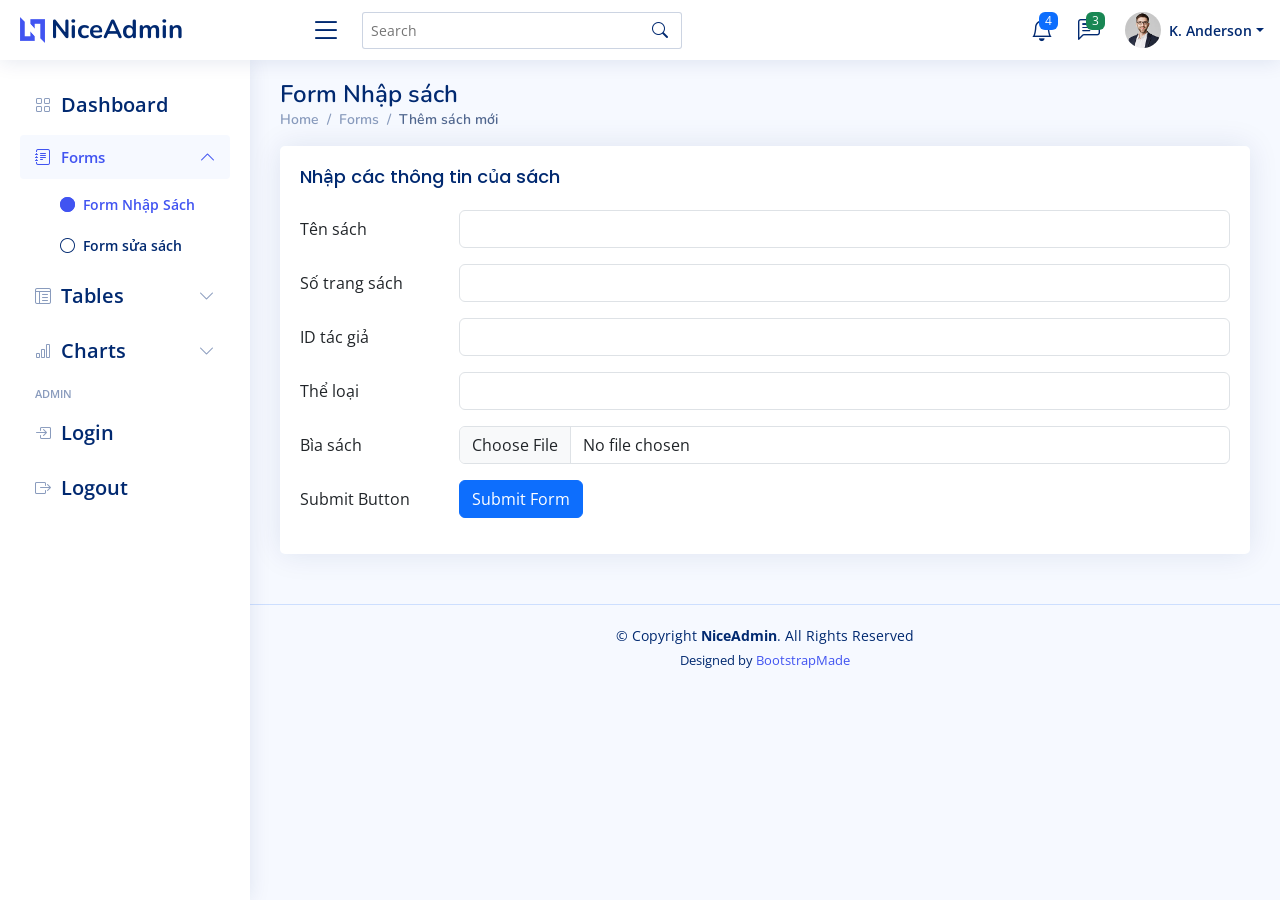
<file: web_ban_sach/front-end/NiceAdmin/forms-elements.html>
<!DOCTYPE html>
<html lang="en">

<head>
  <meta charset="utf-8">
  <meta content="width=device-width, initial-scale=1.0" name="viewport">

  <title>Forms / Elements - NiceAdmin Bootstrap Template</title>
  <meta content="" name="description">
  <meta content="" name="keywords">

  <!-- Favicons -->
  <link href="assets/img/favicon.png" rel="icon">
  <link href="assets/img/apple-touch-icon.png" rel="apple-touch-icon">

  <!-- Google Fonts -->
  <link href="https://fonts.gstatic.com" rel="preconnect">
  <link href="https://fonts.googleapis.com/css?family=Open+Sans:300,300i,400,400i,600,600i,700,700i|Nunito:300,300i,400,400i,600,600i,700,700i|Poppins:300,300i,400,400i,500,500i,600,600i,700,700i" rel="stylesheet">

  <!-- Vendor CSS Files -->
  <link href="assets/vendor/bootstrap/css/bootstrap.min.css" rel="stylesheet">
  <link href="assets/vendor/bootstrap-icons/bootstrap-icons.css" rel="stylesheet">
  <link href="assets/vendor/boxicons/css/boxicons.min.css" rel="stylesheet">
  <link href="assets/vendor/quill/quill.snow.css" rel="stylesheet">
  <link href="assets/vendor/quill/quill.bubble.css" rel="stylesheet">
  <link href="assets/vendor/remixicon/remixicon.css" rel="stylesheet">
  <link href="assets/vendor/simple-datatables/style.css" rel="stylesheet">

  <!-- Template Main CSS File -->
  <link href="assets/css/style.css" rel="stylesheet">

  <!-- =======================================================
  * Template Name: NiceAdmin
  * Template URL: https://bootstrapmade.com/nice-admin-bootstrap-admin-html-template/
  * Updated: Apr 20 2024 with Bootstrap v5.3.3
  * Author: BootstrapMade.com
  * License: https://bootstrapmade.com/license/
  ======================================================== -->
</head>

<body>

  <!-- ======= Header ======= -->
  <header id="header" class="header fixed-top d-flex align-items-center">

    <div class="d-flex align-items-center justify-content-between">
      <a href="index.html" class="logo d-flex align-items-center">
        <img src="assets/img/logo.png" alt="">
        <span class="d-none d-lg-block">NiceAdmin</span>
      </a>
      <i class="bi bi-list toggle-sidebar-btn"></i>
    </div><!-- End Logo -->

    <div class="search-bar">
      <form class="search-form d-flex align-items-center" method="POST" action="#">
        <input type="text" name="query" placeholder="Search" title="Enter search keyword">
        <button type="submit" title="Search"><i class="bi bi-search"></i></button>
      </form>
    </div><!-- End Search Bar -->

    <nav class="header-nav ms-auto">
      <ul class="d-flex align-items-center">

        <li class="nav-item d-block d-lg-none">
          <a class="nav-link nav-icon search-bar-toggle " href="#">
            <i class="bi bi-search"></i>
          </a>
        </li><!-- End Search Icon-->

        <li class="nav-item dropdown">

          <a class="nav-link nav-icon" href="#" data-bs-toggle="dropdown">
            <i class="bi bi-bell"></i>
            <span class="badge bg-primary badge-number">4</span>
          </a><!-- End Notification Icon -->

          <ul class="dropdown-menu dropdown-menu-end dropdown-menu-arrow notifications">
            <li class="dropdown-header">
              You have 4 new notifications
              <a href="#"><span class="badge rounded-pill bg-primary p-2 ms-2">View all</span></a>
            </li>
            <li>
              <hr class="dropdown-divider">
            </li>

            <li class="notification-item">
              <i class="bi bi-exclamation-circle text-warning"></i>
              <div>
                <h4>Lorem Ipsum</h4>
                <p>Quae dolorem earum veritatis oditseno</p>
                <p>30 min. ago</p>
              </div>
            </li>

            <li>
              <hr class="dropdown-divider">
            </li>

            <li class="notification-item">
              <i class="bi bi-x-circle text-danger"></i>
              <div>
                <h4>Atque rerum nesciunt</h4>
                <p>Quae dolorem earum veritatis oditseno</p>
                <p>1 hr. ago</p>
              </div>
            </li>

            <li>
              <hr class="dropdown-divider">
            </li>

            <li class="notification-item">
              <i class="bi bi-check-circle text-success"></i>
              <div>
                <h4>Sit rerum fuga</h4>
                <p>Quae dolorem earum veritatis oditseno</p>
                <p>2 hrs. ago</p>
              </div>
            </li>

            <li>
              <hr class="dropdown-divider">
            </li>

            <li class="notification-item">
              <i class="bi bi-info-circle text-primary"></i>
              <div>
                <h4>Dicta reprehenderit</h4>
                <p>Quae dolorem earum veritatis oditseno</p>
                <p>4 hrs. ago</p>
              </div>
            </li>

            <li>
              <hr class="dropdown-divider">
            </li>
            <li class="dropdown-footer">
              <a href="#">Show all notifications</a>
            </li>

          </ul><!-- End Notification Dropdown Items -->

        </li><!-- End Notification Nav -->

        <li class="nav-item dropdown">

          <a class="nav-link nav-icon" href="#" data-bs-toggle="dropdown">
            <i class="bi bi-chat-left-text"></i>
            <span class="badge bg-success badge-number">3</span>
          </a><!-- End Messages Icon -->

          <ul class="dropdown-menu dropdown-menu-end dropdown-menu-arrow messages">
            <li class="dropdown-header">
              You have 3 new messages
              <a href="#"><span class="badge rounded-pill bg-primary p-2 ms-2">View all</span></a>
            </li>
            <li>
              <hr class="dropdown-divider">
            </li>

            <li class="message-item">
              <a href="#">
                <img src="assets/img/messages-1.jpg" alt="" class="rounded-circle">
                <div>
                  <h4>Maria Hudson</h4>
                  <p>Velit asperiores et ducimus soluta repudiandae labore officia est ut...</p>
                  <p>4 hrs. ago</p>
                </div>
              </a>
            </li>
            <li>
              <hr class="dropdown-divider">
            </li>

            <li class="message-item">
              <a href="#">
                <img src="assets/img/messages-2.jpg" alt="" class="rounded-circle">
                <div>
                  <h4>Anna Nelson</h4>
                  <p>Velit asperiores et ducimus soluta repudiandae labore officia est ut...</p>
                  <p>6 hrs. ago</p>
                </div>
              </a>
            </li>
            <li>
              <hr class="dropdown-divider">
            </li>

            <li class="message-item">
              <a href="#">
                <img src="assets/img/messages-3.jpg" alt="" class="rounded-circle">
                <div>
                  <h4>David Muldon</h4>
                  <p>Velit asperiores et ducimus soluta repudiandae labore officia est ut...</p>
                  <p>8 hrs. ago</p>
                </div>
              </a>
            </li>
            <li>
              <hr class="dropdown-divider">
            </li>

            <li class="dropdown-footer">
              <a href="#">Show all messages</a>
            </li>

          </ul><!-- End Messages Dropdown Items -->

        </li><!-- End Messages Nav -->

        <li class="nav-item dropdown pe-3">

          <a class="nav-link nav-profile d-flex align-items-center pe-0" href="#" data-bs-toggle="dropdown">
            <img src="assets/img/profile-img.jpg" alt="Profile" class="rounded-circle">
            <span class="d-none d-md-block dropdown-toggle ps-2">K. Anderson</span>
          </a><!-- End Profile Iamge Icon -->

          <ul class="dropdown-menu dropdown-menu-end dropdown-menu-arrow profile">
            <li class="dropdown-header">
              <h6>Kevin Anderson</h6>
              <span>Web Designer</span>
            </li>
            <li>
              <hr class="dropdown-divider">
            </li>

            <li>
              <a class="dropdown-item d-flex align-items-center" href="users-profile.html">
                <i class="bi bi-person"></i>
                <span>My Profile</span>
              </a>
            </li>
            <li>
              <hr class="dropdown-divider">
            </li>

            <li>
              <a class="dropdown-item d-flex align-items-center" href="users-profile.html">
                <i class="bi bi-gear"></i>
                <span>Account Settings</span>
              </a>
            </li>
            <li>
              <hr class="dropdown-divider">
            </li>

            <li>
              <a class="dropdown-item d-flex align-items-center" href="pages-faq.html">
                <i class="bi bi-question-circle"></i>
                <span>Need Help?</span>
              </a>
            </li>
            <li>
              <hr class="dropdown-divider">
            </li>

            <li>
              <a class="dropdown-item d-flex align-items-center" href="pages-login.html">
                <i class="bi bi-box-arrow-right"></i>
                <span>Sign Out</span>
              </a>
            </li>

          </ul><!-- End Profile Dropdown Items -->
        </li><!-- End Profile Nav -->

      </ul>
    </nav><!-- End Icons Navigation -->

  </header><!-- End Header -->

  <!-- ======= Sidebar ======= -->
  <aside id="sidebar" class="sidebar">

    <ul class="sidebar-nav" id="sidebar-nav">

      <li class="nav-item">
        <a class="nav-link collapsed" href="index.html">
          <i class="bi bi-grid"></i>
          <span>Dashboard</span>
        </a>
      </li><!-- End Dashboard Nav -->


      <li class="nav-item">
        <a class="nav-link " data-bs-target="#forms-nav" data-bs-toggle="collapse" href="#">
          <i class="bi bi-journal-text"></i><span>Forms</span><i class="bi bi-chevron-down ms-auto"></i>
        </a>
        <ul id="forms-nav" class="nav-content collapse show" data-bs-parent="#sidebar-nav">
          <li>
            <a href="forms-elements.html" class="active">
              <i class="bi bi-circle"></i><span>Form Nhập Sách</span>
            </a>
          </li>
          <li>
            <a href="forms-edit.html">
              <i class="bi bi-circle"></i><span>Form sửa sách</span>
            </a>
          </li>
        </ul>
      </li><!-- End Forms Nav -->

      <li class="nav-item">
        <a class="nav-link collapsed" data-bs-target="#tables-nav" data-bs-toggle="collapse" href="#">
          <i class="bi bi-layout-text-window-reverse"></i><span>Tables</span><i class="bi bi-chevron-down ms-auto"></i>
        </a>
        <ul id="tables-nav" class="nav-content collapse " data-bs-parent="#sidebar-nav">
          <li>
            <a href="tables-general.html">
              <i class="bi bi-circle"></i><span>Danh sách sách theo thể loại</span>
            </a>
          </li>
          <li>
            <a href="tables-data.html" class="active">
              <i class="bi bi-circle"></i><span>Danh sách tất cả sách</span>
            </a>
          </li>
        </ul>
      </li><!-- End Tables Nav -->

      <li class="nav-item">
        <a class="nav-link collapsed" data-bs-target="#charts-nav" data-bs-toggle="collapse" href="#">
          <i class="bi bi-bar-chart"></i><span>Charts</span><i class="bi bi-chevron-down ms-auto"></i>
        </a>
        <ul id="charts-nav" class="nav-content collapse " data-bs-parent="#sidebar-nav">
          <li>
            <a href="charts-chartjs.html">
              <i class="bi bi-circle"></i><span>Hóa đơn</span>
            </a>
          </li>
          <li>
            <a href="charts-apexcharts.html">
              <i class="bi bi-circle"></i><span>ApexCharts</span>
            </a>
          </li>
          <li>
            <a href="charts-echarts.html">
              <i class="bi bi-circle"></i><span>ECharts</span>
            </a>
          </li>
        </ul>
      </li><!-- End Charts Nav -->


      <li class="nav-heading">Admin</li>

      <li class="nav-item">
        <a class="nav-link collapsed" href="pages-login.html">
          <i class="bi bi-box-arrow-in-right"></i>
          <span>Login</span>
        </a>
        <li class="nav-item">
          <a class="nav-link collapsed" href="pages-login.html">
            <i class="bi bi-box-arrow-right"></i>
            <span>Logout</span>
          </a>
        </li><!--End Icon Logout -->

    </ul>

  </aside><!-- End Sidebar-->

  <main id="main" class="main">

    <div class="pagetitle">
      <h1>Form Nhập sách</h1>
      <nav>
        <ol class="breadcrumb">
          <li class="breadcrumb-item"><a href="index.html">Home</a></li>
          <li class="breadcrumb-item">Forms</li>
          <li class="breadcrumb-item active">Thêm sách mới</li>
        </ol>
      </nav>
    </div><!-- End Page Title -->

    <section class="section">
      <div class="row">
        <div class="col-lg-12">

          <div class="card">
            <div class="card-body">
              <h5 class="card-title">Nhập các thông tin của sách</h5>

              <!-- Nhập các thông tin của sách -->
              <form id="book-form">
                <div class="row mb-3">
                    <label for="bookName" class="col-sm-2 col-form-label">Tên sách</label>
                    <div class="col-sm-10">
                        <input type="text" id="bookName" class="form-control" required>
                    </div>
                </div>
                <div class="row mb-3">
                    <label for="pageCount" class="col-sm-2 col-form-label">Số trang sách</label>
                    <div class="col-sm-10">
                        <input type="number" id="pageCount" class="form-control" required>
                    </div>
                </div>
                <div class="row mb-3">
                    <label for="authorId" class="col-sm-2 col-form-label">ID tác giả</label>
                    <div class="col-sm-10">
                        <input type="text" id="authorId" class="form-control" required>
                    </div>
                </div>
                <div class="row mb-3">
                    <label for="categoryId" class="col-sm-2 col-form-label">Thể loại</label>
                    <div class="col-sm-10">
                        <input type="number" id="categoryId" class="form-control" required>
                    </div>
                </div>
                <div class="row mb-3">
                    <label for="bookCover" class="col-sm-2 col-form-label">Bìa sách</label>
                    <div class="col-sm-10">
                        <input type="file" id="bookCover" class="form-control">
                    </div>
                </div>
                <div class="row mb-3">
                    <label class="col-sm-2 col-form-label">Submit Button</label>
                    <div class="col-sm-10">
                        <button type="submit" class="btn btn-primary">Submit Form</button>
                    </div>
                </div>
            </form>            
    </section>

  </main><!-- End #main -->

  <!-- ======= Footer ======= -->
  <footer id="footer" class="footer">
    <div class="copyright">
      &copy; Copyright <strong><span>NiceAdmin</span></strong>. All Rights Reserved
    </div>
    <div class="credits">
      <!-- All the links in the footer should remain intact. -->
      <!-- You can delete the links only if you purchased the pro version. -->
      <!-- Licensing information: https://bootstrapmade.com/license/ -->
      <!-- Purchase the pro version with working PHP/AJAX contact form: https://bootstrapmade.com/nice-admin-bootstrap-admin-html-template/ -->
      Designed by <a href="https://bootstrapmade.com/">BootstrapMade</a>
    </div>
  </footer><!-- End Footer -->

  <a href="#" class="back-to-top d-flex align-items-center justify-content-center"><i class="bi bi-arrow-up-short"></i></a>

  <!-- Vendor JS Files -->
  <script src="assets/vendor/apexcharts/apexcharts.min.js"></script>
  <script src="assets/vendor/bootstrap/js/bootstrap.bundle.min.js"></script>
  <script src="assets/vendor/chart.js/chart.umd.js"></script>
  <script src="assets/vendor/echarts/echarts.min.js"></script>
  <script src="assets/vendor/quill/quill.js"></script>
  <script src="assets/vendor/simple-datatables/simple-datatables.js"></script>
  <script src="assets/vendor/tinymce/tinymce.min.js"></script>
  <script src="assets/vendor/php-email-form/validate.js"></script>

  <!-- Template Main JS File -->
  <script src="assets/js/add_book.js"></script>

</body>

</html>
</file>
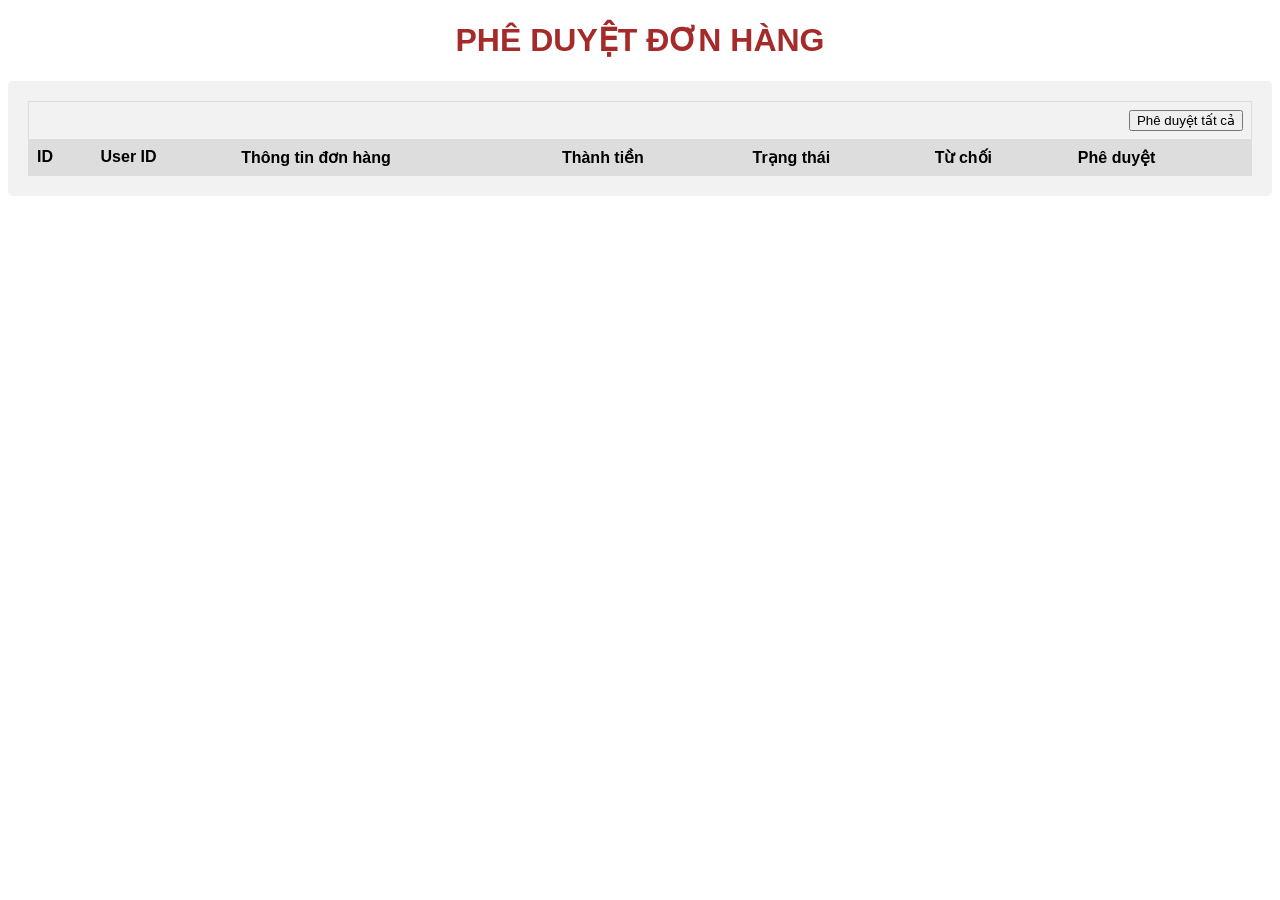
<file: web_ban_sach/front-end/NiceAdmin/phe_duyet_don.html>
<!DOCTYPE html>
<html lang="en">

<head>
    <meta charset="UTF-8">
    <meta http-equiv="X-UA-Compatible" content="IE=edge">
    <meta name="viewport" content="width=device-width, initial-scale=1.0">
    <link rel="stylesheet" href="/web_ban_sach/front-end/NiceAdmin/assets/css/stylee.css">
    <title>Phê duyệt đơn hàng</title>
</head>

<body>
    <h1 class="heading"> Phê duyệt đơn hàng </h1>
    <div class="container">
        <table id="order-table">
            <thead>
                <tr>
                    <th colspan="7">
                        <button style="float: right;" onclick="approveAll()">Phê duyệt tất cả</button>
                    </th>
                </tr>
                <tr>
                    <th>ID</th>
                    <th>User ID</th>
                    <th>Thông tin đơn hàng</th>
                    <th>Thành tiền</th>
                    <th>Trạng thái</th>
                    <th>Từ chối</th>
                    <th>Phê duyệt</th>
                </tr>
            </thead>
            <tbody id="order-body">
                <!-- Dữ liệu từ API sẽ được render tại đây -->
            </tbody>
        </table>
    </div>

    <script src="/web_ban_sach/front-end/NiceAdmin/assets/js/phe_duyet.js"></script>
</body>

</html>
</file>
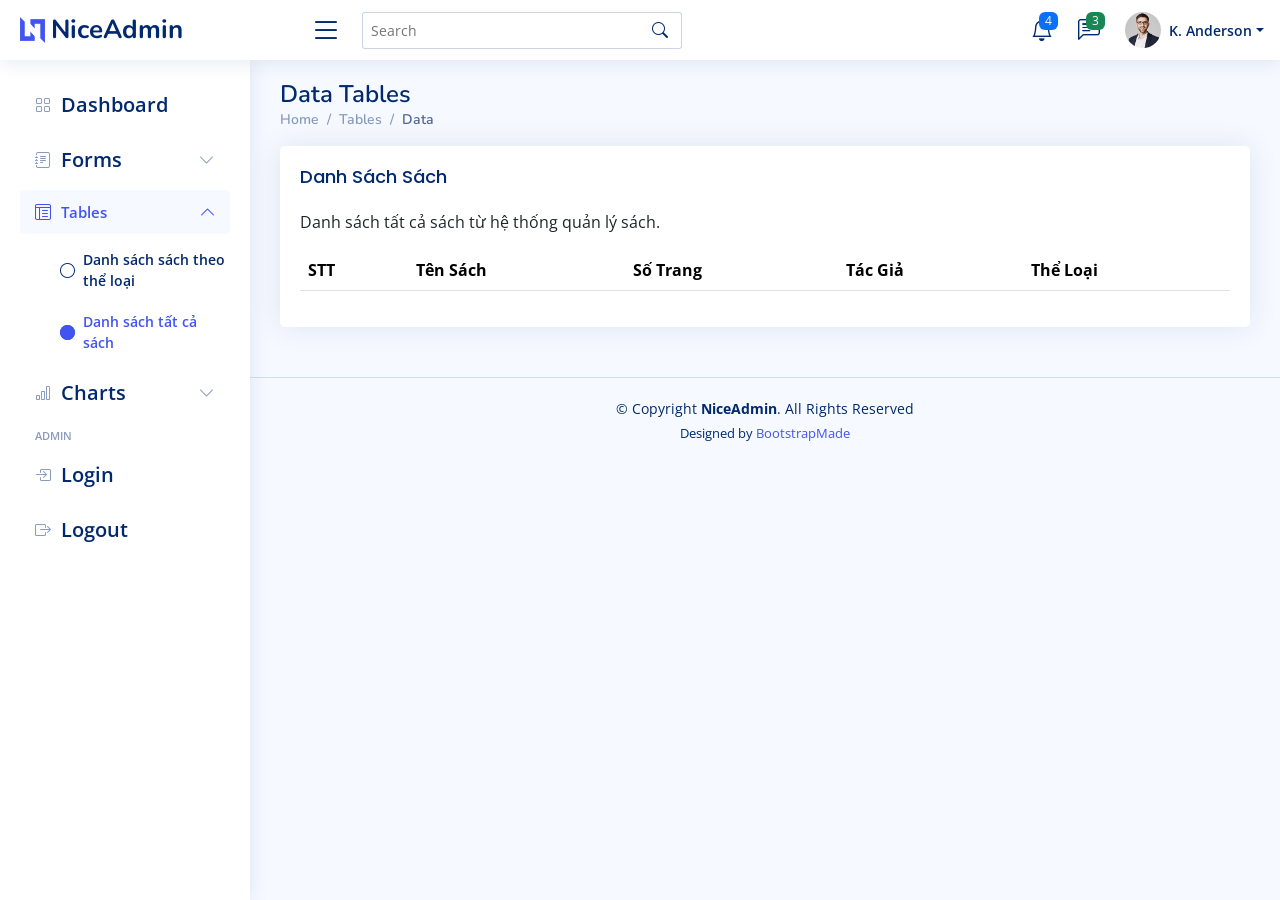
<file: web_ban_sach/front-end/NiceAdmin/tables-data.html>
<!DOCTYPE html>
<html lang="en">

<head>
  <meta charset="utf-8">
  <meta content="width=device-width, initial-scale=1.0" name="viewport">

  <title>Tables / Data - NiceAdmin Bootstrap Template</title>
  <meta content="" name="description">
  <meta content="" name="keywords">

  <!-- Favicons -->
  <link href="assets/img/favicon.png" rel="icon">
  <link href="assets/img/apple-touch-icon.png" rel="apple-touch-icon">

  <!-- Google Fonts -->
  <link href="https://fonts.gstatic.com" rel="preconnect">
  <link href="https://fonts.googleapis.com/css?family=Open+Sans:300,300i,400,400i,600,600i,700,700i|Nunito:300,300i,400,400i,600,600i,700,700i|Poppins:300,300i,400,400i,500,500i,600,600i,700,700i" rel="stylesheet">

  <!-- Vendor CSS Files -->
  <link href="assets/vendor/bootstrap/css/bootstrap.min.css" rel="stylesheet">
  <link href="assets/vendor/bootstrap-icons/bootstrap-icons.css" rel="stylesheet">
  <link href="assets/vendor/boxicons/css/boxicons.min.css" rel="stylesheet">
  <link href="assets/vendor/quill/quill.snow.css" rel="stylesheet">
  <link href="assets/vendor/quill/quill.bubble.css" rel="stylesheet">
  <link href="assets/vendor/remixicon/remixicon.css" rel="stylesheet">
  <link href="assets/vendor/simple-datatables/style.css" rel="stylesheet">

  <!-- Template Main CSS File -->
  <link href="assets/css/style.css" rel="stylesheet">

  <!-- =======================================================
  * Template Name: NiceAdmin
  * Template URL: https://bootstrapmade.com/nice-admin-bootstrap-admin-html-template/
  * Updated: Apr 20 2024 with Bootstrap v5.3.3
  * Author: BootstrapMade.com
  * License: https://bootstrapmade.com/license/
  ======================================================== -->
</head>

<body>

  <!-- ======= Header ======= -->
  <header id="header" class="header fixed-top d-flex align-items-center">

    <div class="d-flex align-items-center justify-content-between">
      <a href="index.html" class="logo d-flex align-items-center">
        <img src="assets/img/logo.png" alt="">
        <span class="d-none d-lg-block">NiceAdmin</span>
      </a>
      <i class="bi bi-list toggle-sidebar-btn"></i>
    </div><!-- End Logo -->

    <div class="search-bar">
      <form class="search-form d-flex align-items-center" method="POST" action="#">
        <input type="text" name="query" placeholder="Search" title="Enter search keyword">
        <button type="submit" title="Search"><i class="bi bi-search"></i></button>
      </form>
    </div><!-- End Search Bar -->

    <nav class="header-nav ms-auto">
      <ul class="d-flex align-items-center">

        <li class="nav-item d-block d-lg-none">
          <a class="nav-link nav-icon search-bar-toggle " href="#">
            <i class="bi bi-search"></i>
          </a>
        </li><!-- End Search Icon-->

        <li class="nav-item dropdown">

          <a class="nav-link nav-icon" href="#" data-bs-toggle="dropdown">
            <i class="bi bi-bell"></i>
            <span class="badge bg-primary badge-number">4</span>
          </a><!-- End Notification Icon -->

          <ul class="dropdown-menu dropdown-menu-end dropdown-menu-arrow notifications">
            <li class="dropdown-header">
              You have 4 new notifications
              <a href="#"><span class="badge rounded-pill bg-primary p-2 ms-2">View all</span></a>
            </li>
            <li>
              <hr class="dropdown-divider">
            </li>

            <li class="notification-item">
              <i class="bi bi-exclamation-circle text-warning"></i>
              <div>
                <h4>Lorem Ipsum</h4>
                <p>Quae dolorem earum veritatis oditseno</p>
                <p>30 min. ago</p>
              </div>
            </li>

            <li>
              <hr class="dropdown-divider">
            </li>

            <li class="notification-item">
              <i class="bi bi-x-circle text-danger"></i>
              <div>
                <h4>Atque rerum nesciunt</h4>
                <p>Quae dolorem earum veritatis oditseno</p>
                <p>1 hr. ago</p>
              </div>
            </li>

            <li>
              <hr class="dropdown-divider">
            </li>

            <li class="notification-item">
              <i class="bi bi-check-circle text-success"></i>
              <div>
                <h4>Sit rerum fuga</h4>
                <p>Quae dolorem earum veritatis oditseno</p>
                <p>2 hrs. ago</p>
              </div>
            </li>

            <li>
              <hr class="dropdown-divider">
            </li>

            <li class="notification-item">
              <i class="bi bi-info-circle text-primary"></i>
              <div>
                <h4>Dicta reprehenderit</h4>
                <p>Quae dolorem earum veritatis oditseno</p>
                <p>4 hrs. ago</p>
              </div>
            </li>

            <li>
              <hr class="dropdown-divider">
            </li>
            <li class="dropdown-footer">
              <a href="#">Show all notifications</a>
            </li>

          </ul><!-- End Notification Dropdown Items -->

        </li><!-- End Notification Nav -->

        <li class="nav-item dropdown">

          <a class="nav-link nav-icon" href="#" data-bs-toggle="dropdown">
            <i class="bi bi-chat-left-text"></i>
            <span class="badge bg-success badge-number">3</span>
          </a><!-- End Messages Icon -->

          <ul class="dropdown-menu dropdown-menu-end dropdown-menu-arrow messages">
            <li class="dropdown-header">
              You have 3 new messages
              <a href="#"><span class="badge rounded-pill bg-primary p-2 ms-2">View all</span></a>
            </li>
            <li>
              <hr class="dropdown-divider">
            </li>

            <li class="message-item">
              <a href="#">
                <img src="assets/img/messages-1.jpg" alt="" class="rounded-circle">
                <div>
                  <h4>Maria Hudson</h4>
                  <p>Velit asperiores et ducimus soluta repudiandae labore officia est ut...</p>
                  <p>4 hrs. ago</p>
                </div>
              </a>
            </li>
            <li>
              <hr class="dropdown-divider">
            </li>

            <li class="message-item">
              <a href="#">
                <img src="assets/img/messages-2.jpg" alt="" class="rounded-circle">
                <div>
                  <h4>Anna Nelson</h4>
                  <p>Velit asperiores et ducimus soluta repudiandae labore officia est ut...</p>
                  <p>6 hrs. ago</p>
                </div>
              </a>
            </li>
            <li>
              <hr class="dropdown-divider">
            </li>

            <li class="message-item">
              <a href="#">
                <img src="assets/img/messages-3.jpg" alt="" class="rounded-circle">
                <div>
                  <h4>David Muldon</h4>
                  <p>Velit asperiores et ducimus soluta repudiandae labore officia est ut...</p>
                  <p>8 hrs. ago</p>
                </div>
              </a>
            </li>
            <li>
              <hr class="dropdown-divider">
            </li>

            <li class="dropdown-footer">
              <a href="#">Show all messages</a>
            </li>

          </ul><!-- End Messages Dropdown Items -->

        </li><!-- End Messages Nav -->

        <li class="nav-item dropdown pe-3">

          <a class="nav-link nav-profile d-flex align-items-center pe-0" href="#" data-bs-toggle="dropdown">
            <img src="assets/img/profile-img.jpg" alt="Profile" class="rounded-circle">
            <span class="d-none d-md-block dropdown-toggle ps-2">K. Anderson</span>
          </a><!-- End Profile Iamge Icon -->

          <ul class="dropdown-menu dropdown-menu-end dropdown-menu-arrow profile">
            <li class="dropdown-header">
              <h6>Kevin Anderson</h6>
              <span>Web Designer</span>
            </li>
            <li>
              <hr class="dropdown-divider">
            </li>

            <li>
              <a class="dropdown-item d-flex align-items-center" href="users-profile.html">
                <i class="bi bi-person"></i>
                <span>My Profile</span>
              </a>
            </li>
            <li>
              <hr class="dropdown-divider">
            </li>

            <li>
              <a class="dropdown-item d-flex align-items-center" href="users-profile.html">
                <i class="bi bi-gear"></i>
                <span>Account Settings</span>
              </a>
            </li>
            <li>
              <hr class="dropdown-divider">
            </li>

            <li>
              <a class="dropdown-item d-flex align-items-center" href="pages-faq.html">
                <i class="bi bi-question-circle"></i>
                <span>Need Help?</span>
              </a>
            </li>
            <li>
              <hr class="dropdown-divider">
            </li>

            <li>
              <a class="dropdown-item d-flex align-items-center" href="pages-login.html">
                <i class="bi bi-box-arrow-right"></i>
                <span>Sign Out</span>
              </a>
            </li>

          </ul><!-- End Profile Dropdown Items -->
        </li><!-- End Profile Nav -->

      </ul>
    </nav><!-- End Icons Navigation -->

  </header><!-- End Header -->

  <!-- ======= Sidebar ======= -->
  <aside id="sidebar" class="sidebar">

    <ul class="sidebar-nav" id="sidebar-nav">

      <li class="nav-item">
        <a class="nav-link collapsed" href="index.html">
          <i class="bi bi-grid"></i>
          <span>Dashboard</span>
        </a>
      </li><!-- End Dashboard Nav -->


      <li class="nav-item">
        <a class="nav-link collapsed" data-bs-target="#forms-nav" data-bs-toggle="collapse" href="#">
          <i class="bi bi-journal-text"></i><span>Forms</span><i class="bi bi-chevron-down ms-auto"></i>
        </a>
        <ul id="forms-nav" class="nav-content collapse " data-bs-parent="#sidebar-nav">
          <li>
            <a href="forms-elements.html">
              <i class="bi bi-circle"></i><span>Form Nhập Sách</span>
            </a>
          </li>
          <li>
            <a href="forms-edit.html">
              <i class="bi bi-circle"></i><span>Form sửa sách</span>
            </a>
          </li>
        </ul>
      </li><!-- End Forms Nav -->

      <li class="nav-item">
        <a class="nav-link " data-bs-target="#tables-nav" data-bs-toggle="collapse" href="#">
          <i class="bi bi-layout-text-window-reverse"></i><span>Tables</span><i class="bi bi-chevron-down ms-auto"></i>
        </a>
        <ul id="tables-nav" class="nav-content collapse show" data-bs-parent="#sidebar-nav">
          <li>
            <a href="tables-general.html">
              <i class="bi bi-circle"></i><span>Danh sách sách theo thể loại</span>
            </a>
          </li>
          <li>
            <a href="tables-data.html" class="active">
              <i class="bi bi-circle"></i><span>Danh sách tất cả sách</span>
            </a>
          </li>
        </ul>
      </li><!-- End Tables Nav -->

      <li class="nav-item">
        <a class="nav-link collapsed" data-bs-target="#charts-nav" data-bs-toggle="collapse" href="#">
          <i class="bi bi-bar-chart"></i><span>Charts</span><i class="bi bi-chevron-down ms-auto"></i>
        </a>
        <ul id="charts-nav" class="nav-content collapse " data-bs-parent="#sidebar-nav">
          <li>
            <a href="charts-chartjs.html">
              <i class="bi bi-circle"></i><span>Hóa đơn</span>
            </a>
          </li>
          <li>
            <a href="charts-apexcharts.html">
              <i class="bi bi-circle"></i><span>ApexCharts</span>
            </a>
          </li>
          <li>
            <a href="charts-echarts.html">
              <i class="bi bi-circle"></i><span>ECharts</span>
            </a>
          </li>
        </ul>
      </li><!-- End Charts Nav -->

      <li class="nav-heading">Admin</li>

      <li class="nav-item">
        <a class="nav-link collapsed" href="pages-login.html">
          <i class="bi bi-box-arrow-in-right"></i>
          <span>Login</span>
        </a>
        <li class="nav-item">
          <a class="nav-link collapsed" href="pages-login.html">
            <i class="bi bi-box-arrow-right"></i>
            <span>Logout</span>
          </a>
        </li><!--End Icon Logout -->

    </ul>

  </aside><!-- End Sidebar-->

  <main id="main" class="main">

    <div class="pagetitle">
      <h1>Data Tables</h1>
      <nav>
        <ol class="breadcrumb">
          <li class="breadcrumb-item"><a href="index.html">Home</a></li>
          <li class="breadcrumb-item">Tables</li>
          <li class="breadcrumb-item active">Data</li>
        </ol>
      </nav>
    </div><!-- End Page Title -->

    <section class="section">
      <div class="row">
          <div class="col-lg-12">
              <div class="card">
                  <div class="card-body">
                      <h5 class="card-title">Danh Sách Sách</h5>
                      <p>Danh sách tất cả sách từ hệ thống quản lý sách.</p>
  
                      <!-- Table with stripped rows -->
                      <table class="table datatable">
                          <thead>
                              <tr>
                                  <th>STT</th>
                                  <th>Tên Sách</th>
                                  <th>Số Trang</th>
                                  <th>Tác Giả</th>
                                  <th>Thể Loại</th>
                              </tr>
                          </thead>
                          <tbody>
                              <!-- Dữ liệu sẽ được chèn vào đây bởi JavaScript -->
                          </tbody>
                      </table>
                      <!-- End Table with stripped rows -->
  
                  </div>
              </div>
          </div>
      </div>
  </section>

  </main><!-- End #main -->

  <!-- ======= Footer ======= -->
  <footer id="footer" class="footer">
    <div class="copyright">
      &copy; Copyright <strong><span>NiceAdmin</span></strong>. All Rights Reserved
    </div>
    <div class="credits">
      <!-- All the links in the footer should remain intact. -->
      <!-- You can delete the links only if you purchased the pro version. -->
      <!-- Licensing information: https://bootstrapmade.com/license/ -->
      <!-- Purchase the pro version with working PHP/AJAX contact form: https://bootstrapmade.com/nice-admin-bootstrap-admin-html-template/ -->
      Designed by <a href="https://bootstrapmade.com/">BootstrapMade</a>
    </div>
  </footer><!-- End Footer -->

  <a href="#" class="back-to-top d-flex align-items-center justify-content-center"><i class="bi bi-arrow-up-short"></i></a>

  <!-- Vendor JS Files -->
  <script src="assets/vendor/apexcharts/apexcharts.min.js"></script>
  <script src="assets/vendor/bootstrap/js/bootstrap.bundle.min.js"></script>
  <script src="assets/vendor/chart.js/chart.umd.js"></script>
  <script src="assets/vendor/echarts/echarts.min.js"></script>
  <script src="assets/vendor/quill/quill.js"></script>
  <script src="assets/vendor/simple-datatables/simple-datatables.js"></script>
  <script src="assets/vendor/tinymce/tinymce.min.js"></script>
  <script src="assets/vendor/php-email-form/validate.js"></script>

  <!-- Template Main JS File -->
  <script src="assets/js/table_all.js"></script>

</body>

</html>
</file>
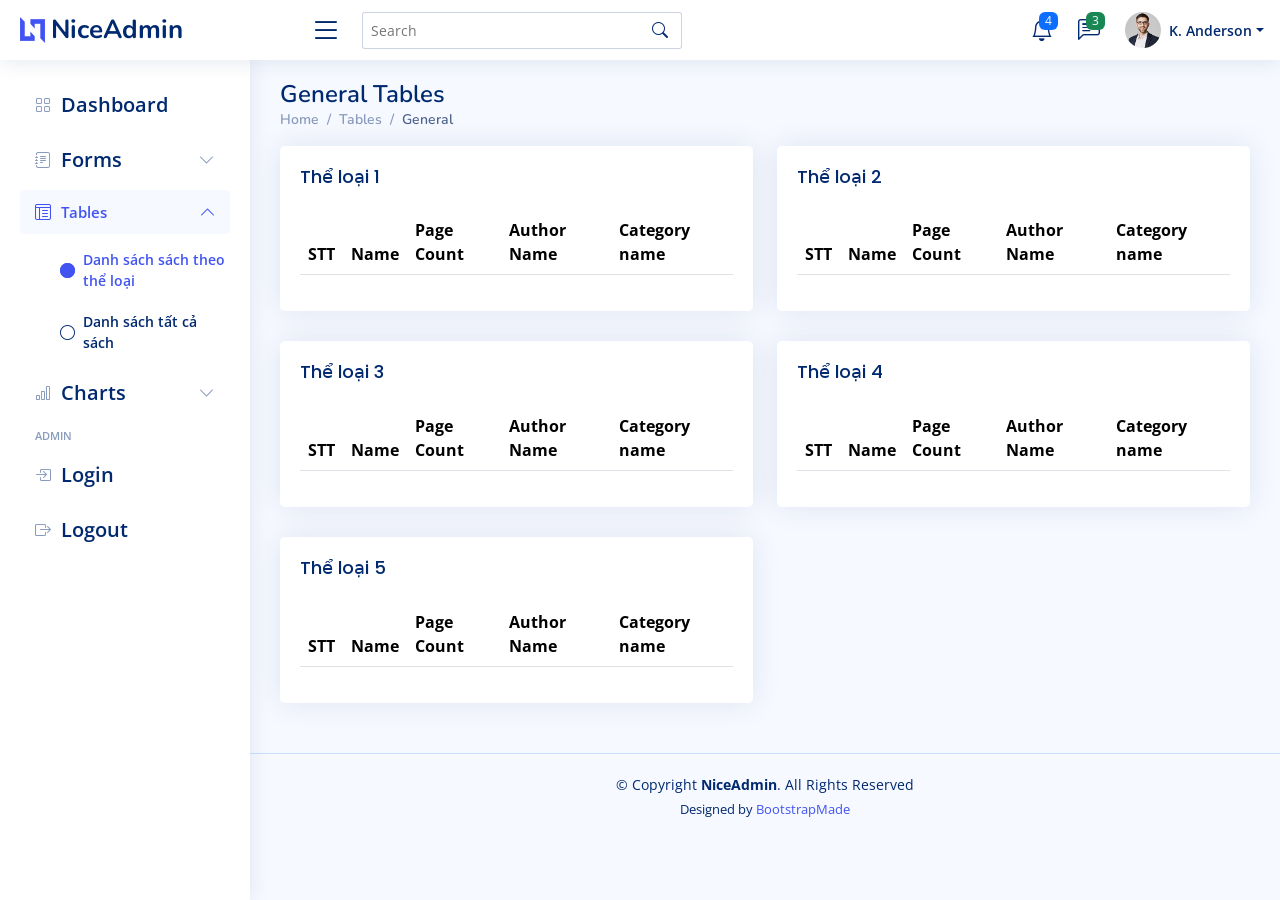
<file: web_ban_sach/front-end/NiceAdmin/tables-general.html>
<!DOCTYPE html>
<html lang="en">

<head>
  <meta charset="utf-8">
  <meta content="width=device-width, initial-scale=1.0" name="viewport">

  <title>Tables / General - NiceAdmin Bootstrap Template</title>
  <meta content="" name="description">
  <meta content="" name="keywords">

  <!-- Favicons -->
  <link href="assets/img/favicon.png" rel="icon">
  <link href="assets/img/apple-touch-icon.png" rel="apple-touch-icon">

  <!-- Google Fonts -->
  <link href="https://fonts.gstatic.com" rel="preconnect">
  <link href="https://fonts.googleapis.com/css?family=Open+Sans:300,300i,400,400i,600,600i,700,700i|Nunito:300,300i,400,400i,600,600i,700,700i|Poppins:300,300i,400,400i,500,500i,600,600i,700,700i" rel="stylesheet">

  <!-- Vendor CSS Files -->
  <link href="assets/vendor/bootstrap/css/bootstrap.min.css" rel="stylesheet">
  <link href="assets/vendor/bootstrap-icons/bootstrap-icons.css" rel="stylesheet">
  <link href="assets/vendor/boxicons/css/boxicons.min.css" rel="stylesheet">
  <link href="assets/vendor/quill/quill.snow.css" rel="stylesheet">
  <link href="assets/vendor/quill/quill.bubble.css" rel="stylesheet">
  <link href="assets/vendor/remixicon/remixicon.css" rel="stylesheet">
  <link href="assets/vendor/simple-datatables/style.css" rel="stylesheet">

  <!-- Template Main CSS File -->
  <link href="assets/css/style.css" rel="stylesheet">

  <!-- =======================================================
  * Template Name: NiceAdmin
  * Template URL: https://bootstrapmade.com/nice-admin-bootstrap-admin-html-template/
  * Updated: Apr 20 2024 with Bootstrap v5.3.3
  * Author: BootstrapMade.com
  * License: https://bootstrapmade.com/license/
  ======================================================== -->
</head>

<body>

  <!-- ======= Header ======= -->
  <header id="header" class="header fixed-top d-flex align-items-center">

    <div class="d-flex align-items-center justify-content-between">
      <a href="index.html" class="logo d-flex align-items-center">
        <img src="assets/img/logo.png" alt="">
        <span class="d-none d-lg-block">NiceAdmin</span>
      </a>
      <i class="bi bi-list toggle-sidebar-btn"></i>
    </div><!-- End Logo -->

    <div class="search-bar">
      <form class="search-form d-flex align-items-center" method="POST" action="#">
        <input type="text" name="query" placeholder="Search" title="Enter search keyword">
        <button type="submit" title="Search"><i class="bi bi-search"></i></button>
      </form>
    </div><!-- End Search Bar -->

    <nav class="header-nav ms-auto">
      <ul class="d-flex align-items-center">

        <li class="nav-item d-block d-lg-none">
          <a class="nav-link nav-icon search-bar-toggle " href="#">
            <i class="bi bi-search"></i>
          </a>
        </li><!-- End Search Icon-->

        <li class="nav-item dropdown">

          <a class="nav-link nav-icon" href="#" data-bs-toggle="dropdown">
            <i class="bi bi-bell"></i>
            <span class="badge bg-primary badge-number">4</span>
          </a><!-- End Notification Icon -->

          <ul class="dropdown-menu dropdown-menu-end dropdown-menu-arrow notifications">
            <li class="dropdown-header">
              You have 4 new notifications
              <a href="#"><span class="badge rounded-pill bg-primary p-2 ms-2">View all</span></a>
            </li>
            <li>
              <hr class="dropdown-divider">
            </li>

            <li class="notification-item">
              <i class="bi bi-exclamation-circle text-warning"></i>
              <div>
                <h4>Lorem Ipsum</h4>
                <p>Quae dolorem earum veritatis oditseno</p>
                <p>30 min. ago</p>
              </div>
            </li>

            <li>
              <hr class="dropdown-divider">
            </li>

            <li class="notification-item">
              <i class="bi bi-x-circle text-danger"></i>
              <div>
                <h4>Atque rerum nesciunt</h4>
                <p>Quae dolorem earum veritatis oditseno</p>
                <p>1 hr. ago</p>
              </div>
            </li>

            <li>
              <hr class="dropdown-divider">
            </li>

            <li class="notification-item">
              <i class="bi bi-check-circle text-success"></i>
              <div>
                <h4>Sit rerum fuga</h4>
                <p>Quae dolorem earum veritatis oditseno</p>
                <p>2 hrs. ago</p>
              </div>
            </li>

            <li>
              <hr class="dropdown-divider">
            </li>

            <li class="notification-item">
              <i class="bi bi-info-circle text-primary"></i>
              <div>
                <h4>Dicta reprehenderit</h4>
                <p>Quae dolorem earum veritatis oditseno</p>
                <p>4 hrs. ago</p>
              </div>
            </li>

            <li>
              <hr class="dropdown-divider">
            </li>
            <li class="dropdown-footer">
              <a href="#">Show all notifications</a>
            </li>

          </ul><!-- End Notification Dropdown Items -->

        </li><!-- End Notification Nav -->

        <li class="nav-item dropdown">

          <a class="nav-link nav-icon" href="#" data-bs-toggle="dropdown">
            <i class="bi bi-chat-left-text"></i>
            <span class="badge bg-success badge-number">3</span>
          </a><!-- End Messages Icon -->

          <ul class="dropdown-menu dropdown-menu-end dropdown-menu-arrow messages">
            <li class="dropdown-header">
              You have 3 new messages
              <a href="#"><span class="badge rounded-pill bg-primary p-2 ms-2">View all</span></a>
            </li>
            <li>
              <hr class="dropdown-divider">
            </li>

            <li class="message-item">
              <a href="#">
                <img src="assets/img/messages-1.jpg" alt="" class="rounded-circle">
                <div>
                  <h4>Maria Hudson</h4>
                  <p>Velit asperiores et ducimus soluta repudiandae labore officia est ut...</p>
                  <p>4 hrs. ago</p>
                </div>
              </a>
            </li>
            <li>
              <hr class="dropdown-divider">
            </li>

            <li class="message-item">
              <a href="#">
                <img src="assets/img/messages-2.jpg" alt="" class="rounded-circle">
                <div>
                  <h4>Anna Nelson</h4>
                  <p>Velit asperiores et ducimus soluta repudiandae labore officia est ut...</p>
                  <p>6 hrs. ago</p>
                </div>
              </a>
            </li>
            <li>
              <hr class="dropdown-divider">
            </li>

            <li class="message-item">
              <a href="#">
                <img src="assets/img/messages-3.jpg" alt="" class="rounded-circle">
                <div>
                  <h4>David Muldon</h4>
                  <p>Velit asperiores et ducimus soluta repudiandae labore officia est ut...</p>
                  <p>8 hrs. ago</p>
                </div>
              </a>
            </li>
            <li>
              <hr class="dropdown-divider">
            </li>

            <li class="dropdown-footer">
              <a href="#">Show all messages</a>
            </li>

          </ul><!-- End Messages Dropdown Items -->

        </li><!-- End Messages Nav -->

        <li class="nav-item dropdown pe-3">

          <a class="nav-link nav-profile d-flex align-items-center pe-0" href="#" data-bs-toggle="dropdown">
            <img src="assets/img/profile-img.jpg" alt="Profile" class="rounded-circle">
            <span class="d-none d-md-block dropdown-toggle ps-2">K. Anderson</span>
          </a><!-- End Profile Iamge Icon -->

          <ul class="dropdown-menu dropdown-menu-end dropdown-menu-arrow profile">
            <li class="dropdown-header">
              <h6>Kevin Anderson</h6>
              <span>Web Designer</span>
            </li>
            <li>
              <hr class="dropdown-divider">
            </li>

            <li>
              <a class="dropdown-item d-flex align-items-center" href="users-profile.html">
                <i class="bi bi-person"></i>
                <span>My Profile</span>
              </a>
            </li>
            <li>
              <hr class="dropdown-divider">
            </li>

            <li>
              <a class="dropdown-item d-flex align-items-center" href="users-profile.html">
                <i class="bi bi-gear"></i>
                <span>Account Settings</span>
              </a>
            </li>
            <li>
              <hr class="dropdown-divider">
            </li>

            <li>
              <a class="dropdown-item d-flex align-items-center" href="pages-faq.html">
                <i class="bi bi-question-circle"></i>
                <span>Need Help?</span>
              </a>
            </li>
            <li>
              <hr class="dropdown-divider">
            </li>

            <li>
              <a class="dropdown-item d-flex align-items-center" href="pages-login.html">
                <i class="bi bi-box-arrow-right"></i>
                <span>Sign Out</span>
              </a>
            </li>

          </ul><!-- End Profile Dropdown Items -->
        </li><!-- End Profile Nav -->

      </ul>
    </nav><!-- End Icons Navigation -->

  </header><!-- End Header -->

  <!-- ======= Sidebar ======= -->
  <aside id="sidebar" class="sidebar">

    <ul class="sidebar-nav" id="sidebar-nav">

      <li class="nav-item">
        <a class="nav-link collapsed" href="index.html">
          <i class="bi bi-grid"></i>
          <span>Dashboard</span>
        </a>
      </li><!-- End Dashboard Nav -->

      <li class="nav-item">
        <a class="nav-link collapsed" data-bs-target="#forms-nav" data-bs-toggle="collapse" href="#">
          <i class="bi bi-journal-text"></i><span>Forms</span><i class="bi bi-chevron-down ms-auto"></i>
        </a>
        <ul id="forms-nav" class="nav-content collapse " data-bs-parent="#sidebar-nav">
          <li>
            <a href="forms-elements.html">
              <i class="bi bi-circle"></i><span>Form Nhập sách</span>
            </a>
          </li>
          <li>
            <a href="forms-edit.html">
              <i class="bi bi-circle"></i><span>Form sửa sách</span>
            </a>
          </li>
        </ul>
      </li><!-- End Forms Nav -->

      <li class="nav-item">
        <a class="nav-link " data-bs-target="#tables-nav" data-bs-toggle="collapse" href="#">
          <i class="bi bi-layout-text-window-reverse"></i><span>Tables</span><i class="bi bi-chevron-down ms-auto"></i>
        </a>
        <ul id="tables-nav" class="nav-content collapse show" data-bs-parent="#sidebar-nav">
          <li>
            <a href="tables-general.html" class="active">
              <i class="bi bi-circle"></i><span>Danh sách sách theo thể loại</span>
            </a>
          </li>
          <li>
            <a href="tables-data.html">
              <i class="bi bi-circle"></i><span>Danh sách tất cả sách</span>
            </a>
          </li>
        </ul>
      </li><!-- End Tables Nav -->

      <li class="nav-item">
        <a class="nav-link collapsed" data-bs-target="#charts-nav" data-bs-toggle="collapse" href="#">
          <i class="bi bi-bar-chart"></i><span>Charts</span><i class="bi bi-chevron-down ms-auto"></i>
        </a>
        <ul id="charts-nav" class="nav-content collapse " data-bs-parent="#sidebar-nav">
          <li>
            <a href="charts-chartjs.html">
              <i class="bi bi-circle"></i><span>Hóa đơn</span>
            </a>
          </li>
          <li>
            <a href="charts-apexcharts.html">
              <i class="bi bi-circle"></i><span>ApexCharts</span>
            </a>
          </li>
          <li>
            <a href="charts-echarts.html">
              <i class="bi bi-circle"></i><span>ECharts</span>
            </a>
          </li>
        </ul>
      </li><!-- End Charts Nav -->


      <li class="nav-heading">Admin</li>

      <li class="nav-item">
        <a class="nav-link collapsed" href="pages-login.html">
          <i class="bi bi-box-arrow-in-right"></i>
          <span>Login</span>
        </a>
        <li class="nav-item">
          <a class="nav-link collapsed" href="pages-login.html">
            <i class="bi bi-box-arrow-right"></i>
            <span>Logout</span>
          </a>
        </li><!--End Icon Logout -->

    </ul>

  </aside><!-- End Sidebar-->

  <main id="main" class="main">

    <div class="pagetitle">
      <h1>General Tables</h1>
      <nav>
        <ol class="breadcrumb">
          <li class="breadcrumb-item"><a href="index.html">Home</a></li>
          <li class="breadcrumb-item">Tables</li>
          <li class="breadcrumb-item active">General</li>
        </ol>
      </nav>
    </div><!-- End Page Title -->
    
    <section class="section">
      <div class="row">
        <!-- Bảng cho thể loại 1 -->
        <div class="col-lg-6">
          <div class="card">
            <div class="card-body">
              <h5 class="card-title">Thể loại 1</h5>
              <table class="table" id="category-1-table">
                <thead>
                  <tr>
                    <th scope="col">STT</th>
                    <th scope="col">Name</th>
                    <th scope="col">Page Count</th>
                    <th scope="col">Author Name</th>
                    <th scope="col">Category name</th>
                  </tr>
                </thead>
                <tbody>
                  <!-- Dữ liệu sẽ được thêm vào đây từ JavaScript -->
                </tbody>
              </table>
            </div>
          </div>
        </div>
    
        <!-- Bảng cho thể loại 2 -->
        <div class="col-lg-6">
          <div class="card">
            <div class="card-body">
              <h5 class="card-title">Thể loại 2</h5>
              <table class="table" id="category-2-table">
                <thead>
                  <tr>
                    <th scope="col">STT</th>
                    <th scope="col">Name</th>
                    <th scope="col">Page Count</th>
                    <th scope="col">Author Name</th>
                    <th scope="col">Category name</th>
                  </tr>
                </thead>
                <tbody>
                  <!-- Dữ liệu sẽ được thêm vào đây từ JavaScript -->
                </tbody>
              </table>
            </div>
          </div>
        </div>
    
        <!-- Bảng cho thể loại 3 -->
        <div class="col-lg-6">
          <div class="card">
            <div class="card-body">
              <h5 class="card-title">Thể loại 3</h5>
              <table class="table" id="category-3-table">
                <thead>
                  <tr>
                    <th scope="col">STT</th>
                    <th scope="col">Name</th>
                    <th scope="col">Page Count</th>
                    <th scope="col">Author Name</th>
                    <th scope="col">Category name</th>
                  </tr>
                </thead>
                <tbody>
                  <!-- Dữ liệu sẽ được thêm vào đây từ JavaScript -->
                </tbody>
              </table>
            </div>
          </div>
        </div>
    
        <!-- Bảng cho thể loại 4 -->
        <div class="col-lg-6">
          <div class="card">
            <div class="card-body">
              <h5 class="card-title">Thể loại 4</h5>
              <table class="table" id="category-4-table">
                <thead>
                  <tr>
                    <th scope="col">STT</th>
                    <th scope="col">Name</th>
                    <th scope="col">Page Count</th>
                    <th scope="col">Author Name</th>
                    <th scope="col">Category name</th>
                  </tr>
                </thead>
                <tbody>
                  <!-- Dữ liệu sẽ được thêm vào đây từ JavaScript -->
                </tbody>
              </table>
            </div>
          </div>
        </div>
    
        <!-- Bảng cho thể loại 5 -->
        <div class="col-lg-6">
          <div class="card">
            <div class="card-body">
              <h5 class="card-title">Thể loại 5</h5>
              <table class="table" id="category-5-table">
                <thead>
                  <tr>
                    <th scope="col">STT</th>
                    <th scope="col">Name</th>
                    <th scope="col">Page Count</th>
                    <th scope="col">Author Name</th>
                    <th scope="col">Category name</th>
                  </tr>
                </thead>
                <tbody>
                  <!-- Dữ liệu sẽ được thêm vào đây từ JavaScript -->
                </tbody>
              </table>
            </div>
          </div>
        </div>
    
      </div>
    </section>
    
  </main><!-- End #main -->

  <!-- ======= Footer ======= -->
  <footer id="footer" class="footer">
    <div class="copyright">
      &copy; Copyright <strong><span>NiceAdmin</span></strong>. All Rights Reserved
    </div>
    <div class="credits">
      <!-- All the links in the footer should remain intact. -->
      <!-- You can delete the links only if you purchased the pro version. -->
      <!-- Licensing information: https://bootstrapmade.com/license/ -->
      <!-- Purchase the pro version with working PHP/AJAX contact form: https://bootstrapmade.com/nice-admin-bootstrap-admin-html-template/ -->
      Designed by <a href="https://bootstrapmade.com/">BootstrapMade</a>
    </div>
  </footer><!-- End Footer -->

  <a href="#" class="back-to-top d-flex align-items-center justify-content-center"><i class="bi bi-arrow-up-short"></i></a>

  <!-- Vendor JS Files -->
  <script src="assets/vendor/apexcharts/apexcharts.min.js"></script>
  <script src="assets/vendor/bootstrap/js/bootstrap.bundle.min.js"></script>
  <script src="assets/vendor/chart.js/chart.umd.js"></script>
  <script src="assets/vendor/echarts/echarts.min.js"></script>
  <script src="assets/vendor/quill/quill.js"></script>
  <script src="assets/vendor/simple-datatables/simple-datatables.js"></script>
  <script src="assets/vendor/tinymce/tinymce.min.js"></script>
  <script src="assets/vendor/php-email-form/validate.js"></script>

  <!-- Template Main JS File -->
  <script src="assets/js/table.js"></script>

</body>

</html>
</file>
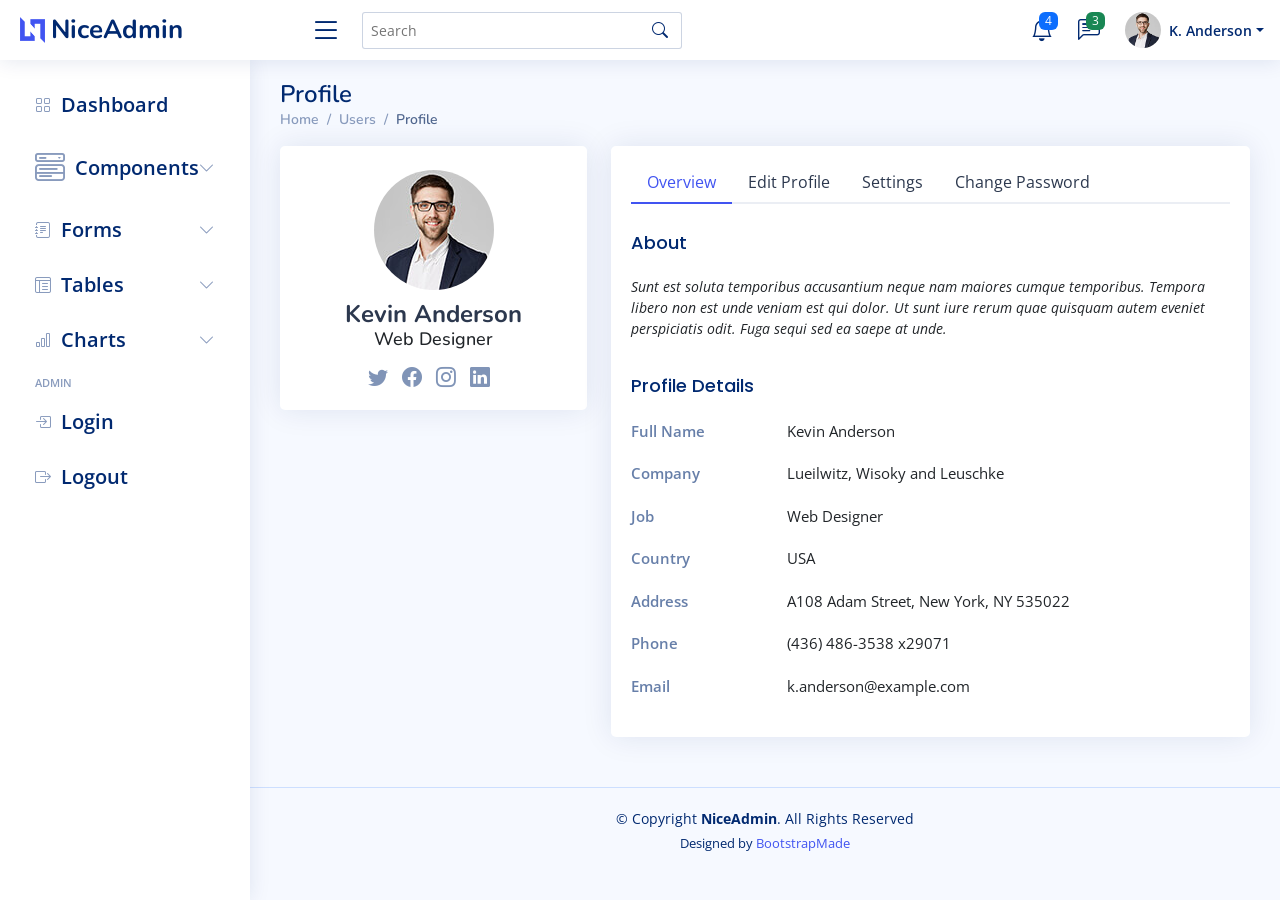
<file: web_ban_sach/front-end/NiceAdmin/users-profile.html>
<!DOCTYPE html>
<html lang="en">

<head>
  <meta charset="utf-8">
  <meta content="width=device-width, initial-scale=1.0" name="viewport">

  <title>Users / Profile - NiceAdmin Bootstrap Template</title>
  <meta content="" name="description">
  <meta content="" name="keywords">

  <!-- Favicons -->
  <link href="assets/img/favicon.png" rel="icon">
  <link href="assets/img/apple-touch-icon.png" rel="apple-touch-icon">

  <!-- Google Fonts -->
  <link href="https://fonts.gstatic.com" rel="preconnect">
  <link href="https://fonts.googleapis.com/css?family=Open+Sans:300,300i,400,400i,600,600i,700,700i|Nunito:300,300i,400,400i,600,600i,700,700i|Poppins:300,300i,400,400i,500,500i,600,600i,700,700i" rel="stylesheet">

  <!-- Vendor CSS Files -->
  <link href="assets/vendor/bootstrap/css/bootstrap.min.css" rel="stylesheet">
  <link href="assets/vendor/bootstrap-icons/bootstrap-icons.css" rel="stylesheet">
  <link href="assets/vendor/boxicons/css/boxicons.min.css" rel="stylesheet">
  <link href="assets/vendor/quill/quill.snow.css" rel="stylesheet">
  <link href="assets/vendor/quill/quill.bubble.css" rel="stylesheet">
  <link href="assets/vendor/remixicon/remixicon.css" rel="stylesheet">
  <link href="assets/vendor/simple-datatables/style.css" rel="stylesheet">

  <!-- Template Main CSS File -->
  <link href="assets/css/style.css" rel="stylesheet">

  <!-- =======================================================
  * Template Name: NiceAdmin
  * Template URL: https://bootstrapmade.com/nice-admin-bootstrap-admin-html-template/
  * Updated: Apr 20 2024 with Bootstrap v5.3.3
  * Author: BootstrapMade.com
  * License: https://bootstrapmade.com/license/
  ======================================================== -->
</head>

<body>

  <!-- ======= Header ======= -->
  <header id="header" class="header fixed-top d-flex align-items-center">

    <div class="d-flex align-items-center justify-content-between">
      <a href="index.html" class="logo d-flex align-items-center">
        <img src="assets/img/logo.png" alt="">
        <span class="d-none d-lg-block">NiceAdmin</span>
      </a>
      <i class="bi bi-list toggle-sidebar-btn"></i>
    </div><!-- End Logo -->

    <div class="search-bar">
      <form class="search-form d-flex align-items-center" method="POST" action="#">
        <input type="text" name="query" placeholder="Search" title="Enter search keyword">
        <button type="submit" title="Search"><i class="bi bi-search"></i></button>
      </form>
    </div><!-- End Search Bar -->

    <nav class="header-nav ms-auto">
      <ul class="d-flex align-items-center">

        <li class="nav-item d-block d-lg-none">
          <a class="nav-link nav-icon search-bar-toggle " href="#">
            <i class="bi bi-search"></i>
          </a>
        </li><!-- End Search Icon-->

        <li class="nav-item dropdown">

          <a class="nav-link nav-icon" href="#" data-bs-toggle="dropdown">
            <i class="bi bi-bell"></i>
            <span class="badge bg-primary badge-number">4</span>
          </a><!-- End Notification Icon -->

          <ul class="dropdown-menu dropdown-menu-end dropdown-menu-arrow notifications">
            <li class="dropdown-header">
              You have 4 new notifications
              <a href="#"><span class="badge rounded-pill bg-primary p-2 ms-2">View all</span></a>
            </li>
            <li>
              <hr class="dropdown-divider">
            </li>

            <li class="notification-item">
              <i class="bi bi-exclamation-circle text-warning"></i>
              <div>
                <h4>Lorem Ipsum</h4>
                <p>Quae dolorem earum veritatis oditseno</p>
                <p>30 min. ago</p>
              </div>
            </li>

            <li>
              <hr class="dropdown-divider">
            </li>

            <li class="notification-item">
              <i class="bi bi-x-circle text-danger"></i>
              <div>
                <h4>Atque rerum nesciunt</h4>
                <p>Quae dolorem earum veritatis oditseno</p>
                <p>1 hr. ago</p>
              </div>
            </li>

            <li>
              <hr class="dropdown-divider">
            </li>

            <li class="notification-item">
              <i class="bi bi-check-circle text-success"></i>
              <div>
                <h4>Sit rerum fuga</h4>
                <p>Quae dolorem earum veritatis oditseno</p>
                <p>2 hrs. ago</p>
              </div>
            </li>

            <li>
              <hr class="dropdown-divider">
            </li>

            <li class="notification-item">
              <i class="bi bi-info-circle text-primary"></i>
              <div>
                <h4>Dicta reprehenderit</h4>
                <p>Quae dolorem earum veritatis oditseno</p>
                <p>4 hrs. ago</p>
              </div>
            </li>

            <li>
              <hr class="dropdown-divider">
            </li>
            <li class="dropdown-footer">
              <a href="#">Show all notifications</a>
            </li>

          </ul><!-- End Notification Dropdown Items -->

        </li><!-- End Notification Nav -->

        <li class="nav-item dropdown">

          <a class="nav-link nav-icon" href="#" data-bs-toggle="dropdown">
            <i class="bi bi-chat-left-text"></i>
            <span class="badge bg-success badge-number">3</span>
          </a><!-- End Messages Icon -->

          <ul class="dropdown-menu dropdown-menu-end dropdown-menu-arrow messages">
            <li class="dropdown-header">
              You have 3 new messages
              <a href="#"><span class="badge rounded-pill bg-primary p-2 ms-2">View all</span></a>
            </li>
            <li>
              <hr class="dropdown-divider">
            </li>

            <li class="message-item">
              <a href="#">
                <img src="assets/img/messages-1.jpg" alt="" class="rounded-circle">
                <div>
                  <h4>Maria Hudson</h4>
                  <p>Velit asperiores et ducimus soluta repudiandae labore officia est ut...</p>
                  <p>4 hrs. ago</p>
                </div>
              </a>
            </li>
            <li>
              <hr class="dropdown-divider">
            </li>

            <li class="message-item">
              <a href="#">
                <img src="assets/img/messages-2.jpg" alt="" class="rounded-circle">
                <div>
                  <h4>Anna Nelson</h4>
                  <p>Velit asperiores et ducimus soluta repudiandae labore officia est ut...</p>
                  <p>6 hrs. ago</p>
                </div>
              </a>
            </li>
            <li>
              <hr class="dropdown-divider">
            </li>

            <li class="message-item">
              <a href="#">
                <img src="assets/img/messages-3.jpg" alt="" class="rounded-circle">
                <div>
                  <h4>David Muldon</h4>
                  <p>Velit asperiores et ducimus soluta repudiandae labore officia est ut...</p>
                  <p>8 hrs. ago</p>
                </div>
              </a>
            </li>
            <li>
              <hr class="dropdown-divider">
            </li>

            <li class="dropdown-footer">
              <a href="#">Show all messages</a>
            </li>

          </ul><!-- End Messages Dropdown Items -->

        </li><!-- End Messages Nav -->

        <li class="nav-item dropdown pe-3">

          <a class="nav-link nav-profile d-flex align-items-center pe-0" href="#" data-bs-toggle="dropdown">
            <img src="assets/img/profile-img.jpg" alt="Profile" class="rounded-circle">
            <span class="d-none d-md-block dropdown-toggle ps-2">K. Anderson</span>
          </a><!-- End Profile Iamge Icon -->

          <ul class="dropdown-menu dropdown-menu-end dropdown-menu-arrow profile">
            <li class="dropdown-header">
              <h6>Kevin Anderson</h6>
              <span>Web Designer</span>
            </li>
            <li>
              <hr class="dropdown-divider">
            </li>

            <li>
              <a class="dropdown-item d-flex align-items-center" href="users-profile.html">
                <i class="bi bi-person"></i>
                <span>My Profile</span>
              </a>
            </li>
            <li>
              <hr class="dropdown-divider">
            </li>

            <li>
              <a class="dropdown-item d-flex align-items-center" href="users-profile.html">
                <i class="bi bi-gear"></i>
                <span>Account Settings</span>
              </a>
            </li>
            <li>
              <hr class="dropdown-divider">
            </li>

            <li>
              <a class="dropdown-item d-flex align-items-center" href="pages-faq.html">
                <i class="bi bi-question-circle"></i>
                <span>Need Help?</span>
              </a>
            </li>
            <li>
              <hr class="dropdown-divider">
            </li>

            <li>
              <a class="dropdown-item d-flex align-items-center" href="pages-login.html">
                <i class="bi bi-box-arrow-right"></i>
                <span>Sign Out</span>
              </a>
            </li>

          </ul><!-- End Profile Dropdown Items -->
        </li><!-- End Profile Nav -->

      </ul>
    </nav><!-- End Icons Navigation -->

  </header><!-- End Header -->

  <!-- ======= Sidebar ======= -->
  <aside id="sidebar" class="sidebar">

    <ul class="sidebar-nav" id="sidebar-nav">

      <li class="nav-item">
        <a class="nav-link collapsed" href="index.html">
          <i class="bi bi-grid"></i>
          <span>Dashboard</span>
        </a>
      </li><!-- End Dashboard Nav -->

      <li class="nav-item">
        <a class="nav-link collapsed" data-bs-target="#components-nav" data-bs-toggle="collapse" href="#">
          <i class="bi bi-menu-button-wide"></i><span>Components</span><i class="bi bi-chevron-down ms-auto"></i>
        </a>
        <ul id="components-nav" class="nav-content collapse " data-bs-parent="#sidebar-nav">
          <li>
            <a href="components-alerts.html">
              <i class="bi bi-circle"></i><span>Alerts</span>
            </a>
          </li>
          <li>
            <a href="components-accordion.html">
              <i class="bi bi-circle"></i><span>Accordion</span>
            </a>
          </li>
          <li>
            <a href="components-badges.html">
              <i class="bi bi-circle"></i><span>Badges</span>
            </a>
          </li>
          <li>
            <a href="components-breadcrumbs.html">
              <i class="bi bi-circle"></i><span>Breadcrumbs</span>
            </a>
          </li>
          <li>
            <a href="components-buttons.html">
              <i class="bi bi-circle"></i><span>Buttons</span>
            </a>
          </li>
          <li>
            <a href="components-cards.html">
              <i class="bi bi-circle"></i><span>Cards</span>
            </a>
          </li>
          <li>
            <a href="components-carousel.html">
              <i class="bi bi-circle"></i><span>Carousel</span>
            </a>
          </li>
          <li>
            <a href="components-list-group.html">
              <i class="bi bi-circle"></i><span>List group</span>
            </a>
          </li>
          <li>
            <a href="components-modal.html">
              <i class="bi bi-circle"></i><span>Modal</span>
            </a>
          </li>
          <li>
            <a href="components-tabs.html">
              <i class="bi bi-circle"></i><span>Tabs</span>
            </a>
          </li>
          <li>
            <a href="components-pagination.html">
              <i class="bi bi-circle"></i><span>Pagination</span>
            </a>
          </li>
          <li>
            <a href="components-progress.html">
              <i class="bi bi-circle"></i><span>Progress</span>
            </a>
          </li>
          <li>
            <a href="components-spinners.html">
              <i class="bi bi-circle"></i><span>Spinners</span>
            </a>
          </li>
          <li>
            <a href="components-tooltips.html">
              <i class="bi bi-circle"></i><span>Tooltips</span>
            </a>
          </li>
        </ul>
      </li><!-- End Components Nav -->

      <li class="nav-item">
        <a class="nav-link collapsed" data-bs-target="#forms-nav" data-bs-toggle="collapse" href="#">
          <i class="bi bi-journal-text"></i><span>Forms</span><i class="bi bi-chevron-down ms-auto"></i>
        </a>
        <ul id="forms-nav" class="nav-content collapse " data-bs-parent="#sidebar-nav">
          <li>
            <a href="forms-elements.html">
              <i class="bi bi-circle"></i><span>Form Elements</span>
            </a>
          </li>
          <li>
            <a href="forms-layouts.html">
              <i class="bi bi-circle"></i><span>Form Layouts</span>
            </a>
          </li>
          <li>
            <a href="forms-editors.html">
              <i class="bi bi-circle"></i><span>Form Editors</span>
            </a>
          </li>
          <li>
            <a href="forms-validation.html">
              <i class="bi bi-circle"></i><span>Form Validation</span>
            </a>
          </li>
        </ul>
      </li><!-- End Forms Nav -->

      <li class="nav-item">
        <a class="nav-link collapsed" data-bs-target="#tables-nav" data-bs-toggle="collapse" href="#">
          <i class="bi bi-layout-text-window-reverse"></i><span>Tables</span><i class="bi bi-chevron-down ms-auto"></i>
        </a>
        <ul id="tables-nav" class="nav-content collapse " data-bs-parent="#sidebar-nav">
          <li>
            <a href="tables-general.html">
              <i class="bi bi-circle"></i><span>General Tables</span>
            </a>
          </li>
          <li>
            <a href="tables-data.html">
              <i class="bi bi-circle"></i><span>Data Tables</span>
            </a>
          </li>
        </ul>
      </li><!-- End Tables Nav -->

      <li class="nav-item">
        <a class="nav-link collapsed" data-bs-target="#charts-nav" data-bs-toggle="collapse" href="#">
          <i class="bi bi-bar-chart"></i><span>Charts</span><i class="bi bi-chevron-down ms-auto"></i>
        </a>
        <ul id="charts-nav" class="nav-content collapse " data-bs-parent="#sidebar-nav">
          <li>
            <a href="charts-chartjs.html">
              <i class="bi bi-circle"></i><span>Hóa đơn</span>
            </a>
          </li>
          <li>
            <a href="charts-apexcharts.html">
              <i class="bi bi-circle"></i><span>ApexCharts</span>
            </a>
          </li>
          <li>
            <a href="charts-echarts.html">
              <i class="bi bi-circle"></i><span>ECharts</span>
            </a>
          </li>
        </ul>
      </li><!-- End Charts Nav -->


      <li class="nav-heading">Admin</li>

      <li class="nav-item">
        <a class="nav-link collapsed" href="pages-login.html">
          <i class="bi bi-box-arrow-in-right"></i>
          <span>Login</span>
        </a>
        <li class="nav-item">
          <a class="nav-link collapsed" href="pages-login.html">
            <i class="bi bi-box-arrow-right"></i>
            <span>Logout</span>
          </a>
        </li><!--End Icon Logout -->

    </ul>

  </aside><!-- End Sidebar-->

  <main id="main" class="main">

    <div class="pagetitle">
      <h1>Profile</h1>
      <nav>
        <ol class="breadcrumb">
          <li class="breadcrumb-item"><a href="index.html">Home</a></li>
          <li class="breadcrumb-item">Users</li>
          <li class="breadcrumb-item active">Profile</li>
        </ol>
      </nav>
    </div><!-- End Page Title -->

    <section class="section profile">
      <div class="row">
        <div class="col-xl-4">

          <div class="card">
            <div class="card-body profile-card pt-4 d-flex flex-column align-items-center">

              <img src="assets/img/profile-img.jpg" alt="Profile" class="rounded-circle">
              <h2>Kevin Anderson</h2>
              <h3>Web Designer</h3>
              <div class="social-links mt-2">
                <a href="#" class="twitter"><i class="bi bi-twitter"></i></a>
                <a href="#" class="facebook"><i class="bi bi-facebook"></i></a>
                <a href="#" class="instagram"><i class="bi bi-instagram"></i></a>
                <a href="#" class="linkedin"><i class="bi bi-linkedin"></i></a>
              </div>
            </div>
          </div>

        </div>

        <div class="col-xl-8">

          <div class="card">
            <div class="card-body pt-3">
              <!-- Bordered Tabs -->
              <ul class="nav nav-tabs nav-tabs-bordered">

                <li class="nav-item">
                  <button class="nav-link active" data-bs-toggle="tab" data-bs-target="#profile-overview">Overview</button>
                </li>

                <li class="nav-item">
                  <button class="nav-link" data-bs-toggle="tab" data-bs-target="#profile-edit">Edit Profile</button>
                </li>

                <li class="nav-item">
                  <button class="nav-link" data-bs-toggle="tab" data-bs-target="#profile-settings">Settings</button>
                </li>

                <li class="nav-item">
                  <button class="nav-link" data-bs-toggle="tab" data-bs-target="#profile-change-password">Change Password</button>
                </li>

              </ul>
              <div class="tab-content pt-2">

                <div class="tab-pane fade show active profile-overview" id="profile-overview">
                  <h5 class="card-title">About</h5>
                  <p class="small fst-italic">Sunt est soluta temporibus accusantium neque nam maiores cumque temporibus. Tempora libero non est unde veniam est qui dolor. Ut sunt iure rerum quae quisquam autem eveniet perspiciatis odit. Fuga sequi sed ea saepe at unde.</p>

                  <h5 class="card-title">Profile Details</h5>

                  <div class="row">
                    <div class="col-lg-3 col-md-4 label ">Full Name</div>
                    <div class="col-lg-9 col-md-8">Kevin Anderson</div>
                  </div>

                  <div class="row">
                    <div class="col-lg-3 col-md-4 label">Company</div>
                    <div class="col-lg-9 col-md-8">Lueilwitz, Wisoky and Leuschke</div>
                  </div>

                  <div class="row">
                    <div class="col-lg-3 col-md-4 label">Job</div>
                    <div class="col-lg-9 col-md-8">Web Designer</div>
                  </div>

                  <div class="row">
                    <div class="col-lg-3 col-md-4 label">Country</div>
                    <div class="col-lg-9 col-md-8">USA</div>
                  </div>

                  <div class="row">
                    <div class="col-lg-3 col-md-4 label">Address</div>
                    <div class="col-lg-9 col-md-8">A108 Adam Street, New York, NY 535022</div>
                  </div>

                  <div class="row">
                    <div class="col-lg-3 col-md-4 label">Phone</div>
                    <div class="col-lg-9 col-md-8">(436) 486-3538 x29071</div>
                  </div>

                  <div class="row">
                    <div class="col-lg-3 col-md-4 label">Email</div>
                    <div class="col-lg-9 col-md-8">k.anderson@example.com</div>
                  </div>

                </div>

                <div class="tab-pane fade profile-edit pt-3" id="profile-edit">

                  <!-- Profile Edit Form -->
                  <form>
                    <div class="row mb-3">
                      <label for="profileImage" class="col-md-4 col-lg-3 col-form-label">Profile Image</label>
                      <div class="col-md-8 col-lg-9">
                        <img src="assets/img/profile-img.jpg" alt="Profile">
                        <div class="pt-2">
                          <a href="#" class="btn btn-primary btn-sm" title="Upload new profile image"><i class="bi bi-upload"></i></a>
                          <a href="#" class="btn btn-danger btn-sm" title="Remove my profile image"><i class="bi bi-trash"></i></a>
                        </div>
                      </div>
                    </div>

                    <div class="row mb-3">
                      <label for="fullName" class="col-md-4 col-lg-3 col-form-label">Full Name</label>
                      <div class="col-md-8 col-lg-9">
                        <input name="fullName" type="text" class="form-control" id="fullName" value="Kevin Anderson">
                      </div>
                    </div>

                    <div class="row mb-3">
                      <label for="about" class="col-md-4 col-lg-3 col-form-label">About</label>
                      <div class="col-md-8 col-lg-9">
                        <textarea name="about" class="form-control" id="about" style="height: 100px">Sunt est soluta temporibus accusantium neque nam maiores cumque temporibus. Tempora libero non est unde veniam est qui dolor. Ut sunt iure rerum quae quisquam autem eveniet perspiciatis odit. Fuga sequi sed ea saepe at unde.</textarea>
                      </div>
                    </div>

                    <div class="row mb-3">
                      <label for="company" class="col-md-4 col-lg-3 col-form-label">Company</label>
                      <div class="col-md-8 col-lg-9">
                        <input name="company" type="text" class="form-control" id="company" value="Lueilwitz, Wisoky and Leuschke">
                      </div>
                    </div>

                    <div class="row mb-3">
                      <label for="Job" class="col-md-4 col-lg-3 col-form-label">Job</label>
                      <div class="col-md-8 col-lg-9">
                        <input name="job" type="text" class="form-control" id="Job" value="Web Designer">
                      </div>
                    </div>

                    <div class="row mb-3">
                      <label for="Country" class="col-md-4 col-lg-3 col-form-label">Country</label>
                      <div class="col-md-8 col-lg-9">
                        <input name="country" type="text" class="form-control" id="Country" value="USA">
                      </div>
                    </div>

                    <div class="row mb-3">
                      <label for="Address" class="col-md-4 col-lg-3 col-form-label">Address</label>
                      <div class="col-md-8 col-lg-9">
                        <input name="address" type="text" class="form-control" id="Address" value="A108 Adam Street, New York, NY 535022">
                      </div>
                    </div>

                    <div class="row mb-3">
                      <label for="Phone" class="col-md-4 col-lg-3 col-form-label">Phone</label>
                      <div class="col-md-8 col-lg-9">
                        <input name="phone" type="text" class="form-control" id="Phone" value="(436) 486-3538 x29071">
                      </div>
                    </div>

                    <div class="row mb-3">
                      <label for="Email" class="col-md-4 col-lg-3 col-form-label">Email</label>
                      <div class="col-md-8 col-lg-9">
                        <input name="email" type="email" class="form-control" id="Email" value="k.anderson@example.com">
                      </div>
                    </div>

                    <div class="row mb-3">
                      <label for="Twitter" class="col-md-4 col-lg-3 col-form-label">Twitter Profile</label>
                      <div class="col-md-8 col-lg-9">
                        <input name="twitter" type="text" class="form-control" id="Twitter" value="https://twitter.com/#">
                      </div>
                    </div>

                    <div class="row mb-3">
                      <label for="Facebook" class="col-md-4 col-lg-3 col-form-label">Facebook Profile</label>
                      <div class="col-md-8 col-lg-9">
                        <input name="facebook" type="text" class="form-control" id="Facebook" value="https://facebook.com/#">
                      </div>
                    </div>

                    <div class="row mb-3">
                      <label for="Instagram" class="col-md-4 col-lg-3 col-form-label">Instagram Profile</label>
                      <div class="col-md-8 col-lg-9">
                        <input name="instagram" type="text" class="form-control" id="Instagram" value="https://instagram.com/#">
                      </div>
                    </div>

                    <div class="row mb-3">
                      <label for="Linkedin" class="col-md-4 col-lg-3 col-form-label">Linkedin Profile</label>
                      <div class="col-md-8 col-lg-9">
                        <input name="linkedin" type="text" class="form-control" id="Linkedin" value="https://linkedin.com/#">
                      </div>
                    </div>

                    <div class="text-center">
                      <button type="submit" class="btn btn-primary">Save Changes</button>
                    </div>
                  </form><!-- End Profile Edit Form -->

                </div>

                <div class="tab-pane fade pt-3" id="profile-settings">

                  <!-- Settings Form -->
                  <form>

                    <div class="row mb-3">
                      <label for="fullName" class="col-md-4 col-lg-3 col-form-label">Email Notifications</label>
                      <div class="col-md-8 col-lg-9">
                        <div class="form-check">
                          <input class="form-check-input" type="checkbox" id="changesMade" checked>
                          <label class="form-check-label" for="changesMade">
                            Changes made to your account
                          </label>
                        </div>
                        <div class="form-check">
                          <input class="form-check-input" type="checkbox" id="newProducts" checked>
                          <label class="form-check-label" for="newProducts">
                            Information on new products and services
                          </label>
                        </div>
                        <div class="form-check">
                          <input class="form-check-input" type="checkbox" id="proOffers">
                          <label class="form-check-label" for="proOffers">
                            Marketing and promo offers
                          </label>
                        </div>
                        <div class="form-check">
                          <input class="form-check-input" type="checkbox" id="securityNotify" checked disabled>
                          <label class="form-check-label" for="securityNotify">
                            Security alerts
                          </label>
                        </div>
                      </div>
                    </div>

                    <div class="text-center">
                      <button type="submit" class="btn btn-primary">Save Changes</button>
                    </div>
                  </form><!-- End settings Form -->

                </div>

                <div class="tab-pane fade pt-3" id="profile-change-password">
                  <!-- Change Password Form -->
                  <form id="changePasswordForm">
                    <div class="row mb-3">
                      <label for="currentPassword" class="col-md-4 col-lg-3 col-form-label">Current Password</label>
                      <div class="col-md-8 col-lg-9">
                        <input name="currentPassword" type="password" class="form-control" id="currentPassword" required>
                      </div>
                    </div>
                
                    <div class="row mb-3">
                      <label for="newPassword" class="col-md-4 col-lg-3 col-form-label">New Password</label>
                      <div class="col-md-8 col-lg-9">
                        <input name="newPassword" type="password" class="form-control" id="newPassword" required>
                      </div>
                    </div>
                
                    <div class="row mb-3">
                      <label for="renewPassword" class="col-md-4 col-lg-3 col-form-label">Re-enter New Password</label>
                      <div class="col-md-8 col-lg-9">
                        <input name="renewPassword" type="password" class="form-control" id="renewPassword" required>
                      </div>
                    </div>
                
                    <div class="text-center">
                      <button type="submit" class="btn btn-primary">Change Password</button>
                    </div>
                  </form><!-- End Change Password Form -->
                </div>
                
                </div>

              </div><!-- End Bordered Tabs -->

            </div>
          </div>

        </div>
      </div>
    </section>

  </main><!-- End #main -->

  <!-- ======= Footer ======= -->
  <footer id="footer" class="footer">
    <div class="copyright">
      &copy; Copyright <strong><span>NiceAdmin</span></strong>. All Rights Reserved
    </div>
    <div class="credits">
      <!-- All the links in the footer should remain intact. -->
      <!-- You can delete the links only if you purchased the pro version. -->
      <!-- Licensing information: https://bootstrapmade.com/license/ -->
      <!-- Purchase the pro version with working PHP/AJAX contact form: https://bootstrapmade.com/nice-admin-bootstrap-admin-html-template/ -->
      Designed by <a href="https://bootstrapmade.com/">BootstrapMade</a>
    </div>
  </footer><!-- End Footer -->

  <a href="#" class="back-to-top d-flex align-items-center justify-content-center"><i class="bi bi-arrow-up-short"></i></a>

  <!-- Vendor JS Files -->
  <script src="assets/vendor/apexcharts/apexcharts.min.js"></script>
  <script src="assets/vendor/bootstrap/js/bootstrap.bundle.min.js"></script>
  <script src="assets/vendor/chart.js/chart.umd.js"></script>
  <script src="assets/vendor/echarts/echarts.min.js"></script>
  <script src="assets/vendor/quill/quill.js"></script>
  <script src="assets/vendor/simple-datatables/simple-datatables.js"></script>
  <script src="assets/vendor/tinymce/tinymce.min.js"></script>
  <script src="assets/vendor/php-email-form/validate.js"></script>

  <!-- Template Main JS File -->
  <script src="assets/js/user_profile.js"></script>

</body>

</html>
</file>
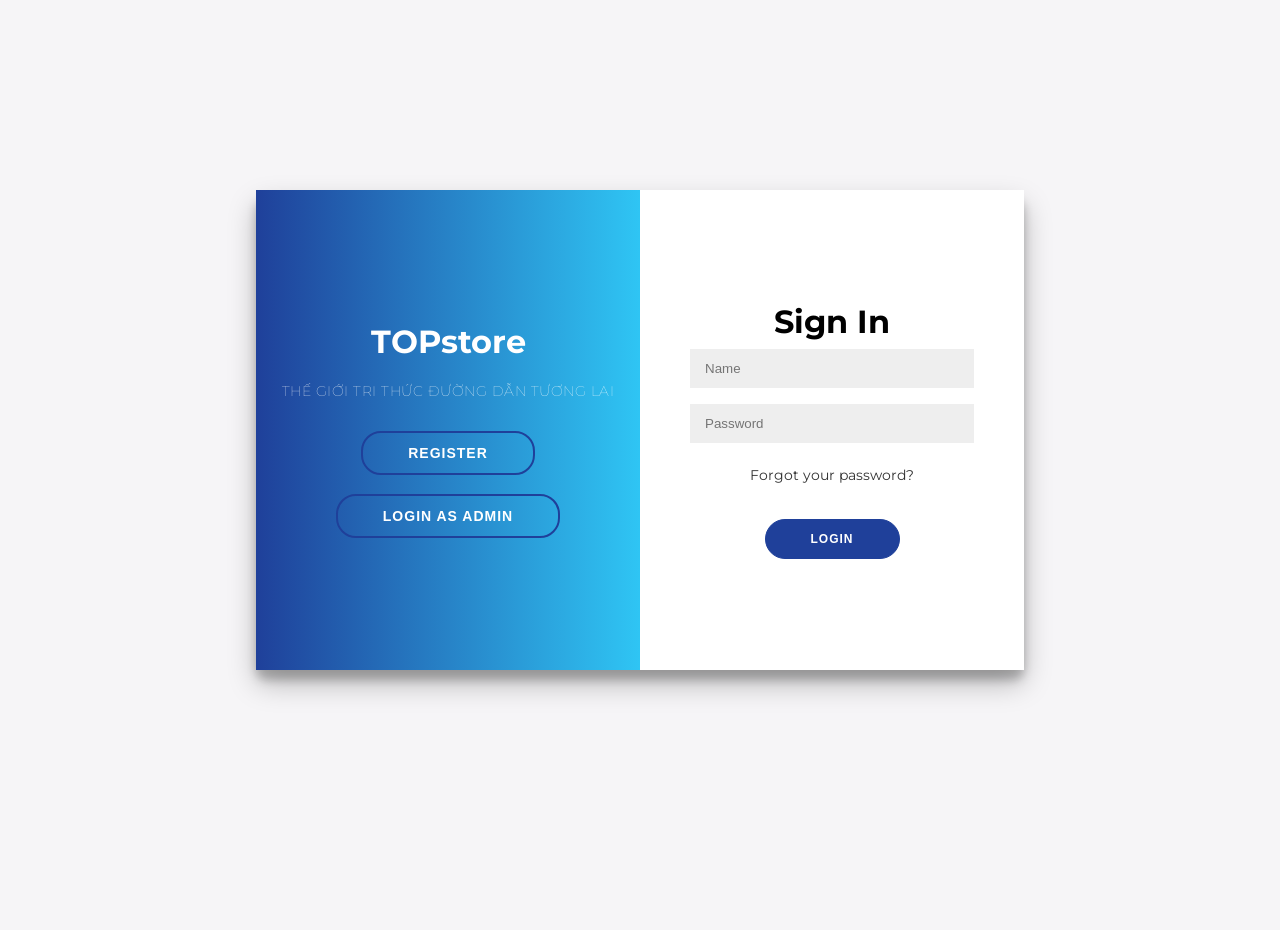
<file: web_ban_sach/front-end/UI-EcommerceApp/login.html>
<!DOCTYPE html>
<html lang="en">
  <head>
    <meta charset="UTF-8" />
    <meta name="viewport" content="width=device-width, initial-scale=1.0" />
    <link
      rel="stylesheet"
      href="https://cdnjs.cloudflare.com/ajax/libs/font-awesome/6.5.0/css/all.min.css"
      integrity="sha512-Avb2QiuDEEvB4bZJYdft2mNjVShBftLdPG8FJ0V7irTLQ8Uo0qcPxh4Plq7G5tGm0rU+1SPhVotteLpBERwTkw=="
      crossorigin=" "
      referrerpolicy="no-referrer"
    />
    <link rel="stylesheet" href="./styles/login.css" />
    <title>Document</title>
  </head>
  <body>
    <div class="container">
      <div class="title-container">
        <h1>TOPstore</h1>
        <p>THẾ GIỚI TRI THỨC ĐƯỜNG DẪN TƯƠNG LAI</p>
        <button><a href="./register.html">Register</a></button><br>
        <button><a href="./login_admin.html">Login as Admin</a></button>

      </div>

      <div class="form-container">
        <form>
          <h1>Sign In</h1>
          <input id="user" type="text" placeholder="Name" />
          <input id="pass" type="password" placeholder="Password" />
          <a href="#">Forgot your password?</a>
          <p>
            DON'T HAVE AN ACCOUNT ? <a href="./register.html">REGISTER NOW</a>
          </p>
          <button id="login">Login</button>
        </form>
      </div>
    </div>
    
    <!-- <div class="loader"></div>
    <script
      src="https://cdnjs.cloudflare.com/ajax/libs/sweetalert/2.1.2/sweetalert.min.js"
      integrity="sha512-AA1Bzp5Q0K1KanKKmvN/4d3IRKVlv9PYgwFPvm32nPO6QS8yH1HO7LbgB1pgiOxPtfeg5zEn2ba64MUcqJx6CA=="
      crossorigin="anonymous"
      referrerpolicy="no-referrer"
    ></script>
    <script src="./js/login.js"></script> -->
    <script src="js/login.js"></script>
  </body>
</html>
</file>
<file: web_ban_sach/front-end/NiceAdmin/assets/vendor/quill/quill.snow.css>
/*!
 * Quill Editor v2.0.2
 * https://quilljs.com
 * Copyright (c) 2017-2024, Slab
 * Copyright (c) 2014, Jason Chen
 * Copyright (c) 2013, salesforce.com
 */
.ql-container{box-sizing:border-box;font-family:Helvetica,Arial,sans-serif;font-size:13px;height:100%;margin:0;position:relative}.ql-container.ql-disabled .ql-tooltip{visibility:hidden}.ql-container:not(.ql-disabled) li[data-list=checked] > .ql-ui,.ql-container:not(.ql-disabled) li[data-list=unchecked] > .ql-ui{cursor:pointer}.ql-clipboard{left:-100000px;height:1px;overflow-y:hidden;position:absolute;top:50%}.ql-clipboard p{margin:0;padding:0}.ql-editor{box-sizing:border-box;counter-reset:list-0 list-1 list-2 list-3 list-4 list-5 list-6 list-7 list-8 list-9;line-height:1.42;height:100%;outline:none;overflow-y:auto;padding:12px 15px;tab-size:4;-moz-tab-size:4;text-align:left;white-space:pre-wrap;word-wrap:break-word}.ql-editor > *{cursor:text}.ql-editor p,.ql-editor ol,.ql-editor pre,.ql-editor blockquote,.ql-editor h1,.ql-editor h2,.ql-editor h3,.ql-editor h4,.ql-editor h5,.ql-editor h6{margin:0;padding:0}@supports (counter-set:none){.ql-editor p,.ql-editor h1,.ql-editor h2,.ql-editor h3,.ql-editor h4,.ql-editor h5,.ql-editor h6{counter-set:list-0 list-1 list-2 list-3 list-4 list-5 list-6 list-7 list-8 list-9}}@supports not (counter-set:none){.ql-editor p,.ql-editor h1,.ql-editor h2,.ql-editor h3,.ql-editor h4,.ql-editor h5,.ql-editor h6{counter-reset:list-0 list-1 list-2 list-3 list-4 list-5 list-6 list-7 list-8 list-9}}.ql-editor table{border-collapse:collapse}.ql-editor td{border:1px solid #000;padding:2px 5px}.ql-editor ol{padding-left:1.5em}.ql-editor li{list-style-type:none;padding-left:1.5em;position:relative}.ql-editor li > .ql-ui:before{display:inline-block;margin-left:-1.5em;margin-right:.3em;text-align:right;white-space:nowrap;width:1.2em}.ql-editor li[data-list=checked] > .ql-ui,.ql-editor li[data-list=unchecked] > .ql-ui{color:#777}.ql-editor li[data-list=bullet] > .ql-ui:before{content:'\2022'}.ql-editor li[data-list=checked] > .ql-ui:before{content:'\2611'}.ql-editor li[data-list=unchecked] > .ql-ui:before{content:'\2610'}@supports (counter-set:none){.ql-editor li[data-list]{counter-set:list-1 list-2 list-3 list-4 list-5 list-6 list-7 list-8 list-9}}@supports not (counter-set:none){.ql-editor li[data-list]{counter-reset:list-1 list-2 list-3 list-4 list-5 list-6 list-7 list-8 list-9}}.ql-editor li[data-list=ordered]{counter-increment:list-0}.ql-editor li[data-list=ordered] > .ql-ui:before{content:counter(list-0, decimal) '. '}.ql-editor li[data-list=ordered].ql-indent-1{counter-increment:list-1}.ql-editor li[data-list=ordered].ql-indent-1 > .ql-ui:before{content:counter(list-1, lower-alpha) '. '}@supports (counter-set:none){.ql-editor li[data-list].ql-indent-1{counter-set:list-2 list-3 list-4 list-5 list-6 list-7 list-8 list-9}}@supports not (counter-set:none){.ql-editor li[data-list].ql-indent-1{counter-reset:list-2 list-3 list-4 list-5 list-6 list-7 list-8 list-9}}.ql-editor li[data-list=ordered].ql-indent-2{counter-increment:list-2}.ql-editor li[data-list=ordered].ql-indent-2 > .ql-ui:before{content:counter(list-2, lower-roman) '. '}@supports (counter-set:none){.ql-editor li[data-list].ql-indent-2{counter-set:list-3 list-4 list-5 list-6 list-7 list-8 list-9}}@supports not (counter-set:none){.ql-editor li[data-list].ql-indent-2{counter-reset:list-3 list-4 list-5 list-6 list-7 list-8 list-9}}.ql-editor li[data-list=ordered].ql-indent-3{counter-increment:list-3}.ql-editor li[data-list=ordered].ql-indent-3 > .ql-ui:before{content:counter(list-3, decimal) '. '}@supports (counter-set:none){.ql-editor li[data-list].ql-indent-3{counter-set:list-4 list-5 list-6 list-7 list-8 list-9}}@supports not (counter-set:none){.ql-editor li[data-list].ql-indent-3{counter-reset:list-4 list-5 list-6 list-7 list-8 list-9}}.ql-editor li[data-list=ordered].ql-indent-4{counter-increment:list-4}.ql-editor li[data-list=ordered].ql-indent-4 > .ql-ui:before{content:counter(list-4, lower-alpha) '. '}@supports (counter-set:none){.ql-editor li[data-list].ql-indent-4{counter-set:list-5 list-6 list-7 list-8 list-9}}@supports not (counter-set:none){.ql-editor li[data-list].ql-indent-4{counter-reset:list-5 list-6 list-7 list-8 list-9}}.ql-editor li[data-list=ordered].ql-indent-5{counter-increment:list-5}.ql-editor li[data-list=ordered].ql-indent-5 > .ql-ui:before{content:counter(list-5, lower-roman) '. '}@supports (counter-set:none){.ql-editor li[data-list].ql-indent-5{counter-set:list-6 list-7 list-8 list-9}}@supports not (counter-set:none){.ql-editor li[data-list].ql-indent-5{counter-reset:list-6 list-7 list-8 list-9}}.ql-editor li[data-list=ordered].ql-indent-6{counter-increment:list-6}.ql-editor li[data-list=ordered].ql-indent-6 > .ql-ui:before{content:counter(list-6, decimal) '. '}@supports (counter-set:none){.ql-editor li[data-list].ql-indent-6{counter-set:list-7 list-8 list-9}}@supports not (counter-set:none){.ql-editor li[data-list].ql-indent-6{counter-reset:list-7 list-8 list-9}}.ql-editor li[data-list=ordered].ql-indent-7{counter-increment:list-7}.ql-editor li[data-list=ordered].ql-indent-7 > .ql-ui:before{content:counter(list-7, lower-alpha) '. '}@supports (counter-set:none){.ql-editor li[data-list].ql-indent-7{counter-set:list-8 list-9}}@supports not (counter-set:none){.ql-editor li[data-list].ql-indent-7{counter-reset:list-8 list-9}}.ql-editor li[data-list=ordered].ql-indent-8{counter-increment:list-8}.ql-editor li[data-list=ordered].ql-indent-8 > .ql-ui:before{content:counter(list-8, lower-roman) '. '}@supports (counter-set:none){.ql-editor li[data-list].ql-indent-8{counter-set:list-9}}@supports not (counter-set:none){.ql-editor li[data-list].ql-indent-8{counter-reset:list-9}}.ql-editor li[data-list=ordered].ql-indent-9{counter-increment:list-9}.ql-editor li[data-list=ordered].ql-indent-9 > .ql-ui:before{content:counter(list-9, decimal) '. '}.ql-editor .ql-indent-1:not(.ql-direction-rtl){padding-left:3em}.ql-editor li.ql-indent-1:not(.ql-direction-rtl){padding-left:4.5em}.ql-editor .ql-indent-1.ql-direction-rtl.ql-align-right{padding-right:3em}.ql-editor li.ql-indent-1.ql-direction-rtl.ql-align-right{padding-right:4.5em}.ql-editor .ql-indent-2:not(.ql-direction-rtl){padding-left:6em}.ql-editor li.ql-indent-2:not(.ql-direction-rtl){padding-left:7.5em}.ql-editor .ql-indent-2.ql-direction-rtl.ql-align-right{padding-right:6em}.ql-editor li.ql-indent-2.ql-direction-rtl.ql-align-right{padding-right:7.5em}.ql-editor .ql-indent-3:not(.ql-direction-rtl){padding-left:9em}.ql-editor li.ql-indent-3:not(.ql-direction-rtl){padding-left:10.5em}.ql-editor .ql-indent-3.ql-direction-rtl.ql-align-right{padding-right:9em}.ql-editor li.ql-indent-3.ql-direction-rtl.ql-align-right{padding-right:10.5em}.ql-editor .ql-indent-4:not(.ql-direction-rtl){padding-left:12em}.ql-editor li.ql-indent-4:not(.ql-direction-rtl){padding-left:13.5em}.ql-editor .ql-indent-4.ql-direction-rtl.ql-align-right{padding-right:12em}.ql-editor li.ql-indent-4.ql-direction-rtl.ql-align-right{padding-right:13.5em}.ql-editor .ql-indent-5:not(.ql-direction-rtl){padding-left:15em}.ql-editor li.ql-indent-5:not(.ql-direction-rtl){padding-left:16.5em}.ql-editor .ql-indent-5.ql-direction-rtl.ql-align-right{padding-right:15em}.ql-editor li.ql-indent-5.ql-direction-rtl.ql-align-right{padding-right:16.5em}.ql-editor .ql-indent-6:not(.ql-direction-rtl){padding-left:18em}.ql-editor li.ql-indent-6:not(.ql-direction-rtl){padding-left:19.5em}.ql-editor .ql-indent-6.ql-direction-rtl.ql-align-right{padding-right:18em}.ql-editor li.ql-indent-6.ql-direction-rtl.ql-align-right{padding-right:19.5em}.ql-editor .ql-indent-7:not(.ql-direction-rtl){padding-left:21em}.ql-editor li.ql-indent-7:not(.ql-direction-rtl){padding-left:22.5em}.ql-editor .ql-indent-7.ql-direction-rtl.ql-align-right{padding-right:21em}.ql-editor li.ql-indent-7.ql-direction-rtl.ql-align-right{padding-right:22.5em}.ql-editor .ql-indent-8:not(.ql-direction-rtl){padding-left:24em}.ql-editor li.ql-indent-8:not(.ql-direction-rtl){padding-left:25.5em}.ql-editor .ql-indent-8.ql-direction-rtl.ql-align-right{padding-right:24em}.ql-editor li.ql-indent-8.ql-direction-rtl.ql-align-right{padding-right:25.5em}.ql-editor .ql-indent-9:not(.ql-direction-rtl){padding-left:27em}.ql-editor li.ql-indent-9:not(.ql-direction-rtl){padding-left:28.5em}.ql-editor .ql-indent-9.ql-direction-rtl.ql-align-right{padding-right:27em}.ql-editor li.ql-indent-9.ql-direction-rtl.ql-align-right{padding-right:28.5em}.ql-editor li.ql-direction-rtl{padding-right:1.5em}.ql-editor li.ql-direction-rtl > .ql-ui:before{margin-left:.3em;margin-right:-1.5em;text-align:left}.ql-editor table{table-layout:fixed;width:100%}.ql-editor table td{outline:none}.ql-editor .ql-code-block-container{font-family:monospace}.ql-editor .ql-video{display:block;max-width:100%}.ql-editor .ql-video.ql-align-center{margin:0 auto}.ql-editor .ql-video.ql-align-right{margin:0 0 0 auto}.ql-editor .ql-bg-black{background-color:#000}.ql-editor .ql-bg-red{background-color:#e60000}.ql-editor .ql-bg-orange{background-color:#f90}.ql-editor .ql-bg-yellow{background-color:#ff0}.ql-editor .ql-bg-green{background-color:#008a00}.ql-editor .ql-bg-blue{background-color:#06c}.ql-editor .ql-bg-purple{background-color:#93f}.ql-editor .ql-color-white{color:#fff}.ql-editor .ql-color-red{color:#e60000}.ql-editor .ql-color-orange{color:#f90}.ql-editor .ql-color-yellow{color:#ff0}.ql-editor .ql-color-green{color:#008a00}.ql-editor .ql-color-blue{color:#06c}.ql-editor .ql-color-purple{color:#93f}.ql-editor .ql-font-serif{font-family:Georgia,Times New Roman,serif}.ql-editor .ql-font-monospace{font-family:Monaco,Courier New,monospace}.ql-editor .ql-size-small{font-size:.75em}.ql-editor .ql-size-large{font-size:1.5em}.ql-editor .ql-size-huge{font-size:2.5em}.ql-editor .ql-direction-rtl{direction:rtl;text-align:inherit}.ql-editor .ql-align-center{text-align:center}.ql-editor .ql-align-justify{text-align:justify}.ql-editor .ql-align-right{text-align:right}.ql-editor .ql-ui{position:absolute}.ql-editor.ql-blank::before{color:rgba(0,0,0,0.6);content:attr(data-placeholder);font-style:italic;left:15px;pointer-events:none;position:absolute;right:15px}.ql-snow.ql-toolbar:after,.ql-snow .ql-toolbar:after{clear:both;content:'';display:table}.ql-snow.ql-toolbar button,.ql-snow .ql-toolbar button{background:none;border:none;cursor:pointer;display:inline-block;float:left;height:24px;padding:3px 5px;width:28px}.ql-snow.ql-toolbar button svg,.ql-snow .ql-toolbar button svg{float:left;height:100%}.ql-snow.ql-toolbar button:active:hover,.ql-snow .ql-toolbar button:active:hover{outline:none}.ql-snow.ql-toolbar input.ql-image[type=file],.ql-snow .ql-toolbar input.ql-image[type=file]{display:none}.ql-snow.ql-toolbar button:hover,.ql-snow .ql-toolbar button:hover,.ql-snow.ql-toolbar button:focus,.ql-snow .ql-toolbar button:focus,.ql-snow.ql-toolbar button.ql-active,.ql-snow .ql-toolbar button.ql-active,.ql-snow.ql-toolbar .ql-picker-label:hover,.ql-snow .ql-toolbar .ql-picker-label:hover,.ql-snow.ql-toolbar .ql-picker-label.ql-active,.ql-snow .ql-toolbar .ql-picker-label.ql-active,.ql-snow.ql-toolbar .ql-picker-item:hover,.ql-snow .ql-toolbar .ql-picker-item:hover,.ql-snow.ql-toolbar .ql-picker-item.ql-selected,.ql-snow .ql-toolbar .ql-picker-item.ql-selected{color:#06c}.ql-snow.ql-toolbar button:hover .ql-fill,.ql-snow .ql-toolbar button:hover .ql-fill,.ql-snow.ql-toolbar button:focus .ql-fill,.ql-snow .ql-toolbar button:focus .ql-fill,.ql-snow.ql-toolbar button.ql-active .ql-fill,.ql-snow .ql-toolbar button.ql-active .ql-fill,.ql-snow.ql-toolbar .ql-picker-label:hover .ql-fill,.ql-snow .ql-toolbar .ql-picker-label:hover .ql-fill,.ql-snow.ql-toolbar .ql-picker-label.ql-active .ql-fill,.ql-snow .ql-toolbar .ql-picker-label.ql-active .ql-fill,.ql-snow.ql-toolbar .ql-picker-item:hover .ql-fill,.ql-snow .ql-toolbar .ql-picker-item:hover .ql-fill,.ql-snow.ql-toolbar .ql-picker-item.ql-selected .ql-fill,.ql-snow .ql-toolbar .ql-picker-item.ql-selected .ql-fill,.ql-snow.ql-toolbar button:hover .ql-stroke.ql-fill,.ql-snow .ql-toolbar button:hover .ql-stroke.ql-fill,.ql-snow.ql-toolbar button:focus .ql-stroke.ql-fill,.ql-snow .ql-toolbar button:focus .ql-stroke.ql-fill,.ql-snow.ql-toolbar button.ql-active .ql-stroke.ql-fill,.ql-snow .ql-toolbar button.ql-active .ql-stroke.ql-fill,.ql-snow.ql-toolbar .ql-picker-label:hover .ql-stroke.ql-fill,.ql-snow .ql-toolbar .ql-picker-label:hover .ql-stroke.ql-fill,.ql-snow.ql-toolbar .ql-picker-label.ql-active .ql-stroke.ql-fill,.ql-snow .ql-toolbar .ql-picker-label.ql-active .ql-stroke.ql-fill,.ql-snow.ql-toolbar .ql-picker-item:hover .ql-stroke.ql-fill,.ql-snow .ql-toolbar .ql-picker-item:hover .ql-stroke.ql-fill,.ql-snow.ql-toolbar .ql-picker-item.ql-selected .ql-stroke.ql-fill,.ql-snow .ql-toolbar .ql-picker-item.ql-selected .ql-stroke.ql-fill{fill:#06c}.ql-snow.ql-toolbar button:hover .ql-stroke,.ql-snow .ql-toolbar button:hover .ql-stroke,.ql-snow.ql-toolbar button:focus .ql-stroke,.ql-snow .ql-toolbar button:focus .ql-stroke,.ql-snow.ql-toolbar button.ql-active .ql-stroke,.ql-snow .ql-toolbar button.ql-active .ql-stroke,.ql-snow.ql-toolbar .ql-picker-label:hover .ql-stroke,.ql-snow .ql-toolbar .ql-picker-label:hover .ql-stroke,.ql-snow.ql-toolbar .ql-picker-label.ql-active .ql-stroke,.ql-snow .ql-toolbar .ql-picker-label.ql-active .ql-stroke,.ql-snow.ql-toolbar .ql-picker-item:hover .ql-stroke,.ql-snow .ql-toolbar .ql-picker-item:hover .ql-stroke,.ql-snow.ql-toolbar .ql-picker-item.ql-selected .ql-stroke,.ql-snow .ql-toolbar .ql-picker-item.ql-selected .ql-stroke,.ql-snow.ql-toolbar button:hover .ql-stroke-miter,.ql-snow .ql-toolbar button:hover .ql-stroke-miter,.ql-snow.ql-toolbar button:focus .ql-stroke-miter,.ql-snow .ql-toolbar button:focus .ql-stroke-miter,.ql-snow.ql-toolbar button.ql-active .ql-stroke-miter,.ql-snow .ql-toolbar button.ql-active .ql-stroke-miter,.ql-snow.ql-toolbar .ql-picker-label:hover .ql-stroke-miter,.ql-snow .ql-toolbar .ql-picker-label:hover .ql-stroke-miter,.ql-snow.ql-toolbar .ql-picker-label.ql-active .ql-stroke-miter,.ql-snow .ql-toolbar .ql-picker-label.ql-active .ql-stroke-miter,.ql-snow.ql-toolbar .ql-picker-item:hover .ql-stroke-miter,.ql-snow .ql-toolbar .ql-picker-item:hover .ql-stroke-miter,.ql-snow.ql-toolbar .ql-picker-item.ql-selected .ql-stroke-miter,.ql-snow .ql-toolbar .ql-picker-item.ql-selected .ql-stroke-miter{stroke:#06c}@media (pointer:coarse){.ql-snow.ql-toolbar button:hover:not(.ql-active),.ql-snow .ql-toolbar button:hover:not(.ql-active){color:#444}.ql-snow.ql-toolbar button:hover:not(.ql-active) .ql-fill,.ql-snow .ql-toolbar button:hover:not(.ql-active) .ql-fill,.ql-snow.ql-toolbar button:hover:not(.ql-active) .ql-stroke.ql-fill,.ql-snow .ql-toolbar button:hover:not(.ql-active) .ql-stroke.ql-fill{fill:#444}.ql-snow.ql-toolbar button:hover:not(.ql-active) .ql-stroke,.ql-snow .ql-toolbar button:hover:not(.ql-active) .ql-stroke,.ql-snow.ql-toolbar button:hover:not(.ql-active) .ql-stroke-miter,.ql-snow .ql-toolbar button:hover:not(.ql-active) .ql-stroke-miter{stroke:#444}}.ql-snow{box-sizing:border-box}.ql-snow *{box-sizing:border-box}.ql-snow .ql-hidden{display:none}.ql-snow .ql-out-bottom,.ql-snow .ql-out-top{visibility:hidden}.ql-snow .ql-tooltip{position:absolute;transform:translateY(10px)}.ql-snow .ql-tooltip a{cursor:pointer;text-decoration:none}.ql-snow .ql-tooltip.ql-flip{transform:translateY(-10px)}.ql-snow .ql-formats{display:inline-block;vertical-align:middle}.ql-snow .ql-formats:after{clear:both;content:'';display:table}.ql-snow .ql-stroke{fill:none;stroke:#444;stroke-linecap:round;stroke-linejoin:round;stroke-width:2}.ql-snow .ql-stroke-miter{fill:none;stroke:#444;stroke-miterlimit:10;stroke-width:2}.ql-snow .ql-fill,.ql-snow .ql-stroke.ql-fill{fill:#444}.ql-snow .ql-empty{fill:none}.ql-snow .ql-even{fill-rule:evenodd}.ql-snow .ql-thin,.ql-snow .ql-stroke.ql-thin{stroke-width:1}.ql-snow .ql-transparent{opacity:.4}.ql-snow .ql-direction svg:last-child{display:none}.ql-snow .ql-direction.ql-active svg:last-child{display:inline}.ql-snow .ql-direction.ql-active svg:first-child{display:none}.ql-snow .ql-editor h1{font-size:2em}.ql-snow .ql-editor h2{font-size:1.5em}.ql-snow .ql-editor h3{font-size:1.17em}.ql-snow .ql-editor h4{font-size:1em}.ql-snow .ql-editor h5{font-size:.83em}.ql-snow .ql-editor h6{font-size:.67em}.ql-snow .ql-editor a{text-decoration:underline}.ql-snow .ql-editor blockquote{border-left:4px solid #ccc;margin-bottom:5px;margin-top:5px;padding-left:16px}.ql-snow .ql-editor code,.ql-snow .ql-editor .ql-code-block-container{background-color:#f0f0f0;border-radius:3px}.ql-snow .ql-editor .ql-code-block-container{margin-bottom:5px;margin-top:5px;padding:5px 10px}.ql-snow .ql-editor code{font-size:85%;padding:2px 4px}.ql-snow .ql-editor .ql-code-block-container{background-color:#23241f;color:#f8f8f2;overflow:visible}.ql-snow .ql-editor img{max-width:100%}.ql-snow .ql-picker{color:#444;display:inline-block;float:left;font-size:14px;font-weight:500;height:24px;position:relative;vertical-align:middle}.ql-snow .ql-picker-label{cursor:pointer;display:inline-block;height:100%;padding-left:8px;padding-right:2px;position:relative;width:100%}.ql-snow .ql-picker-label::before{display:inline-block;line-height:22px}.ql-snow .ql-picker-options{background-color:#fff;display:none;min-width:100%;padding:4px 8px;position:absolute;white-space:nowrap}.ql-snow .ql-picker-options .ql-picker-item{cursor:pointer;display:block;padding-bottom:5px;padding-top:5px}.ql-snow .ql-picker.ql-expanded .ql-picker-label{color:#ccc;z-index:2}.ql-snow .ql-picker.ql-expanded .ql-picker-label .ql-fill{fill:#ccc}.ql-snow .ql-picker.ql-expanded .ql-picker-label .ql-stroke{stroke:#ccc}.ql-snow .ql-picker.ql-expanded .ql-picker-options{display:block;margin-top:-1px;top:100%;z-index:1}.ql-snow .ql-color-picker,.ql-snow .ql-icon-picker{width:28px}.ql-snow .ql-color-picker .ql-picker-label,.ql-snow .ql-icon-picker .ql-picker-label{padding:2px 4px}.ql-snow .ql-color-picker .ql-picker-label svg,.ql-snow .ql-icon-picker .ql-picker-label svg{right:4px}.ql-snow .ql-icon-picker .ql-picker-options{padding:4px 0}.ql-snow .ql-icon-picker .ql-picker-item{height:24px;width:24px;padding:2px 4px}.ql-snow .ql-color-picker .ql-picker-options{padding:3px 5px;width:152px}.ql-snow .ql-color-picker .ql-picker-item{border:1px solid transparent;float:left;height:16px;margin:2px;padding:0;width:16px}.ql-snow .ql-picker:not(.ql-color-picker):not(.ql-icon-picker) svg{position:absolute;margin-top:-9px;right:0;top:50%;width:18px}.ql-snow .ql-picker.ql-header .ql-picker-label[data-label]:not([data-label=''])::before,.ql-snow .ql-picker.ql-font .ql-picker-label[data-label]:not([data-label=''])::before,.ql-snow .ql-picker.ql-size .ql-picker-label[data-label]:not([data-label=''])::before,.ql-snow .ql-picker.ql-header .ql-picker-item[data-label]:not([data-label=''])::before,.ql-snow .ql-picker.ql-font .ql-picker-item[data-label]:not([data-label=''])::before,.ql-snow .ql-picker.ql-size .ql-picker-item[data-label]:not([data-label=''])::before{content:attr(data-label)}.ql-snow .ql-picker.ql-header{width:98px}.ql-snow .ql-picker.ql-header .ql-picker-label::before,.ql-snow .ql-picker.ql-header .ql-picker-item::before{content:'Normal'}.ql-snow .ql-picker.ql-header .ql-picker-label[data-value="1"]::before,.ql-snow .ql-picker.ql-header .ql-picker-item[data-value="1"]::before{content:'Heading 1'}.ql-snow .ql-picker.ql-header .ql-picker-label[data-value="2"]::before,.ql-snow .ql-picker.ql-header .ql-picker-item[data-value="2"]::before{content:'Heading 2'}.ql-snow .ql-picker.ql-header .ql-picker-label[data-value="3"]::before,.ql-snow .ql-picker.ql-header .ql-picker-item[data-value="3"]::before{content:'Heading 3'}.ql-snow .ql-picker.ql-header .ql-picker-label[data-value="4"]::before,.ql-snow .ql-picker.ql-header .ql-picker-item[data-value="4"]::before{content:'Heading 4'}.ql-snow .ql-picker.ql-header .ql-picker-label[data-value="5"]::before,.ql-snow .ql-picker.ql-header .ql-picker-item[data-value="5"]::before{content:'Heading 5'}.ql-snow .ql-picker.ql-header .ql-picker-label[data-value="6"]::before,.ql-snow .ql-picker.ql-header .ql-picker-item[data-value="6"]::before{content:'Heading 6'}.ql-snow .ql-picker.ql-header .ql-picker-item[data-value="1"]::before{font-size:2em}.ql-snow .ql-picker.ql-header .ql-picker-item[data-value="2"]::before{font-size:1.5em}.ql-snow .ql-picker.ql-header .ql-picker-item[data-value="3"]::before{font-size:1.17em}.ql-snow .ql-picker.ql-header .ql-picker-item[data-value="4"]::before{font-size:1em}.ql-snow .ql-picker.ql-header .ql-picker-item[data-value="5"]::before{font-size:.83em}.ql-snow .ql-picker.ql-header .ql-picker-item[data-value="6"]::before{font-size:.67em}.ql-snow .ql-picker.ql-font{width:108px}.ql-snow .ql-picker.ql-font .ql-picker-label::before,.ql-snow .ql-picker.ql-font .ql-picker-item::before{content:'Sans Serif'}.ql-snow .ql-picker.ql-font .ql-picker-label[data-value=serif]::before,.ql-snow .ql-picker.ql-font .ql-picker-item[data-value=serif]::before{content:'Serif'}.ql-snow .ql-picker.ql-font .ql-picker-label[data-value=monospace]::before,.ql-snow .ql-picker.ql-font .ql-picker-item[data-value=monospace]::before{content:'Monospace'}.ql-snow .ql-picker.ql-font .ql-picker-item[data-value=serif]::before{font-family:Georgia,Times New Roman,serif}.ql-snow .ql-picker.ql-font .ql-picker-item[data-value=monospace]::before{font-family:Monaco,Courier New,monospace}.ql-snow .ql-picker.ql-size{width:98px}.ql-snow .ql-picker.ql-size .ql-picker-label::before,.ql-snow .ql-picker.ql-size .ql-picker-item::before{content:'Normal'}.ql-snow .ql-picker.ql-size .ql-picker-label[data-value=small]::before,.ql-snow .ql-picker.ql-size .ql-picker-item[data-value=small]::before{content:'Small'}.ql-snow .ql-picker.ql-size .ql-picker-label[data-value=large]::before,.ql-snow .ql-picker.ql-size .ql-picker-item[data-value=large]::before{content:'Large'}.ql-snow .ql-picker.ql-size .ql-picker-label[data-value=huge]::before,.ql-snow .ql-picker.ql-size .ql-picker-item[data-value=huge]::before{content:'Huge'}.ql-snow .ql-picker.ql-size .ql-picker-item[data-value=small]::before{font-size:10px}.ql-snow .ql-picker.ql-size .ql-picker-item[data-value=large]::before{font-size:18px}.ql-snow .ql-picker.ql-size .ql-picker-item[data-value=huge]::before{font-size:32px}.ql-snow .ql-color-picker.ql-background .ql-picker-item{background-color:#fff}.ql-snow .ql-color-picker.ql-color .ql-picker-item{background-color:#000}.ql-code-block-container{position:relative}.ql-code-block-container .ql-ui{right:5px;top:5px}.ql-toolbar.ql-snow{border:1px solid #ccc;box-sizing:border-box;font-family:'Helvetica Neue','Helvetica','Arial',sans-serif;padding:8px}.ql-toolbar.ql-snow .ql-formats{margin-right:15px}.ql-toolbar.ql-snow .ql-picker-label{border:1px solid transparent}.ql-toolbar.ql-snow .ql-picker-options{border:1px solid transparent;box-shadow:rgba(0,0,0,0.2) 0 2px 8px}.ql-toolbar.ql-snow .ql-picker.ql-expanded .ql-picker-label{border-color:#ccc}.ql-toolbar.ql-snow .ql-picker.ql-expanded .ql-picker-options{border-color:#ccc}.ql-toolbar.ql-snow .ql-color-picker .ql-picker-item.ql-selected,.ql-toolbar.ql-snow .ql-color-picker .ql-picker-item:hover{border-color:#000}.ql-toolbar.ql-snow + .ql-container.ql-snow{border-top:0}.ql-snow .ql-tooltip{background-color:#fff;border:1px solid #ccc;box-shadow:0 0 5px #ddd;color:#444;padding:5px 12px;white-space:nowrap}.ql-snow .ql-tooltip::before{content:"Visit URL:";line-height:26px;margin-right:8px}.ql-snow .ql-tooltip input[type=text]{display:none;border:1px solid #ccc;font-size:13px;height:26px;margin:0;padding:3px 5px;width:170px}.ql-snow .ql-tooltip a.ql-preview{display:inline-block;max-width:200px;overflow-x:hidden;text-overflow:ellipsis;vertical-align:top}.ql-snow .ql-tooltip a.ql-action::after{border-right:1px solid #ccc;content:'Edit';margin-left:16px;padding-right:8px}.ql-snow .ql-tooltip a.ql-remove::before{content:'Remove';margin-left:8px}.ql-snow .ql-tooltip a{line-height:26px}.ql-snow .ql-tooltip.ql-editing a.ql-preview,.ql-snow .ql-tooltip.ql-editing a.ql-remove{display:none}.ql-snow .ql-tooltip.ql-editing input[type=text]{display:inline-block}.ql-snow .ql-tooltip.ql-editing a.ql-action::after{border-right:0;content:'Save';padding-right:0}.ql-snow .ql-tooltip[data-mode=link]::before{content:"Enter link:"}.ql-snow .ql-tooltip[data-mode=formula]::before{content:"Enter formula:"}.ql-snow .ql-tooltip[data-mode=video]::before{content:"Enter video:"}.ql-snow a{color:#06c}.ql-container.ql-snow{border:1px solid #ccc}

/*# sourceMappingURL=quill.snow.css.map*/
</file>
<file: web_ban_sach/front-end/NiceAdmin/assets/vendor/quill/quill.bubble.css>
/*!
 * Quill Editor v2.0.2
 * https://quilljs.com
 * Copyright (c) 2017-2024, Slab
 * Copyright (c) 2014, Jason Chen
 * Copyright (c) 2013, salesforce.com
 */
.ql-container{box-sizing:border-box;font-family:Helvetica,Arial,sans-serif;font-size:13px;height:100%;margin:0;position:relative}.ql-container.ql-disabled .ql-tooltip{visibility:hidden}.ql-container:not(.ql-disabled) li[data-list=checked] > .ql-ui,.ql-container:not(.ql-disabled) li[data-list=unchecked] > .ql-ui{cursor:pointer}.ql-clipboard{left:-100000px;height:1px;overflow-y:hidden;position:absolute;top:50%}.ql-clipboard p{margin:0;padding:0}.ql-editor{box-sizing:border-box;counter-reset:list-0 list-1 list-2 list-3 list-4 list-5 list-6 list-7 list-8 list-9;line-height:1.42;height:100%;outline:none;overflow-y:auto;padding:12px 15px;tab-size:4;-moz-tab-size:4;text-align:left;white-space:pre-wrap;word-wrap:break-word}.ql-editor > *{cursor:text}.ql-editor p,.ql-editor ol,.ql-editor pre,.ql-editor blockquote,.ql-editor h1,.ql-editor h2,.ql-editor h3,.ql-editor h4,.ql-editor h5,.ql-editor h6{margin:0;padding:0}@supports (counter-set:none){.ql-editor p,.ql-editor h1,.ql-editor h2,.ql-editor h3,.ql-editor h4,.ql-editor h5,.ql-editor h6{counter-set:list-0 list-1 list-2 list-3 list-4 list-5 list-6 list-7 list-8 list-9}}@supports not (counter-set:none){.ql-editor p,.ql-editor h1,.ql-editor h2,.ql-editor h3,.ql-editor h4,.ql-editor h5,.ql-editor h6{counter-reset:list-0 list-1 list-2 list-3 list-4 list-5 list-6 list-7 list-8 list-9}}.ql-editor table{border-collapse:collapse}.ql-editor td{border:1px solid #000;padding:2px 5px}.ql-editor ol{padding-left:1.5em}.ql-editor li{list-style-type:none;padding-left:1.5em;position:relative}.ql-editor li > .ql-ui:before{display:inline-block;margin-left:-1.5em;margin-right:.3em;text-align:right;white-space:nowrap;width:1.2em}.ql-editor li[data-list=checked] > .ql-ui,.ql-editor li[data-list=unchecked] > .ql-ui{color:#777}.ql-editor li[data-list=bullet] > .ql-ui:before{content:'\2022'}.ql-editor li[data-list=checked] > .ql-ui:before{content:'\2611'}.ql-editor li[data-list=unchecked] > .ql-ui:before{content:'\2610'}@supports (counter-set:none){.ql-editor li[data-list]{counter-set:list-1 list-2 list-3 list-4 list-5 list-6 list-7 list-8 list-9}}@supports not (counter-set:none){.ql-editor li[data-list]{counter-reset:list-1 list-2 list-3 list-4 list-5 list-6 list-7 list-8 list-9}}.ql-editor li[data-list=ordered]{counter-increment:list-0}.ql-editor li[data-list=ordered] > .ql-ui:before{content:counter(list-0, decimal) '. '}.ql-editor li[data-list=ordered].ql-indent-1{counter-increment:list-1}.ql-editor li[data-list=ordered].ql-indent-1 > .ql-ui:before{content:counter(list-1, lower-alpha) '. '}@supports (counter-set:none){.ql-editor li[data-list].ql-indent-1{counter-set:list-2 list-3 list-4 list-5 list-6 list-7 list-8 list-9}}@supports not (counter-set:none){.ql-editor li[data-list].ql-indent-1{counter-reset:list-2 list-3 list-4 list-5 list-6 list-7 list-8 list-9}}.ql-editor li[data-list=ordered].ql-indent-2{counter-increment:list-2}.ql-editor li[data-list=ordered].ql-indent-2 > .ql-ui:before{content:counter(list-2, lower-roman) '. '}@supports (counter-set:none){.ql-editor li[data-list].ql-indent-2{counter-set:list-3 list-4 list-5 list-6 list-7 list-8 list-9}}@supports not (counter-set:none){.ql-editor li[data-list].ql-indent-2{counter-reset:list-3 list-4 list-5 list-6 list-7 list-8 list-9}}.ql-editor li[data-list=ordered].ql-indent-3{counter-increment:list-3}.ql-editor li[data-list=ordered].ql-indent-3 > .ql-ui:before{content:counter(list-3, decimal) '. '}@supports (counter-set:none){.ql-editor li[data-list].ql-indent-3{counter-set:list-4 list-5 list-6 list-7 list-8 list-9}}@supports not (counter-set:none){.ql-editor li[data-list].ql-indent-3{counter-reset:list-4 list-5 list-6 list-7 list-8 list-9}}.ql-editor li[data-list=ordered].ql-indent-4{counter-increment:list-4}.ql-editor li[data-list=ordered].ql-indent-4 > .ql-ui:before{content:counter(list-4, lower-alpha) '. '}@supports (counter-set:none){.ql-editor li[data-list].ql-indent-4{counter-set:list-5 list-6 list-7 list-8 list-9}}@supports not (counter-set:none){.ql-editor li[data-list].ql-indent-4{counter-reset:list-5 list-6 list-7 list-8 list-9}}.ql-editor li[data-list=ordered].ql-indent-5{counter-increment:list-5}.ql-editor li[data-list=ordered].ql-indent-5 > .ql-ui:before{content:counter(list-5, lower-roman) '. '}@supports (counter-set:none){.ql-editor li[data-list].ql-indent-5{counter-set:list-6 list-7 list-8 list-9}}@supports not (counter-set:none){.ql-editor li[data-list].ql-indent-5{counter-reset:list-6 list-7 list-8 list-9}}.ql-editor li[data-list=ordered].ql-indent-6{counter-increment:list-6}.ql-editor li[data-list=ordered].ql-indent-6 > .ql-ui:before{content:counter(list-6, decimal) '. '}@supports (counter-set:none){.ql-editor li[data-list].ql-indent-6{counter-set:list-7 list-8 list-9}}@supports not (counter-set:none){.ql-editor li[data-list].ql-indent-6{counter-reset:list-7 list-8 list-9}}.ql-editor li[data-list=ordered].ql-indent-7{counter-increment:list-7}.ql-editor li[data-list=ordered].ql-indent-7 > .ql-ui:before{content:counter(list-7, lower-alpha) '. '}@supports (counter-set:none){.ql-editor li[data-list].ql-indent-7{counter-set:list-8 list-9}}@supports not (counter-set:none){.ql-editor li[data-list].ql-indent-7{counter-reset:list-8 list-9}}.ql-editor li[data-list=ordered].ql-indent-8{counter-increment:list-8}.ql-editor li[data-list=ordered].ql-indent-8 > .ql-ui:before{content:counter(list-8, lower-roman) '. '}@supports (counter-set:none){.ql-editor li[data-list].ql-indent-8{counter-set:list-9}}@supports not (counter-set:none){.ql-editor li[data-list].ql-indent-8{counter-reset:list-9}}.ql-editor li[data-list=ordered].ql-indent-9{counter-increment:list-9}.ql-editor li[data-list=ordered].ql-indent-9 > .ql-ui:before{content:counter(list-9, decimal) '. '}.ql-editor .ql-indent-1:not(.ql-direction-rtl){padding-left:3em}.ql-editor li.ql-indent-1:not(.ql-direction-rtl){padding-left:4.5em}.ql-editor .ql-indent-1.ql-direction-rtl.ql-align-right{padding-right:3em}.ql-editor li.ql-indent-1.ql-direction-rtl.ql-align-right{padding-right:4.5em}.ql-editor .ql-indent-2:not(.ql-direction-rtl){padding-left:6em}.ql-editor li.ql-indent-2:not(.ql-direction-rtl){padding-left:7.5em}.ql-editor .ql-indent-2.ql-direction-rtl.ql-align-right{padding-right:6em}.ql-editor li.ql-indent-2.ql-direction-rtl.ql-align-right{padding-right:7.5em}.ql-editor .ql-indent-3:not(.ql-direction-rtl){padding-left:9em}.ql-editor li.ql-indent-3:not(.ql-direction-rtl){padding-left:10.5em}.ql-editor .ql-indent-3.ql-direction-rtl.ql-align-right{padding-right:9em}.ql-editor li.ql-indent-3.ql-direction-rtl.ql-align-right{padding-right:10.5em}.ql-editor .ql-indent-4:not(.ql-direction-rtl){padding-left:12em}.ql-editor li.ql-indent-4:not(.ql-direction-rtl){padding-left:13.5em}.ql-editor .ql-indent-4.ql-direction-rtl.ql-align-right{padding-right:12em}.ql-editor li.ql-indent-4.ql-direction-rtl.ql-align-right{padding-right:13.5em}.ql-editor .ql-indent-5:not(.ql-direction-rtl){padding-left:15em}.ql-editor li.ql-indent-5:not(.ql-direction-rtl){padding-left:16.5em}.ql-editor .ql-indent-5.ql-direction-rtl.ql-align-right{padding-right:15em}.ql-editor li.ql-indent-5.ql-direction-rtl.ql-align-right{padding-right:16.5em}.ql-editor .ql-indent-6:not(.ql-direction-rtl){padding-left:18em}.ql-editor li.ql-indent-6:not(.ql-direction-rtl){padding-left:19.5em}.ql-editor .ql-indent-6.ql-direction-rtl.ql-align-right{padding-right:18em}.ql-editor li.ql-indent-6.ql-direction-rtl.ql-align-right{padding-right:19.5em}.ql-editor .ql-indent-7:not(.ql-direction-rtl){padding-left:21em}.ql-editor li.ql-indent-7:not(.ql-direction-rtl){padding-left:22.5em}.ql-editor .ql-indent-7.ql-direction-rtl.ql-align-right{padding-right:21em}.ql-editor li.ql-indent-7.ql-direction-rtl.ql-align-right{padding-right:22.5em}.ql-editor .ql-indent-8:not(.ql-direction-rtl){padding-left:24em}.ql-editor li.ql-indent-8:not(.ql-direction-rtl){padding-left:25.5em}.ql-editor .ql-indent-8.ql-direction-rtl.ql-align-right{padding-right:24em}.ql-editor li.ql-indent-8.ql-direction-rtl.ql-align-right{padding-right:25.5em}.ql-editor .ql-indent-9:not(.ql-direction-rtl){padding-left:27em}.ql-editor li.ql-indent-9:not(.ql-direction-rtl){padding-left:28.5em}.ql-editor .ql-indent-9.ql-direction-rtl.ql-align-right{padding-right:27em}.ql-editor li.ql-indent-9.ql-direction-rtl.ql-align-right{padding-right:28.5em}.ql-editor li.ql-direction-rtl{padding-right:1.5em}.ql-editor li.ql-direction-rtl > .ql-ui:before{margin-left:.3em;margin-right:-1.5em;text-align:left}.ql-editor table{table-layout:fixed;width:100%}.ql-editor table td{outline:none}.ql-editor .ql-code-block-container{font-family:monospace}.ql-editor .ql-video{display:block;max-width:100%}.ql-editor .ql-video.ql-align-center{margin:0 auto}.ql-editor .ql-video.ql-align-right{margin:0 0 0 auto}.ql-editor .ql-bg-black{background-color:#000}.ql-editor .ql-bg-red{background-color:#e60000}.ql-editor .ql-bg-orange{background-color:#f90}.ql-editor .ql-bg-yellow{background-color:#ff0}.ql-editor .ql-bg-green{background-color:#008a00}.ql-editor .ql-bg-blue{background-color:#06c}.ql-editor .ql-bg-purple{background-color:#93f}.ql-editor .ql-color-white{color:#fff}.ql-editor .ql-color-red{color:#e60000}.ql-editor .ql-color-orange{color:#f90}.ql-editor .ql-color-yellow{color:#ff0}.ql-editor .ql-color-green{color:#008a00}.ql-editor .ql-color-blue{color:#06c}.ql-editor .ql-color-purple{color:#93f}.ql-editor .ql-font-serif{font-family:Georgia,Times New Roman,serif}.ql-editor .ql-font-monospace{font-family:Monaco,Courier New,monospace}.ql-editor .ql-size-small{font-size:.75em}.ql-editor .ql-size-large{font-size:1.5em}.ql-editor .ql-size-huge{font-size:2.5em}.ql-editor .ql-direction-rtl{direction:rtl;text-align:inherit}.ql-editor .ql-align-center{text-align:center}.ql-editor .ql-align-justify{text-align:justify}.ql-editor .ql-align-right{text-align:right}.ql-editor .ql-ui{position:absolute}.ql-editor.ql-blank::before{color:rgba(0,0,0,0.6);content:attr(data-placeholder);font-style:italic;left:15px;pointer-events:none;position:absolute;right:15px}.ql-bubble.ql-toolbar:after,.ql-bubble .ql-toolbar:after{clear:both;content:'';display:table}.ql-bubble.ql-toolbar button,.ql-bubble .ql-toolbar button{background:none;border:none;cursor:pointer;display:inline-block;float:left;height:24px;padding:3px 5px;width:28px}.ql-bubble.ql-toolbar button svg,.ql-bubble .ql-toolbar button svg{float:left;height:100%}.ql-bubble.ql-toolbar button:active:hover,.ql-bubble .ql-toolbar button:active:hover{outline:none}.ql-bubble.ql-toolbar input.ql-image[type=file],.ql-bubble .ql-toolbar input.ql-image[type=file]{display:none}.ql-bubble.ql-toolbar button:hover,.ql-bubble .ql-toolbar button:hover,.ql-bubble.ql-toolbar button:focus,.ql-bubble .ql-toolbar button:focus,.ql-bubble.ql-toolbar button.ql-active,.ql-bubble .ql-toolbar button.ql-active,.ql-bubble.ql-toolbar .ql-picker-label:hover,.ql-bubble .ql-toolbar .ql-picker-label:hover,.ql-bubble.ql-toolbar .ql-picker-label.ql-active,.ql-bubble .ql-toolbar .ql-picker-label.ql-active,.ql-bubble.ql-toolbar .ql-picker-item:hover,.ql-bubble .ql-toolbar .ql-picker-item:hover,.ql-bubble.ql-toolbar .ql-picker-item.ql-selected,.ql-bubble .ql-toolbar .ql-picker-item.ql-selected{color:#fff}.ql-bubble.ql-toolbar button:hover .ql-fill,.ql-bubble .ql-toolbar button:hover .ql-fill,.ql-bubble.ql-toolbar button:focus .ql-fill,.ql-bubble .ql-toolbar button:focus .ql-fill,.ql-bubble.ql-toolbar button.ql-active .ql-fill,.ql-bubble .ql-toolbar button.ql-active .ql-fill,.ql-bubble.ql-toolbar .ql-picker-label:hover .ql-fill,.ql-bubble .ql-toolbar .ql-picker-label:hover .ql-fill,.ql-bubble.ql-toolbar .ql-picker-label.ql-active .ql-fill,.ql-bubble .ql-toolbar .ql-picker-label.ql-active .ql-fill,.ql-bubble.ql-toolbar .ql-picker-item:hover .ql-fill,.ql-bubble .ql-toolbar .ql-picker-item:hover .ql-fill,.ql-bubble.ql-toolbar .ql-picker-item.ql-selected .ql-fill,.ql-bubble .ql-toolbar .ql-picker-item.ql-selected .ql-fill,.ql-bubble.ql-toolbar button:hover .ql-stroke.ql-fill,.ql-bubble .ql-toolbar button:hover .ql-stroke.ql-fill,.ql-bubble.ql-toolbar button:focus .ql-stroke.ql-fill,.ql-bubble .ql-toolbar button:focus .ql-stroke.ql-fill,.ql-bubble.ql-toolbar button.ql-active .ql-stroke.ql-fill,.ql-bubble .ql-toolbar button.ql-active .ql-stroke.ql-fill,.ql-bubble.ql-toolbar .ql-picker-label:hover .ql-stroke.ql-fill,.ql-bubble .ql-toolbar .ql-picker-label:hover .ql-stroke.ql-fill,.ql-bubble.ql-toolbar .ql-picker-label.ql-active .ql-stroke.ql-fill,.ql-bubble .ql-toolbar .ql-picker-label.ql-active .ql-stroke.ql-fill,.ql-bubble.ql-toolbar .ql-picker-item:hover .ql-stroke.ql-fill,.ql-bubble .ql-toolbar .ql-picker-item:hover .ql-stroke.ql-fill,.ql-bubble.ql-toolbar .ql-picker-item.ql-selected .ql-stroke.ql-fill,.ql-bubble .ql-toolbar .ql-picker-item.ql-selected .ql-stroke.ql-fill{fill:#fff}.ql-bubble.ql-toolbar button:hover .ql-stroke,.ql-bubble .ql-toolbar button:hover .ql-stroke,.ql-bubble.ql-toolbar button:focus .ql-stroke,.ql-bubble .ql-toolbar button:focus .ql-stroke,.ql-bubble.ql-toolbar button.ql-active .ql-stroke,.ql-bubble .ql-toolbar button.ql-active .ql-stroke,.ql-bubble.ql-toolbar .ql-picker-label:hover .ql-stroke,.ql-bubble .ql-toolbar .ql-picker-label:hover .ql-stroke,.ql-bubble.ql-toolbar .ql-picker-label.ql-active .ql-stroke,.ql-bubble .ql-toolbar .ql-picker-label.ql-active .ql-stroke,.ql-bubble.ql-toolbar .ql-picker-item:hover .ql-stroke,.ql-bubble .ql-toolbar .ql-picker-item:hover .ql-stroke,.ql-bubble.ql-toolbar .ql-picker-item.ql-selected .ql-stroke,.ql-bubble .ql-toolbar .ql-picker-item.ql-selected .ql-stroke,.ql-bubble.ql-toolbar button:hover .ql-stroke-miter,.ql-bubble .ql-toolbar button:hover .ql-stroke-miter,.ql-bubble.ql-toolbar button:focus .ql-stroke-miter,.ql-bubble .ql-toolbar button:focus .ql-stroke-miter,.ql-bubble.ql-toolbar button.ql-active .ql-stroke-miter,.ql-bubble .ql-toolbar button.ql-active .ql-stroke-miter,.ql-bubble.ql-toolbar .ql-picker-label:hover .ql-stroke-miter,.ql-bubble .ql-toolbar .ql-picker-label:hover .ql-stroke-miter,.ql-bubble.ql-toolbar .ql-picker-label.ql-active .ql-stroke-miter,.ql-bubble .ql-toolbar .ql-picker-label.ql-active .ql-stroke-miter,.ql-bubble.ql-toolbar .ql-picker-item:hover .ql-stroke-miter,.ql-bubble .ql-toolbar .ql-picker-item:hover .ql-stroke-miter,.ql-bubble.ql-toolbar .ql-picker-item.ql-selected .ql-stroke-miter,.ql-bubble .ql-toolbar .ql-picker-item.ql-selected .ql-stroke-miter{stroke:#fff}@media (pointer:coarse){.ql-bubble.ql-toolbar button:hover:not(.ql-active),.ql-bubble .ql-toolbar button:hover:not(.ql-active){color:#ccc}.ql-bubble.ql-toolbar button:hover:not(.ql-active) .ql-fill,.ql-bubble .ql-toolbar button:hover:not(.ql-active) .ql-fill,.ql-bubble.ql-toolbar button:hover:not(.ql-active) .ql-stroke.ql-fill,.ql-bubble .ql-toolbar button:hover:not(.ql-active) .ql-stroke.ql-fill{fill:#ccc}.ql-bubble.ql-toolbar button:hover:not(.ql-active) .ql-stroke,.ql-bubble .ql-toolbar button:hover:not(.ql-active) .ql-stroke,.ql-bubble.ql-toolbar button:hover:not(.ql-active) .ql-stroke-miter,.ql-bubble .ql-toolbar button:hover:not(.ql-active) .ql-stroke-miter{stroke:#ccc}}.ql-bubble{box-sizing:border-box}.ql-bubble *{box-sizing:border-box}.ql-bubble .ql-hidden{display:none}.ql-bubble .ql-out-bottom,.ql-bubble .ql-out-top{visibility:hidden}.ql-bubble .ql-tooltip{position:absolute;transform:translateY(10px)}.ql-bubble .ql-tooltip a{cursor:pointer;text-decoration:none}.ql-bubble .ql-tooltip.ql-flip{transform:translateY(-10px)}.ql-bubble .ql-formats{display:inline-block;vertical-align:middle}.ql-bubble .ql-formats:after{clear:both;content:'';display:table}.ql-bubble .ql-stroke{fill:none;stroke:#ccc;stroke-linecap:round;stroke-linejoin:round;stroke-width:2}.ql-bubble .ql-stroke-miter{fill:none;stroke:#ccc;stroke-miterlimit:10;stroke-width:2}.ql-bubble .ql-fill,.ql-bubble .ql-stroke.ql-fill{fill:#ccc}.ql-bubble .ql-empty{fill:none}.ql-bubble .ql-even{fill-rule:evenodd}.ql-bubble .ql-thin,.ql-bubble .ql-stroke.ql-thin{stroke-width:1}.ql-bubble .ql-transparent{opacity:.4}.ql-bubble .ql-direction svg:last-child{display:none}.ql-bubble .ql-direction.ql-active svg:last-child{display:inline}.ql-bubble .ql-direction.ql-active svg:first-child{display:none}.ql-bubble .ql-editor h1{font-size:2em}.ql-bubble .ql-editor h2{font-size:1.5em}.ql-bubble .ql-editor h3{font-size:1.17em}.ql-bubble .ql-editor h4{font-size:1em}.ql-bubble .ql-editor h5{font-size:.83em}.ql-bubble .ql-editor h6{font-size:.67em}.ql-bubble .ql-editor a{text-decoration:underline}.ql-bubble .ql-editor blockquote{border-left:4px solid #ccc;margin-bottom:5px;margin-top:5px;padding-left:16px}.ql-bubble .ql-editor code,.ql-bubble .ql-editor .ql-code-block-container{background-color:#f0f0f0;border-radius:3px}.ql-bubble .ql-editor .ql-code-block-container{margin-bottom:5px;margin-top:5px;padding:5px 10px}.ql-bubble .ql-editor code{font-size:85%;padding:2px 4px}.ql-bubble .ql-editor .ql-code-block-container{background-color:#23241f;color:#f8f8f2;overflow:visible}.ql-bubble .ql-editor img{max-width:100%}.ql-bubble .ql-picker{color:#ccc;display:inline-block;float:left;font-size:14px;font-weight:500;height:24px;position:relative;vertical-align:middle}.ql-bubble .ql-picker-label{cursor:pointer;display:inline-block;height:100%;padding-left:8px;padding-right:2px;position:relative;width:100%}.ql-bubble .ql-picker-label::before{display:inline-block;line-height:22px}.ql-bubble .ql-picker-options{background-color:#444;display:none;min-width:100%;padding:4px 8px;position:absolute;white-space:nowrap}.ql-bubble .ql-picker-options .ql-picker-item{cursor:pointer;display:block;padding-bottom:5px;padding-top:5px}.ql-bubble .ql-picker.ql-expanded .ql-picker-label{color:#777;z-index:2}.ql-bubble .ql-picker.ql-expanded .ql-picker-label .ql-fill{fill:#777}.ql-bubble .ql-picker.ql-expanded .ql-picker-label .ql-stroke{stroke:#777}.ql-bubble .ql-picker.ql-expanded .ql-picker-options{display:block;margin-top:-1px;top:100%;z-index:1}.ql-bubble .ql-color-picker,.ql-bubble .ql-icon-picker{width:28px}.ql-bubble .ql-color-picker .ql-picker-label,.ql-bubble .ql-icon-picker .ql-picker-label{padding:2px 4px}.ql-bubble .ql-color-picker .ql-picker-label svg,.ql-bubble .ql-icon-picker .ql-picker-label svg{right:4px}.ql-bubble .ql-icon-picker .ql-picker-options{padding:4px 0}.ql-bubble .ql-icon-picker .ql-picker-item{height:24px;width:24px;padding:2px 4px}.ql-bubble .ql-color-picker .ql-picker-options{padding:3px 5px;width:152px}.ql-bubble .ql-color-picker .ql-picker-item{border:1px solid transparent;float:left;height:16px;margin:2px;padding:0;width:16px}.ql-bubble .ql-picker:not(.ql-color-picker):not(.ql-icon-picker) svg{position:absolute;margin-top:-9px;right:0;top:50%;width:18px}.ql-bubble .ql-picker.ql-header .ql-picker-label[data-label]:not([data-label=''])::before,.ql-bubble .ql-picker.ql-font .ql-picker-label[data-label]:not([data-label=''])::before,.ql-bubble .ql-picker.ql-size .ql-picker-label[data-label]:not([data-label=''])::before,.ql-bubble .ql-picker.ql-header .ql-picker-item[data-label]:not([data-label=''])::before,.ql-bubble .ql-picker.ql-font .ql-picker-item[data-label]:not([data-label=''])::before,.ql-bubble .ql-picker.ql-size .ql-picker-item[data-label]:not([data-label=''])::before{content:attr(data-label)}.ql-bubble .ql-picker.ql-header{width:98px}.ql-bubble .ql-picker.ql-header .ql-picker-label::before,.ql-bubble .ql-picker.ql-header .ql-picker-item::before{content:'Normal'}.ql-bubble .ql-picker.ql-header .ql-picker-label[data-value="1"]::before,.ql-bubble .ql-picker.ql-header .ql-picker-item[data-value="1"]::before{content:'Heading 1'}.ql-bubble .ql-picker.ql-header .ql-picker-label[data-value="2"]::before,.ql-bubble .ql-picker.ql-header .ql-picker-item[data-value="2"]::before{content:'Heading 2'}.ql-bubble .ql-picker.ql-header .ql-picker-label[data-value="3"]::before,.ql-bubble .ql-picker.ql-header .ql-picker-item[data-value="3"]::before{content:'Heading 3'}.ql-bubble .ql-picker.ql-header .ql-picker-label[data-value="4"]::before,.ql-bubble .ql-picker.ql-header .ql-picker-item[data-value="4"]::before{content:'Heading 4'}.ql-bubble .ql-picker.ql-header .ql-picker-label[data-value="5"]::before,.ql-bubble .ql-picker.ql-header .ql-picker-item[data-value="5"]::before{content:'Heading 5'}.ql-bubble .ql-picker.ql-header .ql-picker-label[data-value="6"]::before,.ql-bubble .ql-picker.ql-header .ql-picker-item[data-value="6"]::before{content:'Heading 6'}.ql-bubble .ql-picker.ql-header .ql-picker-item[data-value="1"]::before{font-size:2em}.ql-bubble .ql-picker.ql-header .ql-picker-item[data-value="2"]::before{font-size:1.5em}.ql-bubble .ql-picker.ql-header .ql-picker-item[data-value="3"]::before{font-size:1.17em}.ql-bubble .ql-picker.ql-header .ql-picker-item[data-value="4"]::before{font-size:1em}.ql-bubble .ql-picker.ql-header .ql-picker-item[data-value="5"]::before{font-size:.83em}.ql-bubble .ql-picker.ql-header .ql-picker-item[data-value="6"]::before{font-size:.67em}.ql-bubble .ql-picker.ql-font{width:108px}.ql-bubble .ql-picker.ql-font .ql-picker-label::before,.ql-bubble .ql-picker.ql-font .ql-picker-item::before{content:'Sans Serif'}.ql-bubble .ql-picker.ql-font .ql-picker-label[data-value=serif]::before,.ql-bubble .ql-picker.ql-font .ql-picker-item[data-value=serif]::before{content:'Serif'}.ql-bubble .ql-picker.ql-font .ql-picker-label[data-value=monospace]::before,.ql-bubble .ql-picker.ql-font .ql-picker-item[data-value=monospace]::before{content:'Monospace'}.ql-bubble .ql-picker.ql-font .ql-picker-item[data-value=serif]::before{font-family:Georgia,Times New Roman,serif}.ql-bubble .ql-picker.ql-font .ql-picker-item[data-value=monospace]::before{font-family:Monaco,Courier New,monospace}.ql-bubble .ql-picker.ql-size{width:98px}.ql-bubble .ql-picker.ql-size .ql-picker-label::before,.ql-bubble .ql-picker.ql-size .ql-picker-item::before{content:'Normal'}.ql-bubble .ql-picker.ql-size .ql-picker-label[data-value=small]::before,.ql-bubble .ql-picker.ql-size .ql-picker-item[data-value=small]::before{content:'Small'}.ql-bubble .ql-picker.ql-size .ql-picker-label[data-value=large]::before,.ql-bubble .ql-picker.ql-size .ql-picker-item[data-value=large]::before{content:'Large'}.ql-bubble .ql-picker.ql-size .ql-picker-label[data-value=huge]::before,.ql-bubble .ql-picker.ql-size .ql-picker-item[data-value=huge]::before{content:'Huge'}.ql-bubble .ql-picker.ql-size .ql-picker-item[data-value=small]::before{font-size:10px}.ql-bubble .ql-picker.ql-size .ql-picker-item[data-value=large]::before{font-size:18px}.ql-bubble .ql-picker.ql-size .ql-picker-item[data-value=huge]::before{font-size:32px}.ql-bubble .ql-color-picker.ql-background .ql-picker-item{background-color:#fff}.ql-bubble .ql-color-picker.ql-color .ql-picker-item{background-color:#000}.ql-code-block-container{position:relative}.ql-code-block-container .ql-ui{right:5px;top:5px}.ql-bubble .ql-toolbar .ql-formats{margin:8px 12px 8px 0}.ql-bubble .ql-toolbar .ql-formats:first-child{margin-left:12px}.ql-bubble .ql-color-picker svg{margin:1px}.ql-bubble .ql-color-picker .ql-picker-item.ql-selected,.ql-bubble .ql-color-picker .ql-picker-item:hover{border-color:#fff}.ql-bubble .ql-tooltip{background-color:#444;border-radius:25px;color:#fff}.ql-bubble .ql-tooltip-arrow{border-left:6px solid transparent;border-right:6px solid transparent;content:" ";display:block;left:50%;margin-left:-6px;position:absolute}.ql-bubble .ql-tooltip:not(.ql-flip) .ql-tooltip-arrow{border-bottom:6px solid #444;top:-6px}.ql-bubble .ql-tooltip.ql-flip .ql-tooltip-arrow{border-top:6px solid #444;bottom:-6px}.ql-bubble .ql-tooltip.ql-editing .ql-tooltip-editor{display:block}.ql-bubble .ql-tooltip.ql-editing .ql-formats{visibility:hidden}.ql-bubble .ql-tooltip-editor{display:none}.ql-bubble .ql-tooltip-editor input[type=text]{background:transparent;border:none;color:#fff;font-size:13px;height:100%;outline:none;padding:10px 20px;position:absolute;width:100%}.ql-bubble .ql-tooltip-editor a{top:10px;position:absolute;right:20px}.ql-bubble .ql-tooltip-editor a:before{color:#ccc;content:"\00D7";font-size:16px;font-weight:bold}.ql-container.ql-bubble:not(.ql-disabled) a:not(.ql-close){position:relative;white-space:nowrap}.ql-container.ql-bubble:not(.ql-disabled) a:not(.ql-close)::before{background-color:#444;border-radius:15px;top:-5px;font-size:12px;color:#fff;content:attr(href);font-weight:normal;overflow:hidden;padding:5px 15px;text-decoration:none;z-index:1}.ql-container.ql-bubble:not(.ql-disabled) a:not(.ql-close)::after{border-top:6px solid #444;border-left:6px solid transparent;border-right:6px solid transparent;top:0;content:" ";height:0;width:0}.ql-container.ql-bubble:not(.ql-disabled) a:not(.ql-close)::before,.ql-container.ql-bubble:not(.ql-disabled) a:not(.ql-close)::after{left:0;margin-left:50%;position:absolute;transform:translate(-50%,-100%);transition:visibility 0s ease 200ms;visibility:hidden}.ql-container.ql-bubble:not(.ql-disabled) a:not(.ql-close):hover::before,.ql-container.ql-bubble:not(.ql-disabled) a:not(.ql-close):hover::after{visibility:visible}

/*# sourceMappingURL=quill.bubble.css.map*/
</file>
<file: web_ban_sach/front-end/NiceAdmin/assets/vendor/simple-datatables/style.css>
.datatable-wrapper.no-header .datatable-container {
	border-top: 1px solid #d9d9d9;
}

.datatable-wrapper.no-footer .datatable-container {
	border-bottom: 1px solid #d9d9d9;
}

.datatable-top,
.datatable-bottom {
	padding: 8px 10px;
}

.datatable-top > nav:first-child,
.datatable-top > div:first-child,
.datatable-bottom > nav:first-child,
.datatable-bottom > div:first-child {
	float: left;
}

.datatable-top > nav:last-child,
.datatable-top > div:not(first-child),
.datatable-bottom > nav:last-child,
.datatable-bottom > div:last-child {
	float: right;
}

.datatable-selector {
	padding: 6px;
}

.datatable-input {
	padding: 6px 12px;
}

.datatable-info {
	margin: 7px 0;
}

/* PAGER */
.datatable-pagination ul {
	margin: 0;
	padding-left: 0;
}

.datatable-pagination li {
	list-style: none;
	float: left;
}

.datatable-pagination li.datatable-hidden {
    visibility: hidden;
}

.datatable-pagination a,
.datatable-pagination button {
	border: 1px solid transparent;
	float: left;
	margin-left: 2px;
	padding: 6px 12px;
	position: relative;
	text-decoration: none;
	color: #333;
    cursor: pointer;
}

.datatable-pagination a:hover,
.datatable-pagination button:hover {
	background-color: #d9d9d9;
}

.datatable-pagination .datatable-active a,
.datatable-pagination .datatable-active a:focus,
.datatable-pagination .datatable-active a:hover,
.datatable-pagination .datatable-active button,
.datatable-pagination .datatable-active button:focus,
.datatable-pagination .datatable-active button:hover {
	background-color: #d9d9d9;
	cursor: default;
}

.datatable-pagination .datatable-ellipsis a,
.datatable-pagination .datatable-disabled a,
.datatable-pagination .datatable-disabled a:focus,
.datatable-pagination .datatable-disabled a:hover,
.datatable-pagination .datatable-ellipsis button,
.datatable-pagination .datatable-disabled button,
.datatable-pagination .datatable-disabled button:focus,
.datatable-pagination .datatable-disabled button:hover {
    pointer-events: none;
    cursor: default;
}

.datatable-pagination .datatable-disabled a,
.datatable-pagination .datatable-disabled a:focus,
.datatable-pagination .datatable-disabled a:hover,
.datatable-pagination .datatable-disabled button,
.datatable-pagination .datatable-disabled button:focus,
.datatable-pagination .datatable-disabled button:hover {
	cursor: not-allowed;
	opacity: 0.4;
}

.datatable-pagination .datatable-pagination a,
.datatable-pagination .datatable-pagination button {
	font-weight: bold;
}

/* TABLE */
.datatable-table {
	max-width: 100%;
	width: 100%;
	border-spacing: 0;
	border-collapse: separate;
}

.datatable-table > tbody > tr > td,
.datatable-table > tbody > tr > th,
.datatable-table > tfoot > tr > td,
.datatable-table > tfoot > tr > th,
.datatable-table > thead > tr > td,
.datatable-table > thead > tr > th {
	vertical-align: top;
	padding: 8px 10px;
}

.datatable-table > thead > tr > th {
	vertical-align: bottom;
	text-align: left;
	border-bottom: 1px solid #d9d9d9;
}

.datatable-table > tfoot > tr > th {
	vertical-align: bottom;
	text-align: left;
	border-top: 1px solid #d9d9d9;
}

.datatable-table th {
	vertical-align: bottom;
	text-align: left;
}

.datatable-table th a {
	text-decoration: none;
	color: inherit;
}

.datatable-table th button,
.datatable-pagination-list button {
    color: inherit;
    border: 0;
    background-color: inherit;
    cursor: pointer;
    text-align: inherit;
    font-weight: inherit;
    font-size: inherit;
}

.datatable-sorter, .datatable-filter {
	display: inline-block;
	height: 100%;
	position: relative;
	width: 100%;
}

.datatable-sorter::before,
.datatable-sorter::after {
	content: "";
	height: 0;
	width: 0;
	position: absolute;
	right: 4px;
	border-left: 4px solid transparent;
	border-right: 4px solid transparent;
	opacity: 0.2;
}


.datatable-sorter::before {
	border-top: 4px solid #000;
	bottom: 0px;
}

.datatable-sorter::after {
	border-bottom: 4px solid #000;
	border-top: 4px solid transparent;
	top: 0px;
}

.datatable-ascending .datatable-sorter::after,
.datatable-descending .datatable-sorter::before,
.datatable-ascending .datatable-filter::after,
.datatable-descending .datatable-filter::before {
	opacity: 0.6;
}

.datatable-filter::before {
    content: "";
    position: absolute;
    right: 4px;
    opacity: 0.2;
    width: 0;
    height: 0;
    border-left: 7px solid transparent;
    border-right: 7px solid transparent;
	border-radius: 50%;
    border-top: 10px solid #000;
    top: 25%;
}

.datatable-filter-active .datatable-filter::before {
    opacity: 0.6;
}

.datatable-empty {
	text-align: center;
}

.datatable-top::after, .datatable-bottom::after {
	clear: both;
	content: " ";
	display: table;
}

table.datatable-table:focus tr.datatable-cursor > td:first-child {
	border-left: 3px blue solid;
}

table.datatable-table:focus {
	outline: solid 1px black;
    outline-offset: -1px;
}
</file>
<file: web_ban_sach/front-end/Giao_dien_web ban_hang/checkout.css>
section.py-5 {
    width: 80%; /* Chiếm 80% chiều rộng trang */
    max-width: 800px; /* Chiều rộng tối đa là 800px */
    margin: 20px auto; /* Canh giữa section theo chiều ngang */
    padding: 20px;
    border: 1px solid #ddd; /* Thêm viền để dễ nhìn */
    border-radius: 5px; /* Bo tròn góc */
    box-shadow: 2px 2px 5px rgba(0, 0, 0, 0.1); /* Tạo bóng đổ */
}

section.py-5 h2 {
    text-align: center; /* Canh giữa tiêu đề */
    margin-bottom: 20px;
    color: #333;
}

section.py-5 label {
    display: block; /* Mỗi label trên một dòng */
    margin-bottom: 5px;
    font-weight: bold; /* In đậm label */
}

section.py-5 input[type="text"],
section.py-5 input[type="tel"],
section.py-5 textarea {
    width: calc(100% - 12px); /* Chiếm toàn bộ chiều rộng trừ padding và border */
    padding: 8px;
    margin-bottom: 10px;
    border: 1px solid #ddd;
    border-radius: 3px;
    box-sizing: border-box; /* Để padding không làm tăng chiều rộng */
    font-size: 16px; /* Tăng kích thước chữ */
}

section.py-5 textarea {
    height: 100px; /* Chiều cao cho textarea */
    resize: vertical; /* Cho phép kéo chiều cao */
}

.payment-buttons {
    text-align: center; /* Canh giữa các nút thanh toán */
    margin-top: 20px;
}

.payment-buttons button {
    padding: 10px 20px;
    margin: 5px;
    border: none;
    background-color: #007bff; /* Màu xanh dương */
    color: white;
    cursor: pointer;
    border-radius: 5px;
    transition: background-color 0.3s ease; /* Hiệu ứng chuyển màu */
}

.payment-buttons button:hover {
    background-color: #0056b3; /* Màu xanh dương đậm hơn khi hover */
}
header {
    width: 80%;
    max-width: 800px;
    margin: 20px auto;
    padding: 20px;
    border: 1px solid #ddd;
    border-radius: 5px;
    box-shadow: 2px 2px 5px rgba(0, 0, 0, 0.1);
}

header h1 {
    text-align: center;
    margin-bottom: 20px;
    color: #333;
}

#cart-table {
    width: 100%;
    border-collapse: collapse;
    margin-bottom: 20px;
}

#cart-table th,
#cart-table td {
    border: 1px solid #ddd;
    padding: 8px;
    text-align: left;
}

#cart-table th {
    background-color: #f2f2f2;
    font-weight: bold; /* In đậm tiêu đề bảng */
}

#cart-table img {
    max-width: 80px;
    height: auto;
    display: block; /* Để ảnh không bị lệch hàng */
    margin: 0 auto; /* Canh giữa ảnh trong ô */
}

.total {
    font-weight: bold;
    text-align: right;
    margin-top: 10px; /* Tạo khoảng cách với bảng */
}
</file>
<file: web_ban_sach/front-end/NiceAdmin/assets/css/stylee.css>
.heading {
  font-family: arial, sans-serif;
  color: brown;
  text-align: center;
  text-transform: uppercase;
}
table {
  font-family: arial, sans-serif;
  border-collapse: collapse;
  width: 100%;
}

td,
th {
  border: 1px solid #dddddd;
  text-align: left;
  padding: 8px;
}

tr:nth-child(even) {
  background-color: #dddddd;
}

/* Style inputs with type="text", select elements and textareas */
input[type="text"],
input[type="number"],
select,
textarea {
  width: 100%; /* Full width */
  padding: 12px; /* Some padding */
  border: 1px solid #ccc; /* Gray border */
  border-radius: 4px; /* Rounded borders */
  box-sizing: border-box; /* Make sure that padding and width stays in place */
  margin-top: 6px; /* Add a top margin */
  margin-bottom: 16px; /* Bottom margin */
  resize: vertical; /* Allow the user to vertically resize the textarea (not horizontally) */
}

/* Style the submit button with a specific background color etc */
input[type="submit"] {
  background-color: #04aa6d;
  color: white;
  padding: 12px 20px;
  border: none;
  border-radius: 4px;
  cursor: pointer;
  margin-bottom: 10px;
}

/* When moving the mouse over the submit button, add a darker green color */
input[type="submit"]:hover {
  background-color: #45a049;
}

/* Add a background color and some padding around the form */
.container {
  border-radius: 5px;
  background-color: #f2f2f2;
  padding: 20px;
}
</file>
<file: web_ban_sach/front-end/UI-EcommerceApp/styles/login.css>
@import url('https://fonts.googleapis.com/css?family=Montserrat:400,800');

* {
    box-sizing: border-box;
}

body {
    background: #f6f5f7;
    display: flex;
    justify-content: center;
    align-items: center;
    font-family: 'Montserrat', sans-serif;
    height: 100vh;
    margin: -20px 0 50px;
}

h1 {
    font-weight: bold;
    margin: 0;
}

h2 {
    text-align: center;
}

p {
    font-size: 14px;
    font-weight: 100;
    line-height: 20px;
    letter-spacing: 0.5px;
    margin: 20px 0 30px;
}

span {
    font-size: 12px;
}

a {
    color: #333;
    font-size: 14px;
    text-decoration: none;
    margin: 15px 0;
}

button {
    border-radius: 20px;
    border: 1px solid #1f409a;
    background-color: #1f409a;
    color: #FFFFFF;
    font-size: 12px;
    font-weight: bold;
    padding: 12px 45px;
    letter-spacing: 1px;
    text-transform: uppercase;
    transition: transform 80ms ease-in;
}

button:active {
    transform: scale(0.95);
}

form {
    background-color: #FFFFFF;
    display: flex;
    align-items: center;
    justify-content: center;
    flex-direction: column;
    padding: 0 50px;
    height: 100%;
    text-align: center;
}

input {
    background-color: #eee;
    border: none;
    padding: 12px 15px;
    margin: 8px 0;
    width: 100%;
}

.container {
    display: flex;
    background-color: #fff;
    border-radius: 10px;
    box-shadow: 0 14px 28px rgba(0, 0, 0, 0.25),
        0 10px 10px rgba(0, 0, 0, 0.22);
    width: 768px;
    max-width: 100%;
    min-height: 480px;
}

.title-container {
    background: linear-gradient(to right, #1f409a, #2fc5f4);
    width: 50%;
    display: flex;
    flex-direction: column;
    align-items: center;
    justify-content: center;
}

.title-container button {
    background-color: transparent;
    border-color: #1f409a;
    border-width: 2px;
}

.title-container button:hover {
    background-color: #1f409a;
    border-color: transparent;
}

.title-container h1,
.title-container p,
.title-container a {
    color: #fff;
}

.form-container {
    width: 50%;
}

.form-container form p,
.form-container form p a {
    font-weight: 300;
    font-size: 10px;
    margin: 0;
    margin-top: 10px;
    display: none;
}

.form-container form p a {
    color: #1f409a;
    font-weight: 700;
}


.form-container button {
    margin-top: 20px;
}

.form-container button:hover {
    background-color: transparent;
    border-color: #1f409a;
    border-width: 2px;
    color: #000;
}

.social-container {
    margin: 20px 0;
}

.social-container a {
    border: 1px solid #DDDDDD;
    border-radius: 50%;
    display: inline-flex;
    justify-content: center;
    align-items: center;
    margin: 0 5px;
    height: 40px;
    width: 40px;
}

/* loader */

.loader {
    border: 4px solid #f3f3f3;
    border-radius: 50%;
    border-top: 4px solid #3498db;
    width: 40px;
    height: 40px;
    animation: spin 2s linear infinite;
}

@keyframes spin {
    0% {
        transform: rotate(0deg);
    }

    100% {
        transform: rotate(360deg);
    }
}

/* Responsive  */
@media (max-width:768px) {

    .container {
        width: 70%;
    }

    .title-container {
        display: none;
    }

    .form-container {
        width: 100%;
    }

    .form-container form p,
    .form-container form p a {
        display: inline;
    }


}
</file>
<file: web_ban_sach/front-end/NiceAdmin/assets/css/style.css>
/**
* Template Name: NiceAdmin
* Template URL: https://bootstrapmade.com/nice-admin-bootstrap-admin-html-template/
* Updated: Apr 20 2024 with Bootstrap v5.3.3
* Author: BootstrapMade.com
* License: https://bootstrapmade.com/license/
*/

/*--------------------------------------------------------------
# General
--------------------------------------------------------------*/
:root {
  scroll-behavior: smooth;
}

body {
  font-family: "Open Sans", sans-serif;
  background: #f6f9ff;
  color: #444444;
}

a {
  color: #4154f1;
  text-decoration: none;
}

a:hover {
  color: #717ff5;
  text-decoration: none;
}

h1,
h2,
h3,
h4,
h5,
h6 {
  font-family: "Nunito", sans-serif;
}

/*--------------------------------------------------------------
# Main
--------------------------------------------------------------*/
#main {
  margin-top: 60px;
  padding: 20px 30px;
  transition: all 0.3s;
}

@media (max-width: 1199px) {
  #main {
    padding: 20px;
  }
}

/*--------------------------------------------------------------
# Page Title
--------------------------------------------------------------*/
.pagetitle {
  margin-bottom: 10px;

}

.pagetitle h1 {
  font-size: 24px;
  margin-bottom: 0;
  font-weight: 600;
  color: #012970;
}

/*--------------------------------------------------------------
# Back to top button
--------------------------------------------------------------*/
.back-to-top {
  position: fixed;
  visibility: hidden;
  opacity: 0;
  right: 15px;
  bottom: 15px;
  z-index: 99999;
  background: #4154f1;
  width: 40px;
  height: 40px;
  border-radius: 4px;
  transition: all 0.4s;
}

.back-to-top i {
  font-size: 24px;
  color: #fff;
  line-height: 0;
}

.back-to-top:hover {
  background: #6776f4;
  color: #fff;
}

.back-to-top.active {
  visibility: visible;
  opacity: 1;
}

/*--------------------------------------------------------------
# Override some default Bootstrap stylings
--------------------------------------------------------------*/
/* Dropdown menus */
.dropdown-menu {
  border-radius: 4px;
  padding: 10px 0;
  animation-name: dropdown-animate;
  animation-duration: 0.2s;
  animation-fill-mode: both;
  border: 0;
  box-shadow: 0 5px 30px 0 rgba(82, 63, 105, 0.2);
}

.dropdown-menu .dropdown-header,
.dropdown-menu .dropdown-footer {
  text-align: center;
  font-size: 15px;
  padding: 10px 25px;
}

.dropdown-menu .dropdown-footer a {
  color: #444444;
  text-decoration: underline;
}

.dropdown-menu .dropdown-footer a:hover {
  text-decoration: none;
}

.dropdown-menu .dropdown-divider {
  color: #a5c5fe;
  margin: 0;
}

.dropdown-menu .dropdown-item {
  font-size: 14px;
  padding: 10px 15px;
  transition: 0.3s;
}

.dropdown-menu .dropdown-item i {
  margin-right: 10px;
  font-size: 18px;
  line-height: 0;
}

.dropdown-menu .dropdown-item:hover {
  background-color: #f6f9ff;
}

@media (min-width: 768px) {
  .dropdown-menu-arrow::before {
    content: "";
    width: 13px;
    height: 13px;
    background: #fff;
    position: absolute;
    top: -7px;
    right: 20px;
    transform: rotate(45deg);
    border-top: 1px solid #eaedf1;
    border-left: 1px solid #eaedf1;
  }
}

@keyframes dropdown-animate {
  0% {
    opacity: 0;
  }

  100% {
    opacity: 1;
  }

  0% {
    opacity: 0;
  }
}

/* Light Backgrounds */
.bg-primary-light {
  background-color: #cfe2ff;
  border-color: #cfe2ff;
}

.bg-secondary-light {
  background-color: #e2e3e5;
  border-color: #e2e3e5;
}

.bg-success-light {
  background-color: #d1e7dd;
  border-color: #d1e7dd;
}

.bg-danger-light {
  background-color: #f8d7da;
  border-color: #f8d7da;
}

.bg-warning-light {
  background-color: #fff3cd;
  border-color: #fff3cd;
}

.bg-info-light {
  background-color: #cff4fc;
  border-color: #cff4fc;
}

.bg-dark-light {
  background-color: #d3d3d4;
  border-color: #d3d3d4;
}

/* Card */
.card {
  margin-bottom: 30px;
  border: none;
  border-radius: 5px;
  box-shadow: 0px 0 30px rgba(1, 41, 112, 0.1);
}

.card-header,
.card-footer {
  border-color: #ebeef4;
  background-color: #fff;
  color: #798eb3;
  padding: 15px;
}

.card-title {
  padding: 20px 0 15px 0;
  font-size: 18px;
  font-weight: 500;
  color: #012970;
  font-family: "Poppins", sans-serif;
}

.card-title span {
  color: #899bbd;
  font-size: 14px;
  font-weight: 400;
}

.card-body {
  padding: 0 20px 20px 20px;
}

.card-img-overlay {
  background-color: rgba(255, 255, 255, 0.6);
}

/* Alerts */
.alert-heading {
  font-weight: 500;
  font-family: "Poppins", sans-serif;
  font-size: 20px;
}

/* Close Button */
.btn-close {
  background-size: 25%;
}

.btn-close:focus {
  outline: 0;
  box-shadow: none;
}

/* Accordion */
.accordion-item {
  border: 1px solid #ebeef4;
}

.accordion-button:focus {
  outline: 0;
  box-shadow: none;
}

.accordion-button:not(.collapsed) {
  color: #012970;
  background-color: #f6f9ff;
}

.accordion-flush .accordion-button {
  padding: 15px 0;
  background: none;
  border: 0;
}

.accordion-flush .accordion-button:not(.collapsed) {
  box-shadow: none;
  color: #4154f1;
}

.accordion-flush .accordion-body {
  padding: 0 0 15px 0;
  color: #3e4f6f;
  font-size: 15px;
}

/* Breadcrumbs */
.breadcrumb {
  font-size: 14px;
  font-family: "Nunito", sans-serif;
  color: #899bbd;
  font-weight: 600;
}

.breadcrumb a {
  color: #899bbd;
  transition: 0.3s;
}

.breadcrumb a:hover {
  color: #51678f;
}

.breadcrumb .breadcrumb-item::before {
  color: #899bbd;
}

.breadcrumb .active {
  color: #51678f;
  font-weight: 600;
}

/* Bordered Tabs */
.nav-tabs-bordered {
  border-bottom: 2px solid #ebeef4;
}

.nav-tabs-bordered .nav-link {
  margin-bottom: -2px;
  border: none;
  color: #2c384e;
}

.nav-tabs-bordered .nav-link:hover,
.nav-tabs-bordered .nav-link:focus {
  color: #4154f1;
}

.nav-tabs-bordered .nav-link.active {
  background-color: #fff;
  color: #4154f1;
  border-bottom: 2px solid #4154f1;
}

/*--------------------------------------------------------------
# Header
--------------------------------------------------------------*/
.logo {
  line-height: 1;
}

@media (min-width: 1200px) {
  .logo {
    width: 280px;
  }
}

.logo img {
  max-height: 26px;
  margin-right: 6px;
}

.logo span {
  font-size: 26px;
  font-weight: 700;
  color: #012970;
  font-family: "Nunito", sans-serif;
}

.header {
  transition: all 0.5s;
  z-index: 997;
  height: 60px;
  box-shadow: 0px 2px 20px rgba(1, 41, 112, 0.1);
  background-color: #fff;
  padding-left: 20px;
  /* Toggle Sidebar Button */
  /* Search Bar */
}

.header .toggle-sidebar-btn {
  font-size: 32px;
  padding-left: 10px;
  cursor: pointer;
  color: #012970;
}

.header .search-bar {
  min-width: 360px;
  padding: 0 20px;
}

@media (max-width: 1199px) {
  .header .search-bar {
    position: fixed;
    top: 50px;
    left: 0;
    right: 0;
    padding: 20px;
    box-shadow: 0px 0px 15px 0px rgba(1, 41, 112, 0.1);
    background: white;
    z-index: 9999;
    transition: 0.3s;
    visibility: hidden;
    opacity: 0;
  }

  .header .search-bar-show {
    top: 60px;
    visibility: visible;
    opacity: 1;
  }
}

.header .search-form {
  width: 100%;
}

.header .search-form input {
  border: 0;
  font-size: 14px;
  color: #012970;
  border: 1px solid rgba(1, 41, 112, 0.2);
  padding: 7px 38px 7px 8px;
  border-radius: 3px;
  transition: 0.3s;
  width: 100%;
}

.header .search-form input:focus,
.header .search-form input:hover {
  outline: none;
  box-shadow: 0 0 10px 0 rgba(1, 41, 112, 0.15);
  border: 1px solid rgba(1, 41, 112, 0.3);
}

.header .search-form button {
  border: 0;
  padding: 0;
  margin-left: -30px;
  background: none;
}

.header .search-form button i {
  color: #012970;
}

/*--------------------------------------------------------------
# Header Nav
--------------------------------------------------------------*/
.header-nav ul {
  list-style: none;
}

.header-nav>ul {
  margin: 0;
  padding: 0;
}

.header-nav .nav-icon {
  font-size: 22px;
  color: #012970;
  margin-right: 25px;
  position: relative;
}

.header-nav .nav-profile {
  color: #012970;
}

.header-nav .nav-profile img {
  max-height: 36px;
}

.header-nav .nav-profile span {
  font-size: 14px;
  font-weight: 600;
}

.header-nav .badge-number {
  position: absolute;
  inset: -2px -5px auto auto;
  font-weight: normal;
  font-size: 12px;
  padding: 3px 6px;
}

.header-nav .notifications {
  inset: 8px -15px auto auto !important;
}

.header-nav .notifications .notification-item {
  display: flex;
  align-items: center;
  padding: 15px 10px;
  transition: 0.3s;
}

.header-nav .notifications .notification-item i {
  margin: 0 20px 0 10px;
  font-size: 24px;
}

.header-nav .notifications .notification-item h4 {
  font-size: 16px;
  font-weight: 600;
  margin-bottom: 5px;
}

.header-nav .notifications .notification-item p {
  font-size: 13px;
  margin-bottom: 3px;
  color: #919191;
}

.header-nav .notifications .notification-item:hover {
  background-color: #f6f9ff;
}

.header-nav .messages {
  inset: 8px -15px auto auto !important;
}

.header-nav .messages .message-item {
  padding: 15px 10px;
  transition: 0.3s;
}

.header-nav .messages .message-item a {
  display: flex;
}

.header-nav .messages .message-item img {
  margin: 0 20px 0 10px;
  max-height: 40px;
}

.header-nav .messages .message-item h4 {
  font-size: 16px;
  font-weight: 600;
  margin-bottom: 5px;
  color: #444444;
}

.header-nav .messages .message-item p {
  font-size: 13px;
  margin-bottom: 3px;
  color: #919191;
}

.header-nav .messages .message-item:hover {
  background-color: #f6f9ff;
}

.header-nav .profile {
  min-width: 240px;
  padding-bottom: 0;
  top: 8px !important;
}

.header-nav .profile .dropdown-header h6 {
  font-size: 18px;
  margin-bottom: 0;
  font-weight: 600;
  color: #444444;
}

.header-nav .profile .dropdown-header span {
  font-size: 14px;
}

.header-nav .profile .dropdown-item {
  font-size: 14px;
  padding: 10px 15px;
  transition: 0.3s;
}

.header-nav .profile .dropdown-item i {
  margin-right: 10px;
  font-size: 18px;
  line-height: 0;
}

.header-nav .profile .dropdown-item:hover {
  background-color: #f6f9ff;
}

/*--------------------------------------------------------------
# Sidebar
--------------------------------------------------------------*/
.sidebar {
  position: fixed;
  top: 60px;
  left: 0;
  bottom: 0;
  width: 250px; /*sửa kích thước menu bên trái phù hợp hơn*/
  z-index: 996;
  transition: all 0.3s;
  padding: 20px;
  overflow-y: auto;
  scrollbar-width: thin;
  scrollbar-color: #aab7cf transparent;
  box-shadow: 0px 0px 20px rgba(1, 41, 112, 0.1);
  background-color: #fff;
}

@media (max-width: 1199px) {
  .sidebar {
    left: -250px;
  }
}

.sidebar::-webkit-scrollbar {
  width: 5px;
  height: 8px;
  background-color: #fff;
}

.sidebar::-webkit-scrollbar-thumb {
  background-color: #aab7cf;
}

@media (min-width: 1200px) {

  #main,
  #footer {
    margin-left: 250px;
  }
}

@media (max-width: 1199px) {
  .toggle-sidebar .sidebar {
    left: 0;
  }
}

@media (min-width: 1200px) {

  .toggle-sidebar #main,
  .toggle-sidebar #footer {
    margin-left: 0;
  }

  .toggle-sidebar .sidebar {
    left: -250px;
  }
}

.sidebar-nav {
  padding: 0;
  margin: 0;
  list-style: none;
}

.sidebar-nav li {
  padding: 0;
  margin: 0;
  list-style: none;
}

.sidebar-nav .nav-item {
  margin-bottom: 5px;
}

.sidebar-nav .nav-heading {
  font-size: 11px;
  text-transform: uppercase;
  color: #899bbd;
  font-weight: 600;
  margin: 10px 0 5px 15px;
}

.sidebar-nav .nav-link {
  display: flex;
  align-items: center;
  font-size: 15px;
  font-weight: 600;
  color: #4154f1;
  transition: 0.3;
  background: #f6f9ff;
  padding: 10px 15px;
  border-radius: 4px;
}

.sidebar-nav .nav-link i {
  font-size: 16px;
  margin-right: 10px;
  color: #4154f1;
}

.sidebar-nav .nav-link.collapsed {
  color: #012970;
  background: #fff;
  font-size: 20px;
}
.sidebar-nav .nav-link.collapsed .bi.bi.bi-menu-button-wide{
  font-size: 30px;
}
.sidebar-nav .nav-link.collapsed i {
  color: #899bbd;
}

.sidebar-nav .nav-link:hover {
  color: #4154f1;
  background: #f6f9ff;
}

.sidebar-nav .nav-link:hover i {
  color: #4154f1;
}

.sidebar-nav .nav-link .bi-chevron-down {
  margin-right: 0;
  transition: transform 0.2s ease-in-out;
}

.sidebar-nav .nav-link:not(.collapsed) .bi-chevron-down {
  transform: rotate(180deg);
}

.sidebar-nav .nav-content {
  padding: 5px 0 0 0;
  margin: 0;
  list-style: none;
}

.sidebar-nav .nav-content a {
  display: flex;
  align-items: center;
  font-size: 14px;
  font-weight: 600;
  color: #012970;
  transition: 0.3;
  padding: 10px 0 10px 40px;
  transition: 0.3s;
}
/* Kích thước thẻ i */
.sidebar-nav .nav-content a i {
  font-size: 15px;
  margin-right: 8px;
  line-height: 0;
  border-radius: 50%;
}

.sidebar-nav .nav-content a:hover,
.sidebar-nav .nav-content a.active {
  color: #4154f1;
}

.sidebar-nav .nav-content a.active i {
  background-color: #4154f1;
}

/*--------------------------------------------------------------
# Dashboard
--------------------------------------------------------------*/
/* Filter dropdown */
.dashboard .filter {
  position: absolute;
  right: 0px;
  top: 15px;
}

.dashboard .filter .icon {
  color: #aab7cf;
  padding-right: 20px;
  padding-bottom: 5px;
  transition: 0.3s;
  font-size: 16px;
}

.dashboard .filter .icon:hover,
.dashboard .filter .icon:focus {
  color: #4154f1;
}

.dashboard .filter .dropdown-header {
  padding: 8px 15px;
}

.dashboard .filter .dropdown-header h6 {
  text-transform: uppercase;
  font-size: 14px;
  font-weight: 600;
  letter-spacing: 1px;
  color: #aab7cf;
  margin-bottom: 0;
  padding: 0;
}

.dashboard .filter .dropdown-item {
  padding: 8px 15px;
}

/* Info Cards */
.dashboard .info-card {
  padding-bottom: 10px;
}

.dashboard .info-card h6 {
  font-size: 28px;
  color: #012970;
  font-weight: 700;
  margin: 0;
  padding: 0;
}

.dashboard .card-icon {
  font-size: 32px;
  line-height: 0;
  width: 64px;
  height: 64px;
  flex-shrink: 0;
  flex-grow: 0;
}

.dashboard .sales-card .card-icon {
  color: #4154f1;
  background: #f6f6fe;
}

.dashboard .revenue-card .card-icon {
  color: #2eca6a;
  background: #e0f8e9;
}

.dashboard .customers-card .card-icon {
  color: #ff771d;
  background: #ffecdf;
}

/* Activity */
.dashboard .activity {
  font-size: 14px;
}

.dashboard .activity .activity-item .activite-label {
  color: #888;
  position: relative;
  flex-shrink: 0;
  flex-grow: 0;
  min-width: 64px;
}

.dashboard .activity .activity-item .activite-label::before {
  content: "";
  position: absolute;
  right: -11px;
  width: 4px;
  top: 0;
  bottom: 0;
  background-color: #eceefe;
}

.dashboard .activity .activity-item .activity-badge {
  margin-top: 3px;
  z-index: 1;
  font-size: 11px;
  line-height: 0;
  border-radius: 50%;
  flex-shrink: 0;
  border: 3px solid #fff;
  flex-grow: 0;
}

.dashboard .activity .activity-item .activity-content {
  padding-left: 10px;
  padding-bottom: 20px;
}

.dashboard .activity .activity-item:first-child .activite-label::before {
  top: 5px;
}

.dashboard .activity .activity-item:last-child .activity-content {
  padding-bottom: 0;
}

/* News & Updates */
.dashboard .news .post-item+.post-item {
  margin-top: 15px;
}

.dashboard .news img {
  width: 80px;
  float: left;
  border-radius: 5px;
}

.dashboard .news h4 {
  font-size: 15px;
  margin-left: 95px;
  font-weight: bold;
  margin-bottom: 5px;
}

.dashboard .news h4 a {
  color: #012970;
  transition: 0.3s;
}

.dashboard .news h4 a:hover {
  color: #4154f1;
}

.dashboard .news p {
  font-size: 14px;
  color: #777777;
  margin-left: 95px;
}

/* Recent Sales */
.dashboard .recent-sales {
  font-size: 14px;
}

.dashboard .recent-sales .table thead {
  background: #f6f6fe;
}

.dashboard .recent-sales .table thead th {
  border: 0;
}

.dashboard .recent-sales .dataTable-top {
  padding: 0 0 10px 0;
}

.dashboard .recent-sales .dataTable-bottom {
  padding: 10px 0 0 0;
}

/* Top Selling */
.dashboard .top-selling {
  font-size: 14px;
}

.dashboard .top-selling .table thead {
  background: #f6f6fe;
}

.dashboard .top-selling .table thead th {
  border: 0;
}

.dashboard .top-selling .table tbody td {
  vertical-align: middle;
}

.dashboard .top-selling img {
  border-radius: 5px;
  max-width: 60px;
}

/*--------------------------------------------------------------
# Icons list page
--------------------------------------------------------------*/
.iconslist {
  display: grid;
  max-width: 100%;
  grid-template-columns: repeat(auto-fit, minmax(180px, 1fr));
  gap: 1.25rem;
  padding-top: 15px;
}

.iconslist .icon {
  background-color: #fff;
  border-radius: 0.25rem;
  text-align: center;
  color: #012970;
  padding: 15px 0;
}

.iconslist i {
  margin: 0.25rem;
  font-size: 2.5rem;
}

.iconslist .label {
  font-family: var(--bs-font-monospace);
  display: inline-block;
  width: 100%;
  overflow: hidden;
  padding: 0.25rem;
  font-size: 12px;
  text-overflow: ellipsis;
  white-space: nowrap;
  color: #666;
}

/*--------------------------------------------------------------
# Profie Page
--------------------------------------------------------------*/
.profile .profile-card img {
  max-width: 120px;
}

.profile .profile-card h2 {
  font-size: 24px;
  font-weight: 700;
  color: #2c384e;
  margin: 10px 0 0 0;
}

.profile .profile-card h3 {
  font-size: 18px;
}

.profile .profile-card .social-links a {
  font-size: 20px;
  display: inline-block;
  color: rgba(1, 41, 112, 0.5);
  line-height: 0;
  margin-right: 10px;
  transition: 0.3s;
}

.profile .profile-card .social-links a:hover {
  color: #012970;
}

.profile .profile-overview .row {
  margin-bottom: 20px;
  font-size: 15px;
}

.profile .profile-overview .card-title {
  color: #012970;
}

.profile .profile-overview .label {
  font-weight: 600;
  color: rgba(1, 41, 112, 0.6);
}

.profile .profile-edit label {
  font-weight: 600;
  color: rgba(1, 41, 112, 0.6);
}

.profile .profile-edit img {
  max-width: 120px;
}

/*--------------------------------------------------------------
# F.A.Q Page
--------------------------------------------------------------*/
.faq .basic h6 {
  font-size: 18px;
  font-weight: 600;
  color: #4154f1;
}

.faq .basic p {
  color: #6980aa;
}

/*--------------------------------------------------------------
# Contact
--------------------------------------------------------------*/
.contact .info-box {
  padding: 28px 30px;
}

.contact .info-box i {
  font-size: 38px;
  line-height: 0;
  color: #4154f1;
}

.contact .info-box h3 {
  font-size: 20px;
  color: #012970;
  font-weight: 700;
  margin: 20px 0 10px 0;
}

.contact .info-box p {
  padding: 0;
  line-height: 24px;
  font-size: 14px;
  margin-bottom: 0;
}

.contact .php-email-form .error-message {
  display: none;
  color: #fff;
  background: #ed3c0d;
  text-align: left;
  padding: 15px;
  margin-bottom: 24px;
  font-weight: 600;
}

.contact .php-email-form .sent-message {
  display: none;
  color: #fff;
  background: #18d26e;
  text-align: center;
  padding: 15px;
  margin-bottom: 24px;
  font-weight: 600;
}

.contact .php-email-form .loading {
  display: none;
  background: #fff;
  text-align: center;
  padding: 15px;
  margin-bottom: 24px;
}

.contact .php-email-form .loading:before {
  content: "";
  display: inline-block;
  border-radius: 50%;
  width: 24px;
  height: 24px;
  margin: 0 10px -6px 0;
  border: 3px solid #18d26e;
  border-top-color: #eee;
  animation: animate-loading 1s linear infinite;
}

.contact .php-email-form input,
.contact .php-email-form textarea {
  border-radius: 0;
  box-shadow: none;
  font-size: 14px;
  border-radius: 0;
}

.contact .php-email-form input:focus,
.contact .php-email-form textarea:focus {
  border-color: #4154f1;
}

.contact .php-email-form input {
  padding: 10px 15px;
}

.contact .php-email-form textarea {
  padding: 12px 15px;
}

.contact .php-email-form button[type=submit] {
  background: #4154f1;
  border: 0;
  padding: 10px 30px;
  color: #fff;
  transition: 0.4s;
  border-radius: 4px;
}

.contact .php-email-form button[type=submit]:hover {
  background: #5969f3;
}

@keyframes animate-loading {
  0% {
    transform: rotate(0deg);
  }

  100% {
    transform: rotate(360deg);
  }
}

/*--------------------------------------------------------------
# Error 404
--------------------------------------------------------------*/
.error-404 {
  padding: 30px;
}

.error-404 h1 {
  font-size: 180px;
  font-weight: 700;
  color: #4154f1;
  margin-bottom: 0;
  line-height: 150px;
}

.error-404 h2 {
  font-size: 24px;
  font-weight: 700;
  color: #012970;
  margin-bottom: 30px;
}

.error-404 .btn {
  background: #51678f;
  color: #fff;
  padding: 8px 30px;
}

.error-404 .btn:hover {
  background: #3e4f6f;
}

@media (min-width: 992px) {
  .error-404 img {
    max-width: 50%;
  }
}

/*--------------------------------------------------------------
# Footer
--------------------------------------------------------------*/
.footer {
  padding: 20px 0;
  font-size: 14px;
  transition: all 0.3s;
  border-top: 1px solid #cddfff;
}

.footer .copyright {
  text-align: center;
  color: #012970;
}

.footer .credits {
  padding-top: 5px;
  text-align: center;
  font-size: 13px;
  color: #012970;
}
</file>
